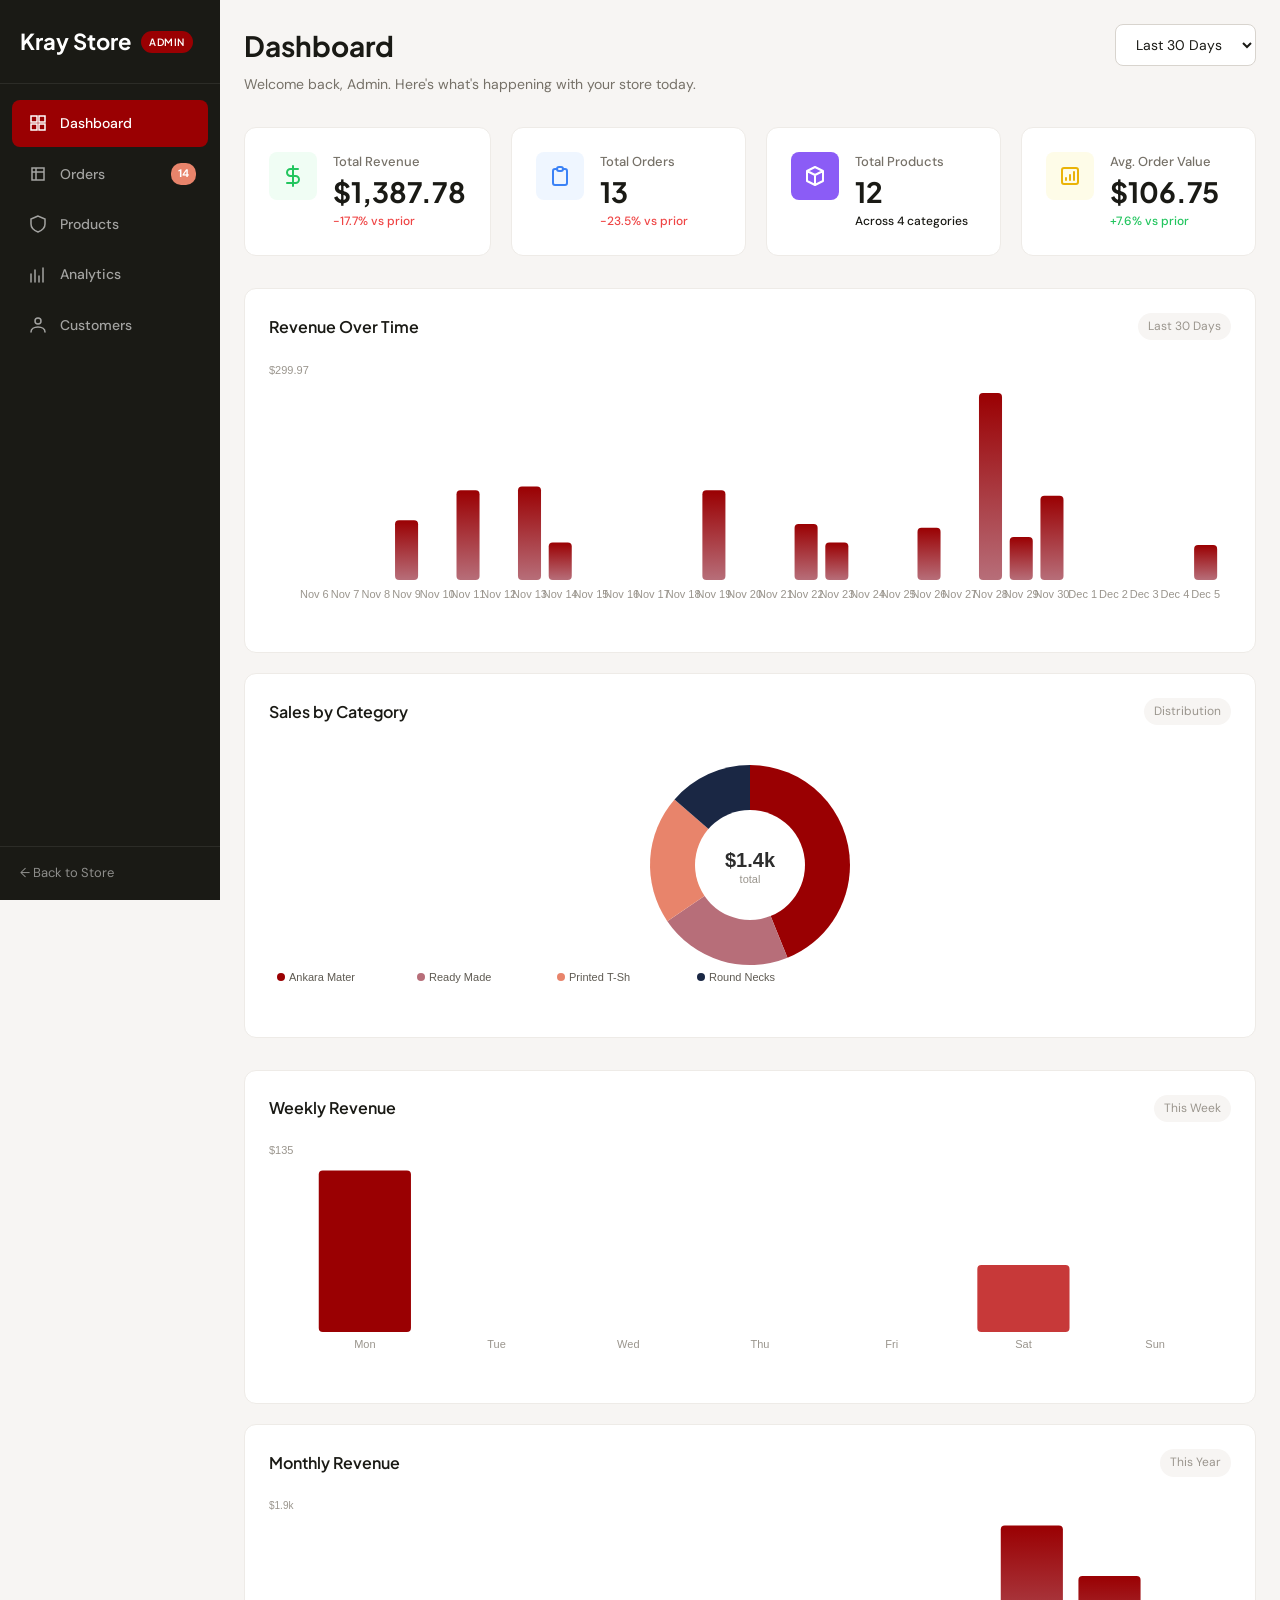
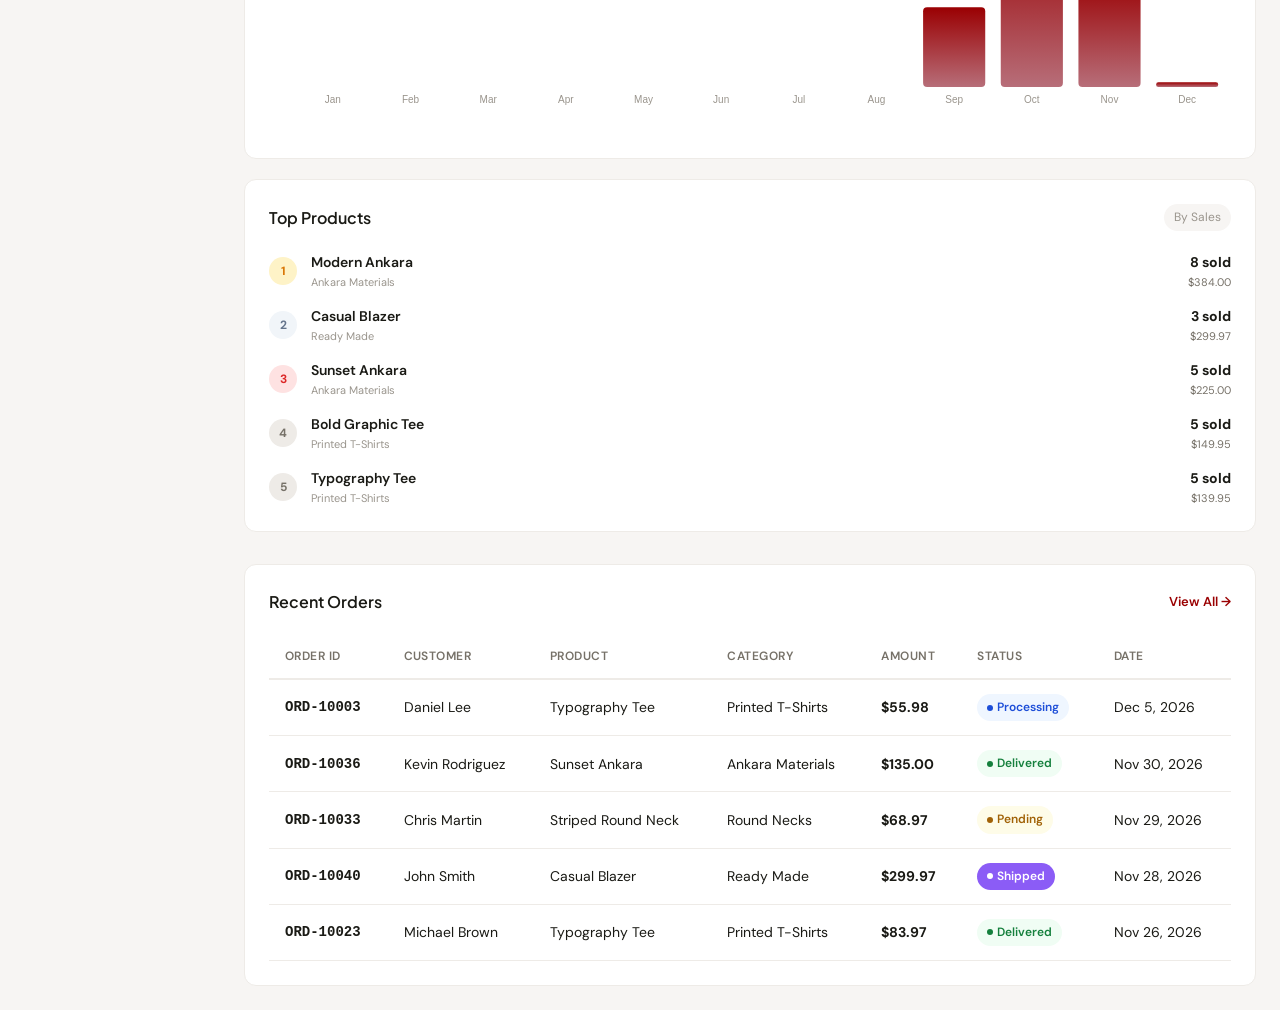
<file: admin.html>
<!DOCTYPE html>
<html lang="en">
<head>
<meta charset="UTF-8"/>
<meta name="viewport" content="width=device-width, initial-scale=1.0"/>
<title>Admin Dashboard — Kray Store</title>
<link rel="icon" type="image/png" href="lOGO%20-%20Favicon.png"/>
<link rel="preconnect" href="https://fonts.googleapis.com"/>
<link rel="preconnect" href="https://fonts.gstatic.com" crossorigin/>
<link href="https://fonts.googleapis.com/css2?family=Plus+Jakarta+Sans:wght@400;500;600;700;800&family=DM+Sans:wght@300;400;500;600&display=swap" rel="stylesheet"/>
<link rel="stylesheet" href="css/admin.css"/>
</head>
<body>

<!-- Sidebar -->
<aside class="sidebar" id="sidebar">
  <div class="sidebar-logo">
    <span>Kray Store</span>
    <span class="badge">Admin</span>
  </div>
  <nav class="sidebar-nav">
    <a href="#" class="nav-item active" data-section="dashboard">
      <svg width="20" height="20" viewBox="0 0 20 20" fill="none"><path d="M3 3h6v6H3V3zm8 0h6v6h-6V3zM3 11h6v6H3v-6zm8 0h6v6h-6v-6z" stroke="currentColor" stroke-width="1.5"/></svg>
      Dashboard
    </a>
    <a href="#" class="nav-item" data-section="orders">
      <svg width="20" height="20" viewBox="0 0 20 20" fill="none"><path d="M4 4h12v12H4V4zm0 4h12M8 4v12" stroke="currentColor" stroke-width="1.5" stroke-linecap="round"/></svg>
      Orders
      <span class="nav-badge" id="newOrdersBadge">0</span>
    </a>
    <a href="#" class="nav-item" data-section="products">
      <svg width="20" height="20" viewBox="0 0 20 20" fill="none"><path d="M10 2L3 5v5c0 3.5 3 6.5 7 8 4-1.5 7-4.5 7-8V5l-7-3z" stroke="currentColor" stroke-width="1.5"/></svg>
      Products
    </a>
    <a href="#" class="nav-item" data-section="analytics">
      <svg width="20" height="20" viewBox="0 0 20 20" fill="none"><path d="M3 17V9M7 17V5M11 17V11M15 17V3" stroke="currentColor" stroke-width="1.5" stroke-linecap="round"/></svg>
      Analytics
    </a>
    <a href="#" class="nav-item" data-section="customers">
      <svg width="20" height="20" viewBox="0 0 20 20" fill="none"><circle cx="10" cy="6" r="3" stroke="currentColor" stroke-width="1.5"/><path d="M3 17c0-3 3-5 7-5s7 2 7 5" stroke="currentColor" stroke-width="1.5" stroke-linecap="round"/></svg>
      Customers
    </a>
  </nav>
  <div class="sidebar-footer">
    <a href="index.html" class="back-link">← Back to Store</a>
  </div>
</aside>

<!-- Mobile sidebar toggle -->
<button class="sidebar-toggle" id="sidebarToggle" aria-label="Toggle sidebar">
  <span></span><span></span><span></span>
</button>

<!-- Main content -->
<main class="main-content" id="mainContent">

  <!-- Dashboard Section -->
  <section class="page-section" id="section-dashboard">
    <div class="section-header">
      <div>
        <h1>Dashboard</h1>
        <p>Welcome back, Admin. Here's what's happening with your store today.</p>
      </div>
      <div class="date-filter">
        <select id="dashPeriod" onchange="updateDashboard()">
          <option value="7">Last 7 Days</option>
          <option value="30" selected>Last 30 Days</option>
          <option value="90">Last 90 Days</option>
          <option value="365">This Year</option>
        </select>
      </div>
    </div>

    <!-- KPI Cards -->
    <div class="kpi-grid">
      <div class="kpi-card">
        <div class="kpi-icon revenue">
          <svg width="24" height="24" viewBox="0 0 24 24" fill="none"><path d="M12 2v20M17 5H9.5a3.5 3.5 0 000 7h5a3.5 3.5 0 010 7H6" stroke="currentColor" stroke-width="2" stroke-linecap="round" stroke-linejoin="round"/></svg>
        </div>
        <div class="kpi-info">
          <p class="kpi-label">Total Revenue</p>
          <p class="kpi-value" id="kpiRevenue">$0.00</p>
          <p class="kpi-change" id="kpiRevenueChange">—</p>
        </div>
      </div>
      <div class="kpi-card">
        <div class="kpi-icon orders">
          <svg width="24" height="24" viewBox="0 0 24 24" fill="none"><path d="M9 5H7a2 2 0 00-2 2v12a2 2 0 002 2h10a2 2 0 002-2V7a2 2 0 00-2-2h-2M9 5a2 2 0 002 2h2a2 2 0 002-2M9 5a2 2 0 012-2h2a2 2 0 012 2" stroke="currentColor" stroke-width="2" stroke-linecap="round"/></svg>
        </div>
        <div class="kpi-info">
          <p class="kpi-label">Total Orders</p>
          <p class="kpi-value" id="kpiOrders">0</p>
          <p class="kpi-change" id="kpiOrdersChange">—</p>
        </div>
      </div>
      <div class="kpi-card">
        <div class="kpi-icon products">
          <svg width="24" height="24" viewBox="0 0 24 24" fill="none"><path d="M20 7l-8-4-8 4m16 0l-8 4m8-4v10l-8 4m0-10L4 7m8 4v10M4 7v10l8 4" stroke="currentColor" stroke-width="2" stroke-linecap="round" stroke-linejoin="round"/></svg>
        </div>
        <div class="kpi-info">
          <p class="kpi-label">Total Products</p>
          <p class="kpi-value" id="kpiProducts">0</p>
          <p class="kpi-change">Across 4 categories</p>
        </div>
      </div>
      <div class="kpi-card">
        <div class="kpi-icon avg">
          <svg width="24" height="24" viewBox="0 0 24 24" fill="none"><path d="M16 8v8m-4-5v5m-4-2v2m-2 4h12a2 2 0 002-2V6a2 2 0 00-2-2H6a2 2 0 00-2 2v12a2 2 0 002 2z" stroke="currentColor" stroke-width="2" stroke-linecap="round"/></svg>
        </div>
        <div class="kpi-info">
          <p class="kpi-label">Avg. Order Value</p>
          <p class="kpi-value" id="kpiAvg">$0.00</p>
          <p class="kpi-change" id="kpiAvgChange">—</p>
        </div>
      </div>
    </div>

    <!-- Charts Row -->
    <div class="charts-row">
      <div class="chart-card wide">
        <div class="chart-header">
          <h3>Revenue Over Time</h3>
          <span class="chart-sub" id="revenuePeriodLabel">Last 30 Days</span>
        </div>
        <canvas id="revenueChart" height="280"></canvas>
      </div>
      <div class="chart-card">
        <div class="chart-header">
          <h3>Sales by Category</h3>
          <span class="chart-sub">Distribution</span>
        </div>
        <canvas id="categoryChart" height="280"></canvas>
      </div>
    </div>

    <!-- Bottom Row -->
    <div class="charts-row">
      <div class="chart-card">
        <div class="chart-header">
          <h3>Weekly Revenue</h3>
          <span class="chart-sub">This Week</span>
        </div>
        <canvas id="weeklyChart" height="250"></canvas>
      </div>
      <div class="chart-card">
        <div class="chart-header">
          <h3>Monthly Revenue</h3>
          <span class="chart-sub">This Year</span>
        </div>
        <canvas id="monthlyChart" height="250"></canvas>
      </div>
      <div class="chart-card">
        <div class="chart-header">
          <h3>Top Products</h3>
          <span class="chart-sub">By Sales</span>
        </div>
        <div class="top-products-list" id="topProductsList"></div>
      </div>
    </div>

    <!-- Recent Orders -->
    <div class="chart-card full">
      <div class="chart-header">
        <h3>Recent Orders</h3>
        <a href="#" class="view-all" data-section="orders">View All →</a>
      </div>
      <div class="table-wrap">
        <table class="data-table">
          <thead>
            <tr>
              <th>Order ID</th>
              <th>Customer</th>
              <th>Product</th>
              <th>Category</th>
              <th>Amount</th>
              <th>Status</th>
              <th>Date</th>
            </tr>
          </thead>
          <tbody id="recentOrdersTable"></tbody>
        </table>
      </div>
    </div>
  </section>

  <!-- Orders Section -->
  <section class="page-section hidden" id="section-orders">
    <div class="section-header">
      <div>
        <h1>Orders</h1>
        <p>Manage and track all customer orders.</p>
      </div>
      <div class="order-actions">
        <input type="text" class="search-input" placeholder="Search orders..." id="orderSearch" oninput="filterOrders()"/>
        <select id="orderStatusFilter" onchange="filterOrders()">
          <option value="all">All Status</option>
          <option value="pending">Pending</option>
          <option value="processing">Processing</option>
          <option value="shipped">Shipped</option>
          <option value="delivered">Delivered</option>
          <option value="cancelled">Cancelled</option>
        </select>
      </div>
    </div>

    <div class="kpi-grid order-kpis">
      <div class="kpi-card small">
        <p class="kpi-label">Pending</p>
        <p class="kpi-value" id="statPending">0</p>
      </div>
      <div class="kpi-card small">
        <p class="kpi-label">Processing</p>
        <p class="kpi-value" id="statProcessing">0</p>
      </div>
      <div class="kpi-card small">
        <p class="kpi-label">Shipped</p>
        <p class="kpi-value" id="statShipped">0</p>
      </div>
      <div class="kpi-card small">
        <p class="kpi-label">Delivered</p>
        <p class="kpi-value" id="statDelivered">0</p>
      </div>
    </div>

    <div class="chart-card full">
      <div class="table-wrap">
        <table class="data-table">
          <thead>
            <tr>
              <th>Order ID</th>
              <th>Customer</th>
              <th>Email</th>
              <th>Product</th>
              <th>Category</th>
              <th>Qty</th>
              <th>Amount</th>
              <th>Status</th>
              <th>Date</th>
              <th>Actions</th>
            </tr>
          </thead>
          <tbody id="allOrdersTable"></tbody>
        </table>
      </div>
    </div>
  </section>

  <!-- Products Section -->
  <section class="page-section hidden" id="section-products">
    <div class="section-header">
      <div>
        <h1>Products</h1>
        <p>Manage your product catalog.</p>
      </div>
      <button class="btn-primary" onclick="openAddProductModal()">+ Add Product</button>
    </div>

    <div class="product-filters">
      <button class="filter-tab active" onclick="filterProducts('all', this)">All Products</button>
      <button class="filter-tab" onclick="filterProducts('printed-tshirts', this)">Printed T-Shirts</button>
      <button class="filter-tab" onclick="filterProducts('ankara-materials', this)">Ankara Materials</button>
      <button class="filter-tab" onclick="filterProducts('ready-made', this)">Ready Made</button>
      <button class="filter-tab" onclick="filterProducts('round-necks', this)">Round Necks</button>
    </div>

    <div class="product-grid" id="productGrid"></div>
  </section>

  <!-- Analytics Section -->
  <section class="page-section hidden" id="section-analytics">
    <div class="section-header">
      <div>
        <h1>Analytics</h1>
        <p>Detailed insights to guide your marketing decisions.</p>
      </div>
    </div>

    <div class="charts-row">
      <div class="chart-card wide">
        <div class="chart-header">
          <h3>Revenue vs Orders Trend</h3>
        </div>
        <canvas id="trendChart" height="300"></canvas>
      </div>
      <div class="chart-card">
        <div class="chart-header">
          <h3>Category Revenue</h3>
        </div>
        <div class="category-bars" id="categoryBars"></div>
      </div>
    </div>

    <div class="charts-row">
      <div class="chart-card">
        <div class="chart-header">
          <h3>Category Performance</h3>
          <span class="chart-sub">Revenue & Orders</span>
        </div>
        <canvas id="catPerfChart" height="280"></canvas>
      </div>
      <div class="chart-card">
        <div class="chart-header">
          <h3>Best Selling Products</h3>
          <span class="chart-sub">All Time</span>
        </div>
        <div class="top-products-list" id="analyticsTopProducts"></div>
      </div>
      <div class="chart-card">
        <div class="chart-header">
          <h3>Order Status Breakdown</h3>
          <span class="chart-sub">Current</span>
        </div>
        <canvas id="statusChart" height="280"></canvas>
      </div>
    </div>

    <div class="insights-grid">
      <div class="insight-card">
        <div class="insight-icon">📈</div>
        <h3>Growth Rate</h3>
        <p class="insight-value" id="growthRate">—</p>
        <p class="insight-desc">vs previous period</p>
      </div>
      <div class="insight-card">
        <div class="insight-icon">🏆</div>
        <h3>Top Category</h3>
        <p class="insight-value" id="topCategory">—</p>
        <p class="insight-desc">highest revenue</p>
      </div>
      <div class="insight-card">
        <div class="insight-icon">🛍️</div>
        <h3>Conversion Rate</h3>
        <p class="insight-value" id="convRate">—</p>
        <p class="insight-desc">orders / visitors</p>
      </div>
      <div class="insight-card">
        <div class="insight-icon">📊</div>
        <h3>Avg. Items/Order</h3>
        <p class="insight-value" id="avgItems">—</p>
        <p class="insight-desc">per transaction</p>
      </div>
    </div>
  </section>

  <!-- Customers Section -->
  <section class="page-section hidden" id="section-customers">
    <div class="section-header">
      <div>
        <h1>Customers</h1>
        <p>View customer information and purchase history.</p>
      </div>
    </div>
    <div class="chart-card full">
      <div class="table-wrap">
        <table class="data-table">
          <thead>
            <tr>
              <th>Customer</th>
              <th>Email</th>
              <th>Orders</th>
              <th>Total Spent</th>
              <th>Last Order</th>
              <th>Favorite Category</th>
            </tr>
          </thead>
          <tbody id="customersTable"></tbody>
        </table>
      </div>
    </div>
  </section>

</main>

<!-- Add/Edit Product Modal -->
<div class="modal-overlay" id="productModal">
  <div class="modal">
    <div class="modal-header">
      <h2 id="modalTitle">Add New Product</h2>
      <button class="modal-close" onclick="closeProductModal()">✕</button>
    </div>
    <form id="productForm" onsubmit="saveProduct(event)">
      <input type="hidden" id="editProductId"/>
      <div class="form-row">
        <div class="field-group">
          <label>Product Name *</label>
          <input type="text" id="prodName" placeholder="e.g. Classic Logo Tee" required/>
        </div>
        <div class="field-group">
          <label>Category *</label>
          <select id="prodCategory" required>
            <option value="">Select category</option>
            <option value="printed-tshirts">Printed T-Shirts</option>
            <option value="ankara-materials">Ankara Materials</option>
            <option value="ready-made">Ready Made</option>
            <option value="round-necks">Round Necks</option>
          </select>
        </div>
      </div>
      <div class="form-row">
        <div class="field-group">
          <label>Price ($) *</label>
          <input type="number" id="prodPrice" step="0.01" min="0" placeholder="29.99" required/>
        </div>
        <div class="field-group">
          <label>Stock Quantity *</label>
          <input type="number" id="prodStock" min="0" placeholder="100" required/>
        </div>
      </div>
      <div class="form-group">
        <label>Product Image</label>
        <div class="image-upload" id="imageUpload" onclick="document.getElementById('prodImageFile').click()">
          <div class="image-preview" id="imagePreview">
            <svg width="32" height="32" viewBox="0 0 24 24" fill="none"><path d="M12 5v14M5 12h14" stroke="currentColor" stroke-width="2" stroke-linecap="round"/></svg>
            <span>Click to upload image</span>
          </div>
        </div>
        <input type="file" id="prodImageFile" accept="image/*" style="display:none" onchange="handleImageUpload(event)"/>
        <button type="button" class="btn-remove-img" id="removeImgBtn" onclick="removeImage()" style="display:none">Remove image</button>
      </div>
      <div class="form-group">
        <label>Description</label>
        <textarea id="prodDesc" rows="3" placeholder="Product description..."></textarea>
      </div>
      <div class="modal-actions">
        <button type="button" class="btn-ghost" onclick="closeProductModal()">Cancel</button>
        <button type="submit" class="btn-primary">Save Product</button>
      </div>
    </form>
  </div>
</div>

<!-- Order Detail Modal -->
<div class="modal-overlay" id="orderModal">
  <div class="modal modal-lg">
    <div class="modal-header">
      <h2>Order Details</h2>
      <button class="modal-close" onclick="closeOrderModal()">✕</button>
    </div>
    <div id="orderDetailContent"></div>
  </div>
</div>

<script src="js/admin.js"></script>
</body>
</html>
</file>
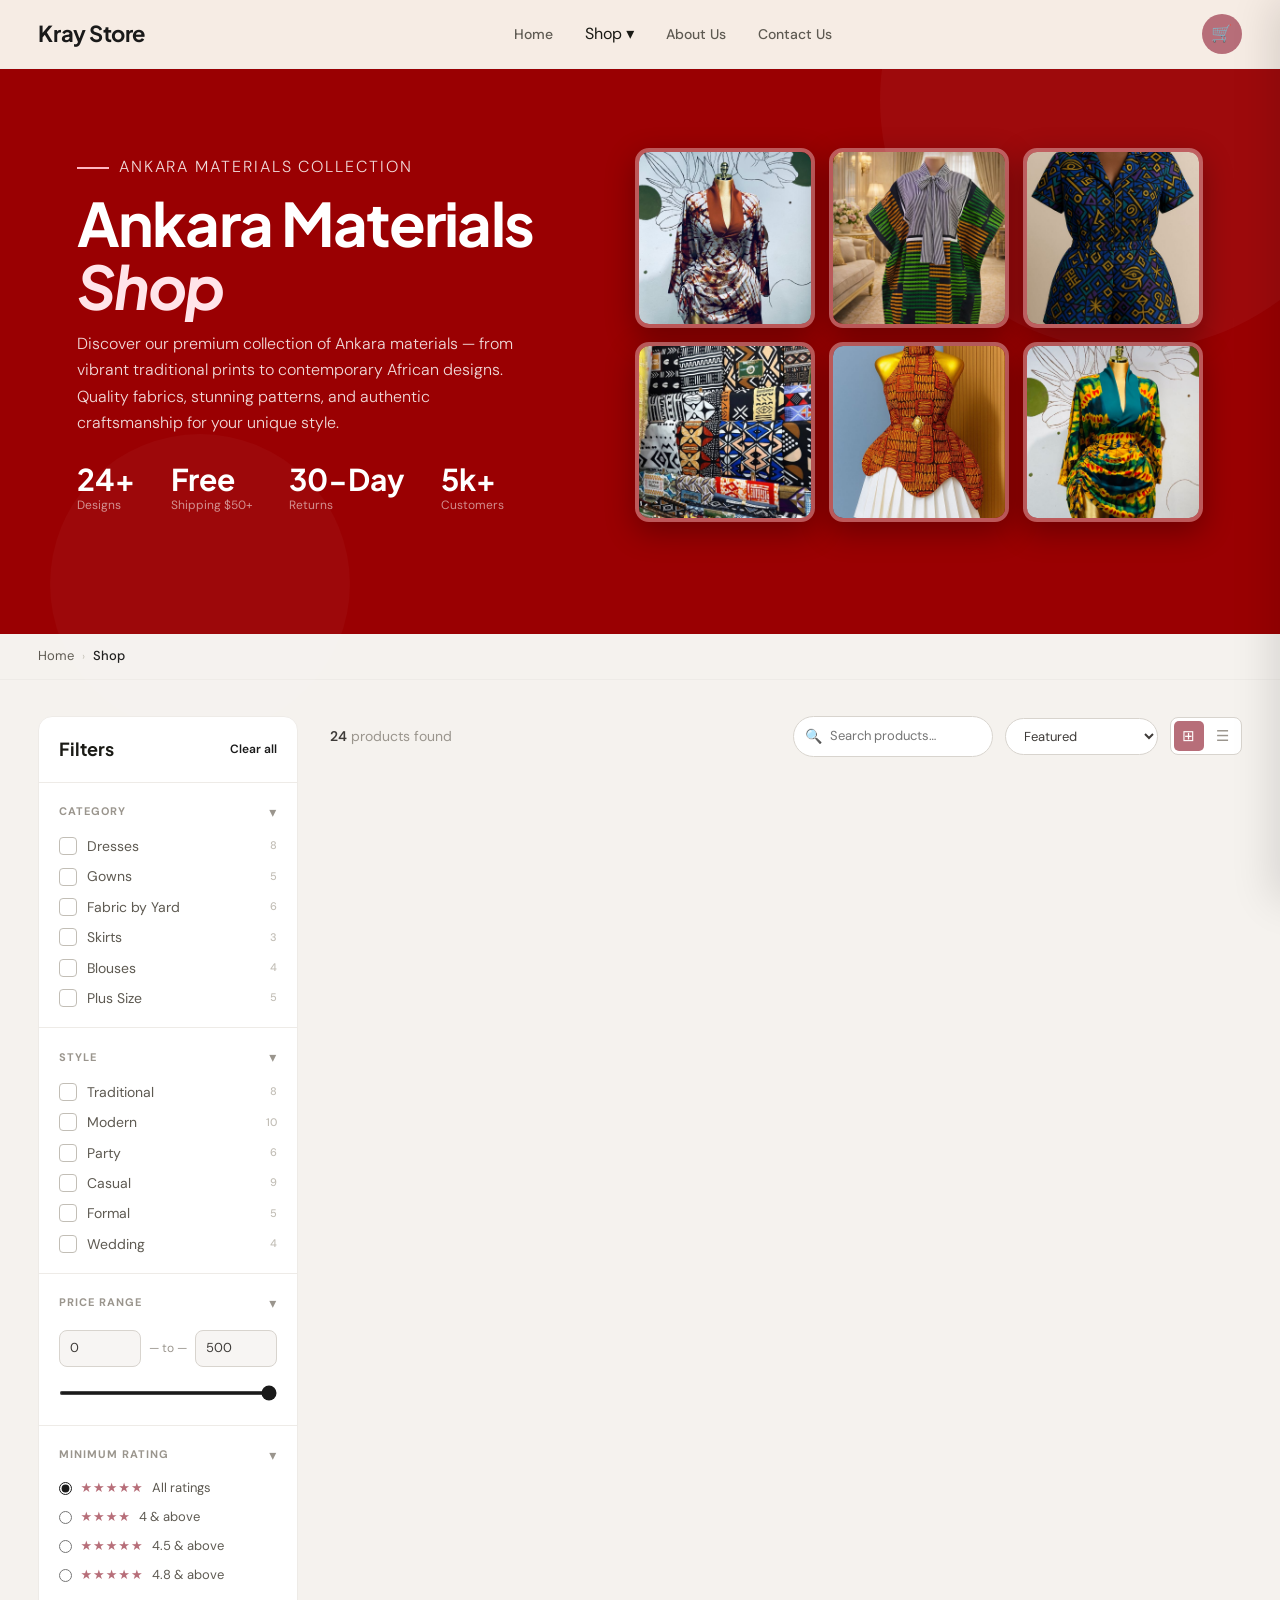
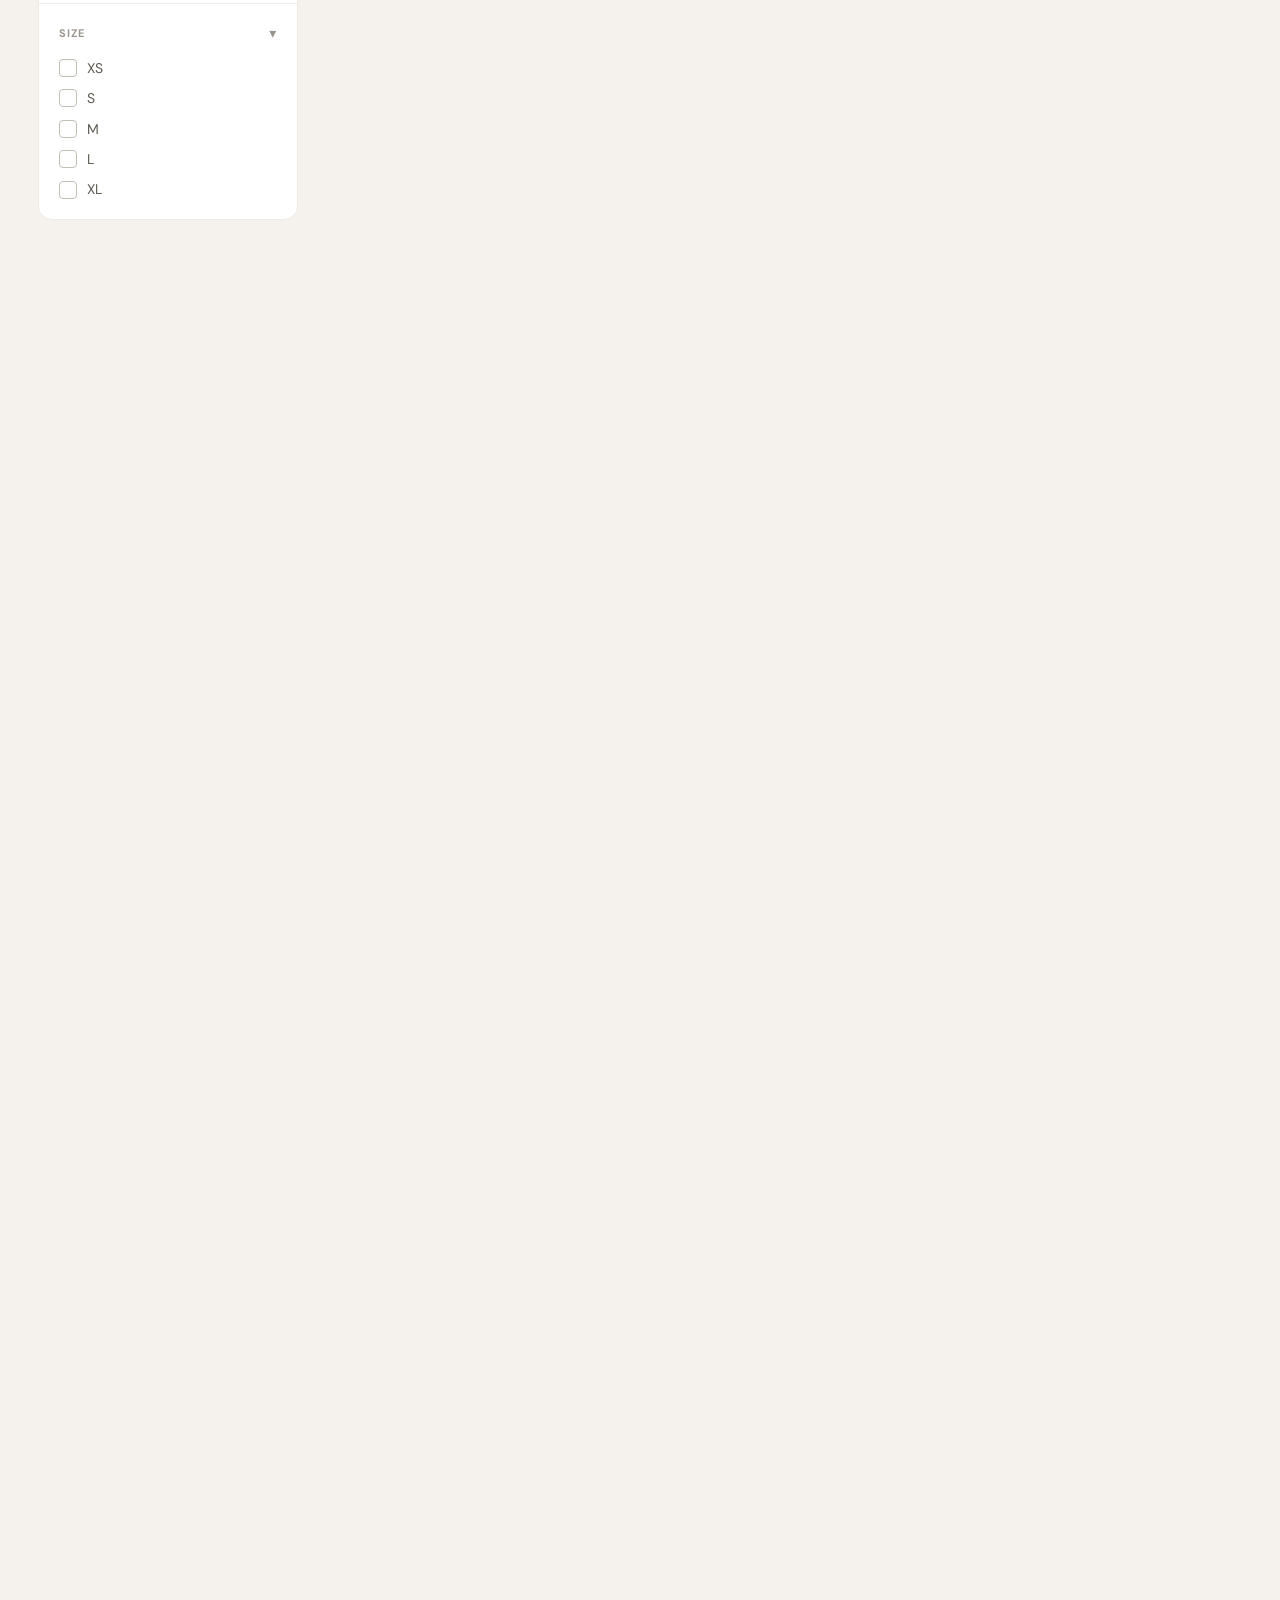
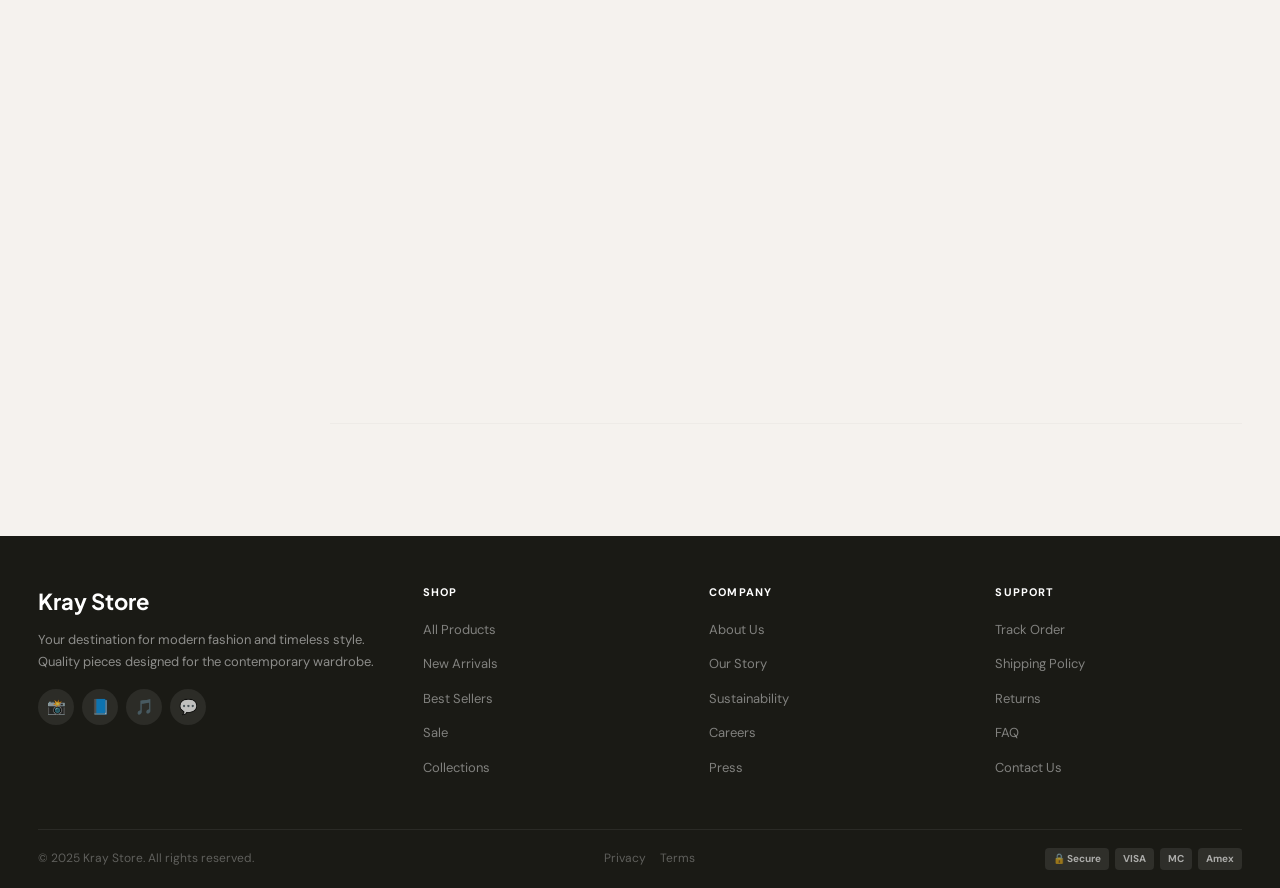
<file: ankara-shop.html>
<!DOCTYPE html>
<html lang="en">
<head>
<meta charset="UTF-8"/>
<meta name="viewport" content="width=device-width, initial-scale=1.0"/>
<title>Ankara Materials — Kray Store | Premium African Prints</title>
<link rel="icon" type="image/png" href="lOGO%20-%20Favicon.png"/>
<meta name="description" content="Shop Kray Store's exquisite Ankara materials collection — vibrant African prints, premium fabrics, unique patterns. Free shipping on orders over $50. Easy returns."/>
<link rel="preconnect" href="https://fonts.googleapis.com"/>
<link rel="preconnect" href="https://fonts.gstatic.com" crossorigin/>
<link href="https://fonts.googleapis.com/css2?family=Plus+Jakarta+Sans:wght@400;500;600;700;800&family=DM+Sans:wght@300;400;500;600&display=swap" rel="stylesheet"/>
<link rel="stylesheet" href="css/ankara-shop.css"/>
</head>
<body>

<header>
  <nav class="nav" id="mainNav">
    <div class="nav-inner">
      <a href="index.html" class="nav-logo">
        <span>Kray Store</span>
      </a>
      <div class="nav-links">
        <a href="index.html">Home</a>
        <div class="nav-dropdown">
          <span class="nav-dropdown-trigger active">Shop ▾</span>
          <div class="nav-dropdown-menu">
<a href="t-shirt-shop.html">Printed Shirts</a>
            <a href="ankara-shop.html">Ankara Materials</a>
            <a href="ready-made.html">Ready Made</a>
            <a href="round-neck.html">Round Necks</a>
          </div>
        </div>
        <a href="tmj-foods-about.html">About Us</a>
        <a href="tmj-foods-contact.html">Contact Us</a>
      </div>
      <div class="nav-actions">
        <button class="nav-cart-btn" onclick="openCart()" aria-label="Open cart">
          🛒
          <span class="cart-badge" id="cartBadge">0</span>
        </button>
        <button class="hamburger" onclick="toggleMobileNav()" aria-label="Open menu">
          <span></span><span></span><span></span>
        </button>
      </div>
    </div>
  </nav>
  <nav class="mobile-nav" id="mobileNav">
    <a href="index.html">Home</a>
    <div class="mobile-dropdown">
      <a href="#" class="mobile-dropdown-trigger">Shop ▾</a>
      <div class="mobile-dropdown-menu">
<a href="t-shirt-shop.html">Printed Shirts</a>
            <a href="ankara-shop.html">Ankara Materials</a>
            <a href="ready-made.html">Ready Made</a>
            <a href="round-neck.html">Round Necks</a>
          </div>
        </div>
        <a href="tmj-foods-about.html">About Us</a>
        <a href="tmj-foods-contact.html">Contact Us</a>
      </div>
      <div class="nav-actions">
        <button class="nav-cart-btn" onclick="openCart()" aria-label="Open cart">
          🛒
          <span class="cart-badge" id="cartBadge">0</span>
        </button>
        <button class="hamburger" onclick="toggleMobileNav()" aria-label="Open menu">
          <span></span><span></span><span></span>
        </button>
      </div>
    </div>
  </nav>
  <nav class="mobile-nav" id="mobileNav">
    <a href="index.html">Home</a>
    <div class="mobile-dropdown">
      <a href="#" class="mobile-dropdown-trigger">Shop ▾</a>
      <div class="mobile-dropdown-menu">
        <a href="t-shirt-shop.html">Printed Shirts</a>
        <a href="ankara-shop.html">Ankara Materials</a>
        <a href="ready-made.html">Ready Made</a>
        <a href="round-neck.html">Round Necks</a>
      </div>
    </div>
    </div>
    <a href="tmj-foods-about.html">About Us</a>
    <a href="tmj-foods-contact.html">Contact Us</a>
  </nav>
</header>

<section class="shop-hero">
  <div class="shop-hero-inner">
    <div>
      <p class="shop-hero-eyebrow">Ankara Materials Collection</p>
      <h1>Ankara Materials<br><em>Shop</em></h1>
      <p>Discover our premium collection of Ankara materials — from vibrant traditional prints to contemporary African designs. Quality fabrics, stunning patterns, and authentic craftsmanship for your unique style.</p>
      <div class="shop-hero-stats">
        <div class="hero-stat"><div class="num">24+</div><div class="lbl">Designs</div></div>
        <div class="hero-stat"><div class="num">Free</div><div class="lbl">Shipping $50+</div></div>
        <div class="hero-stat"><div class="num">30-Day</div><div class="lbl">Returns</div></div>
        <div class="hero-stat"><div class="num">5k+</div><div class="lbl">Customers</div></div>
      </div>
    </div>
    <div class="shop-hero-packs" aria-hidden="true">
      <img src="img/Adunni dress in another gorgeous print_.jpg" alt="Ankara 1" class="mini-pack" style="animation-delay:.1s">
      <img src="img/Ankara and stripe butterfly gown.jpg" alt="Ankara 2" class="mini-pack" style="animation-delay:.2s">
      <img src="img/Blue Empress.jpg" alt="Ankara 3" class="mini-pack" style="animation-delay:.3s">
      <img src="img/download (14).jpg" alt="Ankara 4" class="mini-pack" style="animation-delay:.4s">
      <img src="img/Elegant Ankara Halter Dress – Chic African Print with Pleated Skirt.jpg" alt="Ankara 5" class="mini-pack" style="animation-delay:.5s">
      <img src="img/Soft girl outfit.jpg" alt="Ankara 6" class="mini-pack" style="animation-delay:.6s">
    </div>
  </div>
</section>

<nav class="breadcrumb" aria-label="Breadcrumb">
  <div class="breadcrumb-inner">
    <a href="index.html">Home</a>
    <span class="breadcrumb-sep">›</span>
    <span class="breadcrumb-current">Shop</span>
  </div>
</nav>

<div class="container">
  <div class="shop-layout" id="shopLayout">

    <aside class="sidebar" id="sidebar">
      <div class="sidebar-head">
        <h3>Filters</h3>
        <span class="clear-filters" onclick="clearAllFilters()">Clear all</span>
      </div>

      <div class="filter-group">
        <div class="filter-group-label" onclick="toggleGroup(this)">
          Category <span>▾</span>
        </div>
        <div class="filter-check-list" id="catFilters">
          <label class="filter-check"><input type="checkbox" value="dress" onchange="applyFilters()"><div class="check-box"></div>Dresses <span class="count">8</span></label>
          <label class="filter-check"><input type="checkbox" value="gown" onchange="applyFilters()"><div class="check-box"></div>Gowns <span class="count">5</span></label>
          <label class="filter-check"><input type="checkbox" value="fabric" onchange="applyFilters()"><div class="check-box"></div>Fabric by Yard <span class="count">6</span></label>
          <label class="filter-check"><input type="checkbox" value="skirt" onchange="applyFilters()"><div class="check-box"></div>Skirts <span class="count">3</span></label>
          <label class="filter-check"><input type="checkbox" value="blouse" onchange="applyFilters()"><div class="check-box"></div>Blouses <span class="count">4</span></label>
          <label class="filter-check"><input type="checkbox" value="plus" onchange="applyFilters()"><div class="check-box"></div>Plus Size <span class="count">5</span></label>
        </div>
      </div>

      <div class="filter-group">
        <div class="filter-group-label" onclick="toggleGroup(this)">
          Style <span>▾</span>
        </div>
        <div class="filter-check-list" id="goalFilters">
          <label class="filter-check"><input type="checkbox" value="traditional" onchange="applyFilters()"><div class="check-box"></div>Traditional <span class="count">8</span></label>
          <label class="filter-check"><input type="checkbox" value="modern" onchange="applyFilters()"><div class="check-box"></div>Modern <span class="count">10</span></label>
          <label class="filter-check"><input type="checkbox" value="party" onchange="applyFilters()"><div class="check-box"></div>Party <span class="count">6</span></label>
          <label class="filter-check"><input type="checkbox" value="casual" onchange="applyFilters()"><div class="check-box"></div>Casual <span class="count">9</span></label>
          <label class="filter-check"><input type="checkbox" value="formal" onchange="applyFilters()"><div class="check-box"></div>Formal <span class="count">5</span></label>
          <label class="filter-check"><input type="checkbox" value="wedding" onchange="applyFilters()"><div class="check-box"></div>Wedding <span class="count">4</span></label>
        </div>
      </div>

      <div class="filter-group">
        <div class="filter-group-label" onclick="toggleGroup(this)">
          Price Range <span>▾</span>
        </div>
        <div class="price-range-wrap">
          <div class="price-inputs">
            <input class="price-inp" type="number" id="minPrice" placeholder="$0" value="0" min="0" onchange="applyFilters()"/>
            <span class="price-sep">— to —</span>
            <input class="price-inp" type="number" id="maxPrice" placeholder="$500" value="500" max="500" onchange="applyFilters()"/>
          </div>
          <input type="range" class="price-slider" id="priceSlider" min="0" max="500" value="500" oninput="document.getElementById('maxPrice').value=this.value;applyFilters()"/>
        </div>
      </div>

      <div class="filter-group">
        <div class="filter-group-label" onclick="toggleGroup(this)">
          Minimum Rating <span>▾</span>
        </div>
        <div class="rating-filter">
          <label class="rating-row"><input type="radio" name="rating" value="0" checked onchange="applyFilters()"> <span class="rating-stars">★★★★★</span> All ratings</label>
          <label class="rating-row"><input type="radio" name="rating" value="4" onchange="applyFilters()"> <span class="rating-stars">★★★★</span> 4 &amp; above</label>
          <label class="rating-row"><input type="radio" name="rating" value="4.5" onchange="applyFilters()"> <span class="rating-stars">★★★★★</span> 4.5 &amp; above</label>
          <label class="rating-row"><input type="radio" name="rating" value="4.8" onchange="applyFilters()"> <span class="rating-stars">★★★★★</span> 4.8 &amp; above</label>
        </div>
      </div>

      <div class="filter-group">
        <div class="filter-group-label" onclick="toggleGroup(this)">
          Size <span>▾</span>
        </div>
        <div class="filter-check-list">
          <label class="filter-check"><input type="checkbox" value="xs" onchange="applyFilters()"><div class="check-box"></div>XS</label>
          <label class="filter-check"><input type="checkbox" value="s" onchange="applyFilters()"><div class="check-box"></div>S</label>
          <label class="filter-check"><input type="checkbox" value="m" onchange="applyFilters()"><div class="check-box"></div>M</label>
          <label class="filter-check"><input type="checkbox" value="l" onchange="applyFilters()"><div class="check-box"></div>L</label>
          <label class="filter-check"><input type="checkbox" value="xl" onchange="applyFilters()"><div class="check-box"></div>XL</label>
        </div>
      </div>
    </aside>

    <main class="shop-main">
      <div class="shop-toolbar">
        <div style="display:flex;align-items:center;gap:12px;flex-wrap:wrap">
          <button class="filter-toggle" id="filterToggle" onclick="toggleSidebar()">
            ☰ Filters
          </button>
          <p class="results-count"><strong id="resultCount">24</strong> products found</p>
        </div>
        <div class="toolbar-right">
          <div class="search-bar">
            <span class="icon">🔍</span>
            <input type="text" placeholder="Search products…" id="searchInput" oninput="applyFilters()" aria-label="Search products"/>
          </div>
          <select class="sort-select" id="sortSelect" onchange="applyFilters()" aria-label="Sort products">
            <option value="featured">Featured</option>
            <option value="price-asc">Price: Low → High</option>
            <option value="price-desc">Price: High → Low</option>
            <option value="rating">Highest Rated</option>
            <option value="newest">Newest</option>
            <option value="popular">Most Popular</option>
          </select>
          <div class="view-toggle" role="group" aria-label="View mode">
            <button class="view-btn active" id="gridViewBtn" onclick="setView('grid')" title="Grid view">⊞</button>
            <button class="view-btn" id="listViewBtn" onclick="setView('list')" title="List view">☰</button>
          </div>
        </div>
      </div>

      <div class="active-filters" id="activeFilters"></div>
      <div class="products-grid" id="productsGrid"></div>

      <div class="no-results" id="noResults" style="display:none">
        <div class="icon">🔍</div>
        <h3>No products found</h3>
        <p>Try adjusting your filters or search term to find what you're looking for.</p>
        <button class="checkout-btn" style="max-width:200px;margin:0 auto" onclick="clearAllFilters()">Clear Filters</button>
      </div>

      <div class="pagination" id="pagination" role="navigation" aria-label="Shop pagination"></div>
    </main>

  </div>
</div>

<div class="qv-overlay" id="qvOverlay" onclick="handleQvOverlayClick(event)">
  <div class="qv-modal" id="qvModal" role="dialog" aria-modal="true" aria-labelledby="qvModalName">
    <button class="qv-close" onclick="closeQuickView()" aria-label="Close quick view">✕</button>
    <div class="qv-left" id="qvLeft">
      <div id="qvBadge"></div>
      <div class="qv-pack-wrap" id="qvPackWrap"></div>
      <div class="qv-img-nav" id="qvImgNav">
        <div class="qv-dot active" onclick="qvDot(this,0)"></div>
        <div class="qv-dot" onclick="qvDot(this,1)"></div>
        <div class="qv-dot" onclick="qvDot(this,2)"></div>
      </div>
    </div>
    <div class="qv-right" id="qvRight">
      <p class="qv-eyebrow" id="qvCategory"></p>
      <h2 class="qv-name" id="qvModalName"></h2>
      <div class="qv-rating-row">
        <span class="qv-stars" id="qvStars"></span>
        <span class="qv-rating-num" id="qvRatingNum"></span>
        <span class="qv-reviews" id="qvReviews"></span>
        <span class="qv-verified">✓ Verified</span>
      </div>
      <div class="qv-price-row">
        <span class="qv-price" id="qvPrice"></span>
        <span class="qv-old-price" id="qvOldPrice" style="display:none"></span>
        <span class="qv-save" id="qvSave" style="display:none"></span>
        <span class="qv-weight" id="qvWeight"></span>
      </div>
      <p class="qv-short-desc" id="qvDesc"></p>
      <div class="qv-tabs" role="tablist">
        <button class="qv-tab active" role="tab" onclick="qvSwitchTab(this,'benefits')">Benefits</button>
        <button class="qv-tab" role="tab" onclick="qvSwitchTab(this,'nutrition')">Nutrition</button>
        <button class="qv-tab" role="tab" onclick="qvSwitchTab(this,'howto')">How to Use</button>
        <button class="qv-tab" role="tab" onclick="qvSwitchTab(this,'reviews')">Reviews</button>
      </div>
      <div class="qv-tab-content active" id="tab-benefits">
        <div class="qv-benefits" id="qvBenefits"></div>
      </div>
      <div class="qv-tab-content" id="tab-nutrition">
        <div class="qv-nutrition" id="qvNutrition"></div>
        <p style="font-size:11px;color:var(--gray-300);margin-top:6px">Per 100g serving. Values are approximate.</p>
      </div>
      <div class="qv-tab-content" id="tab-howto">
        <p class="qv-usage" id="qvUsage"></p>
        <ul class="qv-usage-steps" id="qvUsageSteps"></ul>
      </div>
      <div class="qv-tab-content" id="tab-reviews">
        <div class="qv-review-summary" id="qvReviewSummary"></div>
        <div id="qvReviewCards"></div>
      </div>
      <div class="qv-action-row">
        <div class="qv-qty">
          <button class="qv-qty-btn" onclick="changeQvQty(-1)" aria-label="Decrease">−</button>
          <span class="qv-qty-num" id="qvQtyNum">1</span>
          <button class="qv-qty-btn" onclick="changeQvQty(1)" aria-label="Increase">+</button>
        </div>
        <button class="qv-atc" id="qvAtcBtn" onclick="qvAddToCart()">🛒 Add to Cart</button>
        <button class="qv-wishlist" id="qvWishlistBtn" onclick="qvToggleWishlist()" aria-label="Add to wishlist">🤍</button>
      </div>
      <div class="qv-trust">
        <div class="qv-trust-item"><span>🔒</span><span>Secure checkout</span></div>
        <div class="qv-trust-item"><span>🚚</span><span>Free shipping $50+</span></div>
        <div class="qv-trust-item"><span>↩️</span><span>30-day returns</span></div>
        <div class="qv-trust-item"><span>✅</span><span>Authenticity guaranteed</span></div>
      </div>
    </div>
  </div>
</div>

<div class="cart-overlay" id="cartOverlay" onclick="closeCart()"></div>
<aside class="cart-drawer" id="cartDrawer" aria-label="Shopping cart">
  <div class="cart-head">
    <h2>Your Cart 🛒</h2>
    <button class="cart-close" onclick="closeCart()" aria-label="Close cart">✕</button>
  </div>
  <div class="free-ship-bar">
    <p id="shipMsg">Add <strong id="shipLeft">$50</strong> more for free shipping!</p>
    <div class="ship-progress"><div class="ship-fill" id="shipFill" style="width:0%"></div></div>
  </div>
  <div class="cart-items" id="cartItems">
    <div class="cart-empty">
      <div class="icon">🛒</div>
      <h3>Your cart is empty</h3>
      <p>Add some items to get started on your style journey.</p>
    </div>
  </div>
  <div class="cart-footer">
    <div class="cart-promo">
      <input class="promo-input" type="text" placeholder="Promo code" id="promoInput"/>
      <button class="promo-btn" onclick="applyPromo()">Apply</button>
    </div>
    <div class="cart-totals" id="cartTotals"></div>
    <button class="checkout-btn" onclick="checkout()">
      Secure Checkout
      <svg width="16" height="16" viewBox="0 0 16 16" fill="none"><path d="M3 8h10M9 4l4 4-4 4" stroke="currentColor" stroke-width="1.8" stroke-linecap="round" stroke-linejoin="round"/></svg>
    </button>
    <p class="secure-note">🔒 Secured by Paystack · Free returns</p>
  </div>
</aside>

<footer class="footer">
  <div class="container">
    <div class="footer-grid">
      <div class="footer-brand">
        <div class="logo">
          <span>Kray Store</span>
        </div>
        <p>Your destination for modern fashion and timeless style. Quality pieces designed for the contemporary wardrobe.</p>
        <div class="footer-social">
          <a href="#" class="soc-btn" aria-label="Instagram">📸</a>
          <a href="#" class="soc-btn" aria-label="Facebook">📘</a>
          <a href="#" class="soc-btn" aria-label="TikTok">🎵</a>
          <a href="#" class="soc-btn" aria-label="WhatsApp">💬</a>
        </div>
      </div>
      <div class="footer-col">
        <h4>Shop</h4>
        <ul>
          <li><a href="t-shirt-shop.html">All Products</a></li>
          <li><a href="#">New Arrivals</a></li>
          <li><a href="#">Best Sellers</a></li>
          <li><a href="#">Sale</a></li>
          <li><a href="#">Collections</a></li>
        </ul>
      </div>
      <div class="footer-col">
        <h4>Company</h4>
        <ul>
          <li><a href="tmj-foods-about.html">About Us</a></li>
          <li><a href="#">Our Story</a></li>
          <li><a href="#">Sustainability</a></li>
          <li><a href="#">Careers</a></li>
          <li><a href="#">Press</a></li>
        </ul>
      </div>
      <div class="footer-col">
        <h4>Support</h4>
        <ul>
          <li><a href="#">Track Order</a></li>
          <li><a href="#">Shipping Policy</a></li>
          <li><a href="#">Returns</a></li>
          <li><a href="#">FAQ</a></li>
          <li><a href="tmj-foods-contact.html">Contact Us</a></li>
        </ul>
      </div>
    </div>
    <div class="footer-bottom">
      <span>© 2025 Kray Store. All rights reserved.</span>
      <div style="display:flex;gap:14px"><a href="#">Privacy</a><a href="#">Terms</a></div>
      <div class="pay-logos">
        <span class="pay-logo">🔒 Secure</span>
        <span class="pay-logo">VISA</span>
        <span class="pay-logo">MC</span>
        <span class="pay-logo">Amex</span>
      </div>
    </div>
  </div>
</footer>



<div class="toast-stack" id="toastStack"></div>

<script src="js/ankara-shop.js"></script>
</body>
</html>
</file>
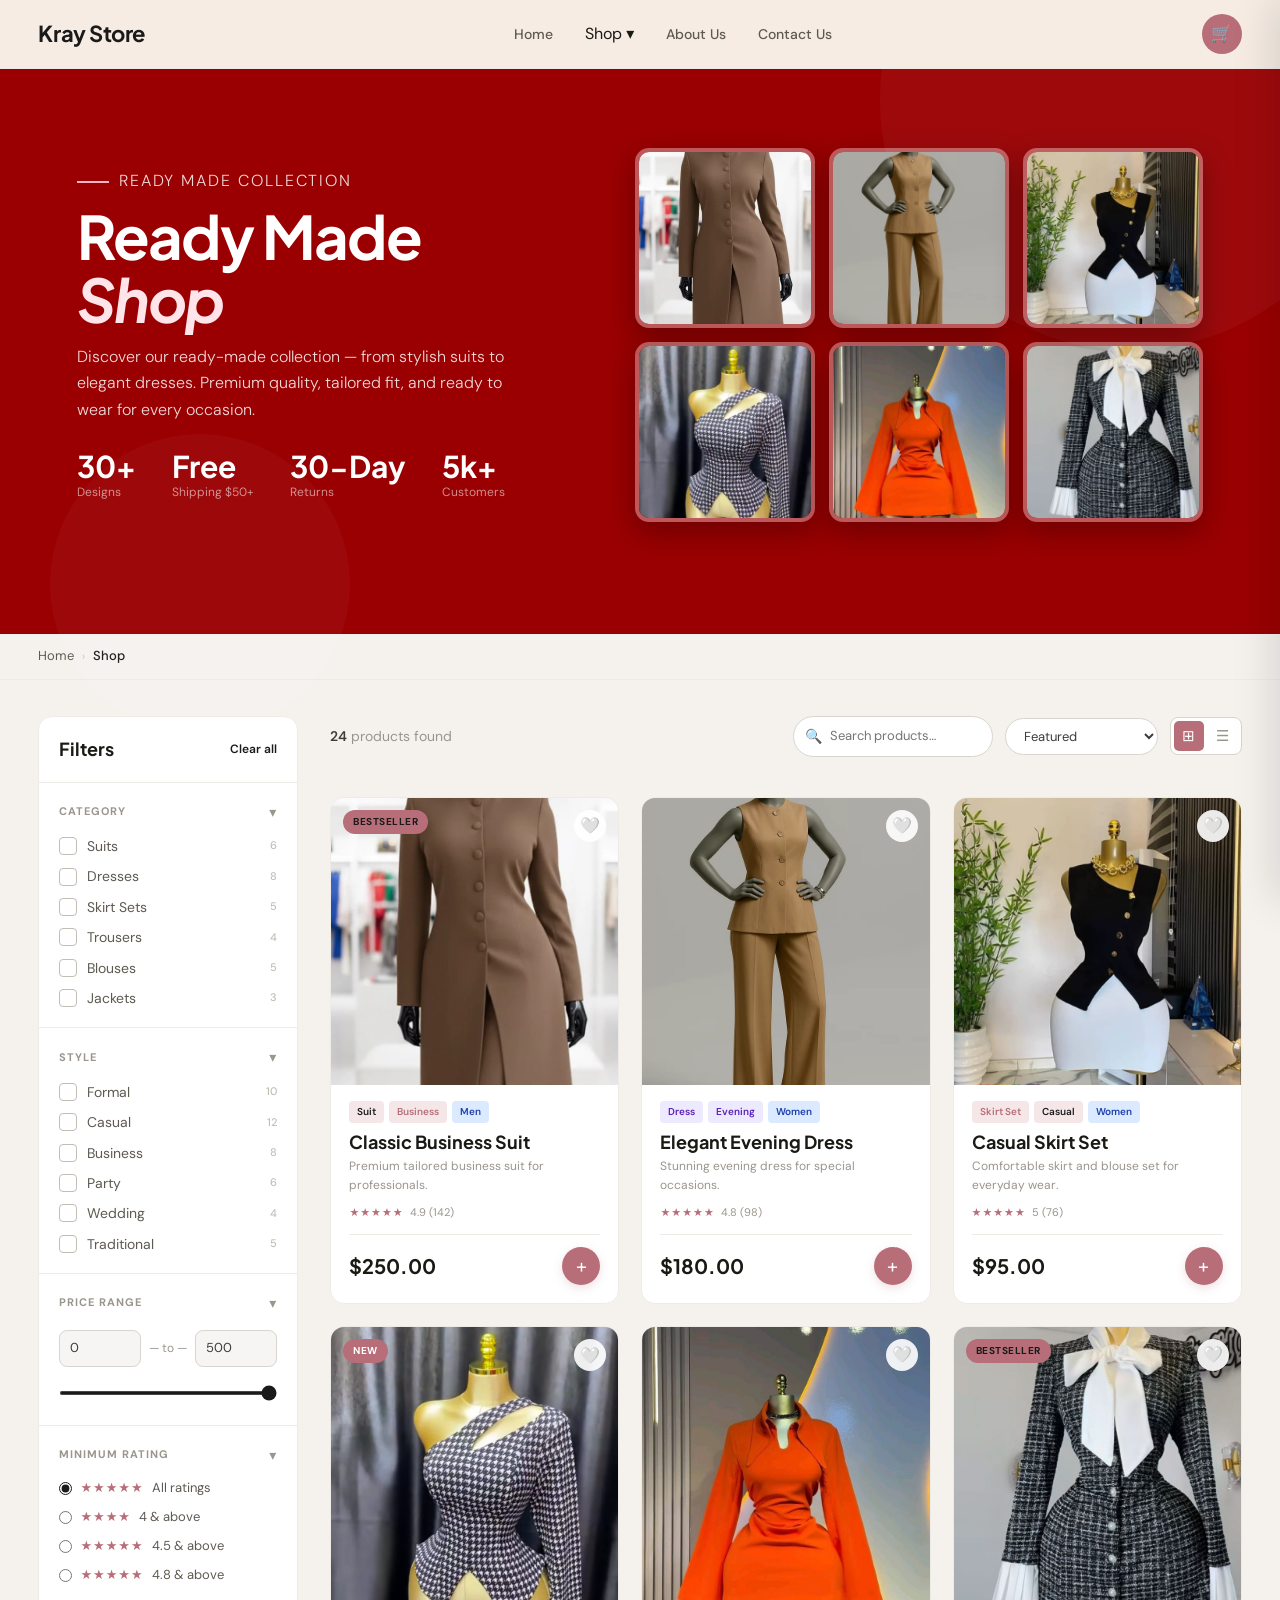
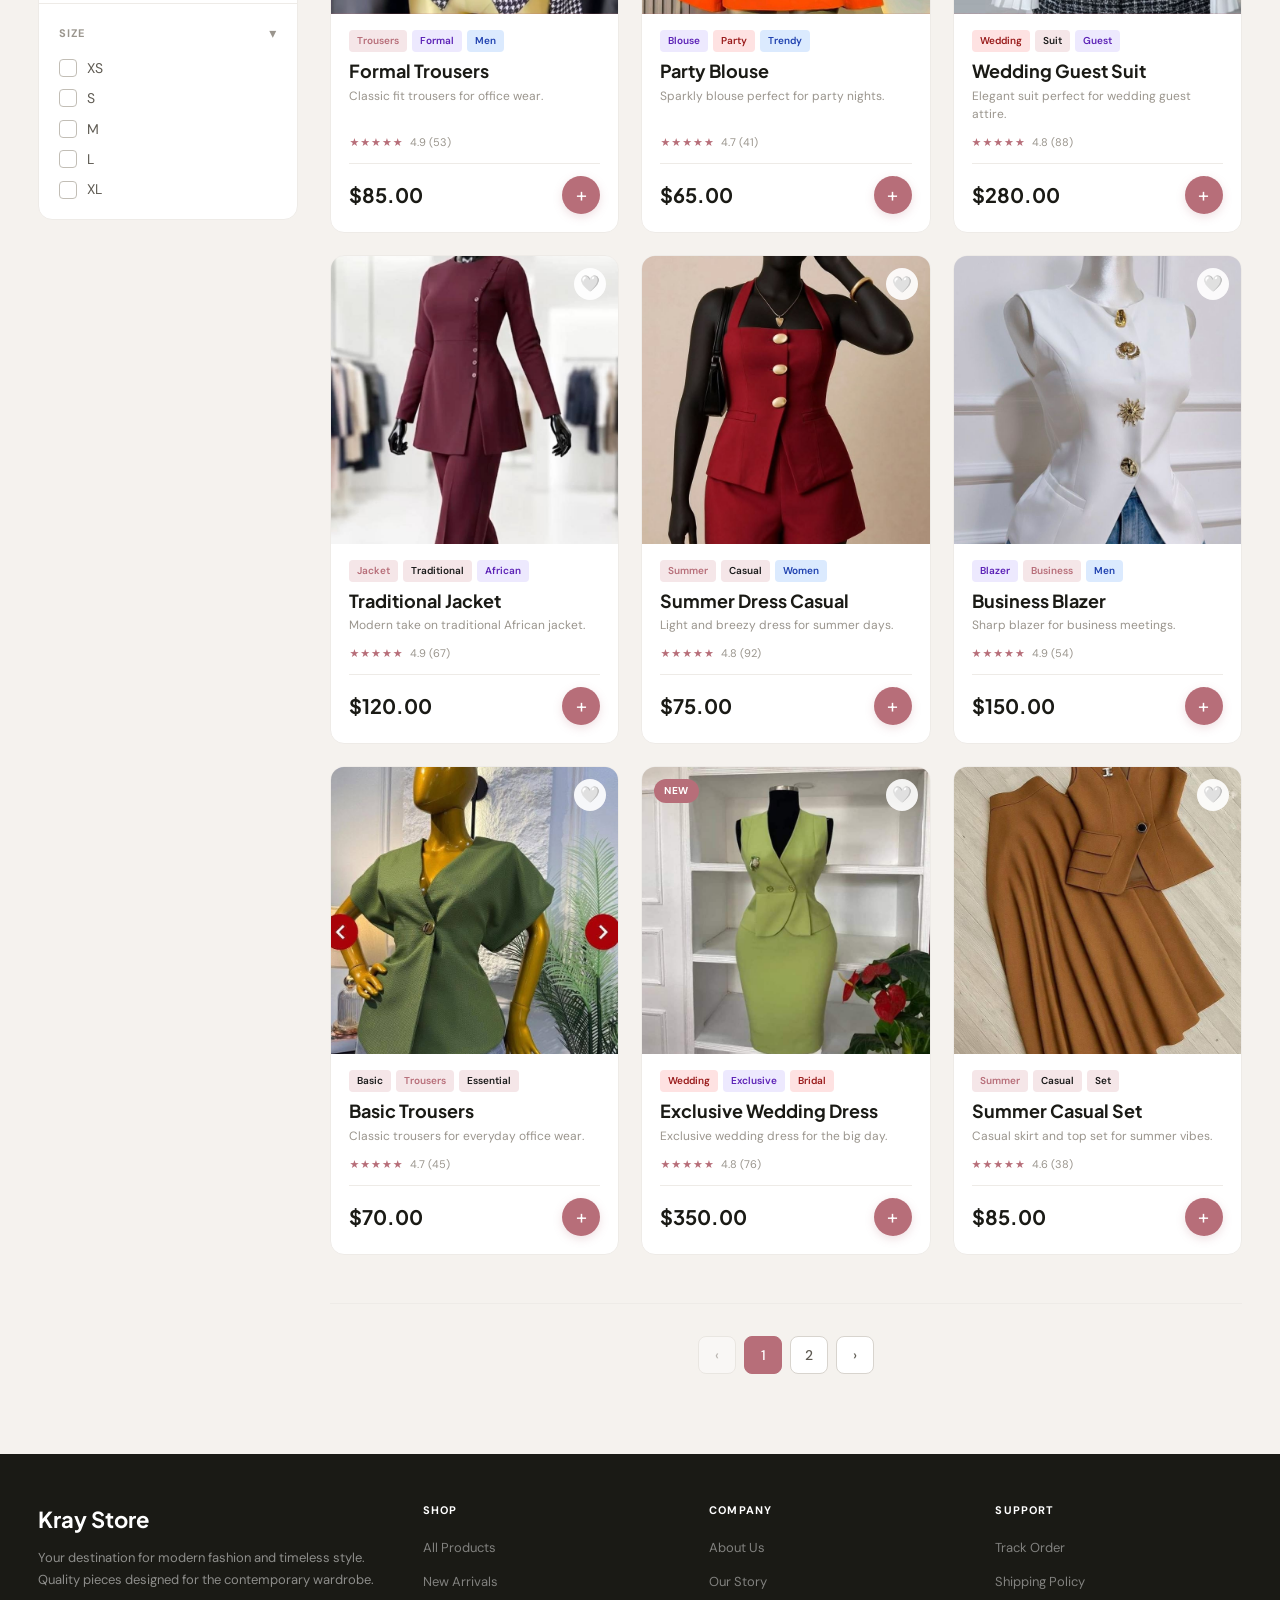
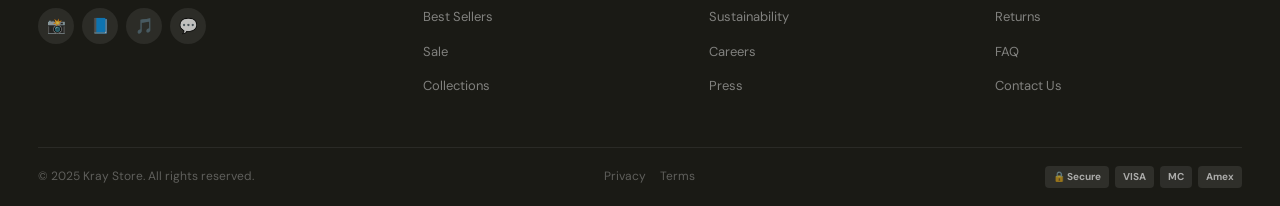
<file: ready-made.html>
<!DOCTYPE html>
<html lang="en">
<head>
<meta charset="UTF-8"/>
<meta name="viewport" content="width=device-width, initial-scale=1.0"/>
<title>Ready Made — Kray Store | Premium Ready-to-Wear</title>
<link rel="icon" type="image/png" href="lOGO%20-%20Favicon.png"/>
<meta name="description" content="Shop Kray Store's ready-made collection — stylish suits, elegant dresses, and tailored outfits. Premium quality, ready to wear for every occasion. Free shipping on orders over $50."/>
<link rel="preconnect" href="https://fonts.googleapis.com"/>
<link rel="preconnect" href="https://fonts.gstatic.com" crossorigin/>
<link href="https://fonts.googleapis.com/css2?family=Plus+Jakarta+Sans:wght@400;500;600;700;800&family=DM+Sans:wght@300;400;500;600&display=swap" rel="stylesheet"/>
<link rel="stylesheet" href="css/ready-made.css"/>
</head>
<body>

<header>
  <nav class="nav" id="mainNav">
    <div class="nav-inner">
      <a href="index.html" class="nav-logo">
        <span>Kray Store</span>
      </a>
      <div class="nav-links">
        <a href="index.html">Home</a>
        <div class="nav-dropdown">
          <span class="nav-dropdown-trigger active">Shop ▾</span>
          <div class="nav-dropdown-menu">
<a href="t-shirt-shop.html">Printed Shirts</a>
            <a href="ankara-shop.html">Ankara Materials</a>
            <a href="#">Ready Made</a>
            <a href="round-neck.html">Round Necks</a>
          </div>
        </div>
        <a href="tmj-foods-about.html">About Us</a>
        <a href="tmj-foods-contact.html">Contact Us</a>
      </div>
      <div class="nav-actions">
        <button class="nav-cart-btn" onclick="openCart()" aria-label="Open cart">
          🛒
          <span class="cart-badge" id="cartBadge">0</span>
        </button>
        <button class="hamburger" onclick="toggleMobileNav()" aria-label="Open menu">
          <span></span><span></span><span></span>
        </button>
      </div>
    </div>
  </nav>
  <nav class="mobile-nav" id="mobileNav">
    <a href="index.html">Home</a>
    <div class="mobile-dropdown">
      <a href="#" class="mobile-dropdown-trigger">Shop ▾</a>
      <div class="mobile-dropdown-menu">
<a href="t-shirt-shop.html">Printed Shirts</a>
            <a href="ankara-shop.html">Ankara Materials</a>
            <a href="#">Ready Made</a>
            <a href="round-neck.html">Round Necks</a>
          </div>
        </div>
        <a href="tmj-foods-about.html">About Us</a>
        <a href="tmj-foods-contact.html">Contact Us</a>
      </div>
      <div class="nav-actions">
        <button class="nav-cart-btn" onclick="openCart()" aria-label="Open cart">
          🛒
          <span class="cart-badge" id="cartBadge">0</span>
        </button>
        <button class="hamburger" onclick="toggleMobileNav()" aria-label="Open menu">
          <span></span><span></span><span></span>
        </button>
      </div>
    </div>
  </nav>
  <nav class="mobile-nav" id="mobileNav">
    <a href="index.html">Home</a>
    <div class="mobile-dropdown">
      <a href="#" class="mobile-dropdown-trigger">Shop ▾</a>
      <div class="mobile-dropdown-menu">
        <a href="t-shirt-shop.html">Printed Shirts</a>
        <a href="ankara-shop.html">Ankara Materials</a>
        <a href="#">Ready Made</a>
        <a href="round-neck.html">Round Necks</a>
      </div>
    </div>
    </div>
    <a href="tmj-foods-about.html">About Us</a>
    <a href="tmj-foods-contact.html">Contact Us</a>
  </nav>
</header>

<section class="shop-hero">
  <div class="shop-hero-inner">
    <div>
      <p class="shop-hero-eyebrow">Ready Made Collection</p>
      <h1>Ready Made<br><em>Shop</em></h1>
      <p>Discover our ready-made collection — from stylish suits to elegant dresses. Premium quality, tailored fit, and ready to wear for every occasion.</p>
      <div class="shop-hero-stats">
        <div class="hero-stat"><div class="num">30+</div><div class="lbl">Designs</div></div>
        <div class="hero-stat"><div class="num">Free</div><div class="lbl">Shipping $50+</div></div>
        <div class="hero-stat"><div class="num">30-Day</div><div class="lbl">Returns</div></div>
        <div class="hero-stat"><div class="num">5k+</div><div class="lbl">Customers</div></div>
      </div>
    </div>
    <div class="shop-hero-packs" aria-hidden="true">
      <img src="ready-made-img/download (5).webp" alt="Ready Made 1" class="mini-pack" style="animation-delay:.1s">
      <img src="ready-made-img/download (6).webp" alt="Ready Made 2" class="mini-pack" style="animation-delay:.2s">
      <img src="ready-made-img/download (7).webp" alt="Ready Made 3" class="mini-pack" style="animation-delay:.3s">
      <img src="ready-made-img/download (8).webp" alt="Ready Made 4" class="mini-pack" style="animation-delay:.4s">
      <img src="ready-made-img/Chic Orange Mini Dress for Stylish Outings.jpg" alt="Ready Made 5" class="mini-pack" style="animation-delay:.5s">
      <img src="ready-made-img/Tweed dress inspo 🤍.jpg" alt="Ready Made 6" class="mini-pack" style="animation-delay:.6s">
    </div>
  </div>
</section>

<nav class="breadcrumb" aria-label="Breadcrumb">
  <div class="breadcrumb-inner">
    <a href="index.html">Home</a>
    <span class="breadcrumb-sep">›</span>
    <span class="breadcrumb-current">Shop</span>
  </div>
</nav>

<div class="container">
  <div class="shop-layout" id="shopLayout">

    <aside class="sidebar" id="sidebar">
      <div class="sidebar-head">
        <h3>Filters</h3>
        <span class="clear-filters" onclick="clearAllFilters()">Clear all</span>
      </div>

      <div class="filter-group">
        <div class="filter-group-label" onclick="toggleGroup(this)">
          Category <span>▾</span>
        </div>
        <div class="filter-check-list" id="catFilters">
          <label class="filter-check"><input type="checkbox" value="suit" onchange="applyFilters()"><div class="check-box"></div>Suits <span class="count">6</span></label>
          <label class="filter-check"><input type="checkbox" value="dress" onchange="applyFilters()"><div class="check-box"></div>Dresses <span class="count">8</span></label>
          <label class="filter-check"><input type="checkbox" value="skirt-set" onchange="applyFilters()"><div class="check-box"></div>Skirt Sets <span class="count">5</span></label>
          <label class="filter-check"><input type="checkbox" value="trouser" onchange="applyFilters()"><div class="check-box"></div>Trousers <span class="count">4</span></label>
          <label class="filter-check"><input type="checkbox" value="blouse" onchange="applyFilters()"><div class="check-box"></div>Blouses <span class="count">5</span></label>
          <label class="filter-check"><input type="checkbox" value="jacket" onchange="applyFilters()"><div class="check-box"></div>Jackets <span class="count">3</span></label>
        </div>
      </div>

      <div class="filter-group">
        <div class="filter-group-label" onclick="toggleGroup(this)">
          Style <span>▾</span>
        </div>
        <div class="filter-check-list" id="goalFilters">
          <label class="filter-check"><input type="checkbox" value="formal" onchange="applyFilters()"><div class="check-box"></div>Formal <span class="count">10</span></label>
          <label class="filter-check"><input type="checkbox" value="casual" onchange="applyFilters()"><div class="check-box"></div>Casual <span class="count">12</span></label>
          <label class="filter-check"><input type="checkbox" value="business" onchange="applyFilters()"><div class="check-box"></div>Business <span class="count">8</span></label>
          <label class="filter-check"><input type="checkbox" value="party" onchange="applyFilters()"><div class="check-box"></div>Party <span class="count">6</span></label>
          <label class="filter-check"><input type="checkbox" value="wedding" onchange="applyFilters()"><div class="check-box"></div>Wedding <span class="count">4</span></label>
          <label class="filter-check"><input type="checkbox" value="traditional" onchange="applyFilters()"><div class="check-box"></div>Traditional <span class="count">5</span></label>
        </div>
      </div>

      <div class="filter-group">
        <div class="filter-group-label" onclick="toggleGroup(this)">
          Price Range <span>▾</span>
        </div>
        <div class="price-range-wrap">
          <div class="price-inputs">
            <input class="price-inp" type="number" id="minPrice" placeholder="$0" value="0" min="0" onchange="applyFilters()"/>
            <span class="price-sep">— to —</span>
            <input class="price-inp" type="number" id="maxPrice" placeholder="$500" value="500" max="500" onchange="applyFilters()"/>
          </div>
          <input type="range" class="price-slider" id="priceSlider" min="0" max="500" value="500" oninput="document.getElementById('maxPrice').value=this.value;applyFilters()"/>
        </div>
      </div>

      <div class="filter-group">
        <div class="filter-group-label" onclick="toggleGroup(this)">
          Minimum Rating <span>▾</span>
        </div>
        <div class="rating-filter">
          <label class="rating-row"><input type="radio" name="rating" value="0" checked onchange="applyFilters()"> <span class="rating-stars">★★★★★</span> All ratings</label>
          <label class="rating-row"><input type="radio" name="rating" value="4" onchange="applyFilters()"> <span class="rating-stars">★★★★</span> 4 &amp; above</label>
          <label class="rating-row"><input type="radio" name="rating" value="4.5" onchange="applyFilters()"> <span class="rating-stars">★★★★★</span> 4.5 &amp; above</label>
          <label class="rating-row"><input type="radio" name="rating" value="4.8" onchange="applyFilters()"> <span class="rating-stars">★★★★★</span> 4.8 &amp; above</label>
        </div>
      </div>

      <div class="filter-group">
        <div class="filter-group-label" onclick="toggleGroup(this)">
          Size <span>▾</span>
        </div>
        <div class="filter-check-list">
          <label class="filter-check"><input type="checkbox" value="xs" onchange="applyFilters()"><div class="check-box"></div>XS</label>
          <label class="filter-check"><input type="checkbox" value="s" onchange="applyFilters()"><div class="check-box"></div>S</label>
          <label class="filter-check"><input type="checkbox" value="m" onchange="applyFilters()"><div class="check-box"></div>M</label>
          <label class="filter-check"><input type="checkbox" value="l" onchange="applyFilters()"><div class="check-box"></div>L</label>
          <label class="filter-check"><input type="checkbox" value="xl" onchange="applyFilters()"><div class="check-box"></div>XL</label>
        </div>
      </div>
    </aside>

    <main class="shop-main">
      <div class="shop-toolbar">
        <div style="display:flex;align-items:center;gap:12px;flex-wrap:wrap">
          <button class="filter-toggle" id="filterToggle" onclick="toggleSidebar()">
            ☰ Filters
          </button>
          <p class="results-count"><strong id="resultCount">24</strong> products found</p>
        </div>
        <div class="toolbar-right">
          <div class="search-bar">
            <span class="icon">🔍</span>
            <input type="text" placeholder="Search products…" id="searchInput" oninput="applyFilters()" aria-label="Search products"/>
          </div>
          <select class="sort-select" id="sortSelect" onchange="applyFilters()" aria-label="Sort products">
            <option value="featured">Featured</option>
            <option value="price-asc">Price: Low → High</option>
            <option value="price-desc">Price: High → Low</option>
            <option value="rating">Highest Rated</option>
            <option value="newest">Newest</option>
            <option value="popular">Most Popular</option>
          </select>
          <div class="view-toggle" role="group" aria-label="View mode">
            <button class="view-btn active" id="gridViewBtn" onclick="setView('grid')" title="Grid view">⊞</button>
            <button class="view-btn" id="listViewBtn" onclick="setView('list')" title="List view">☰</button>
          </div>
        </div>
      </div>

      <div class="active-filters" id="activeFilters"></div>
      <div class="products-grid" id="productsGrid"></div>

      <div class="no-results" id="noResults" style="display:none">
        <div class="icon">🔍</div>
        <h3>No products found</h3>
        <p>Try adjusting your filters or search term to find what you're looking for.</p>
        <button class="checkout-btn" style="max-width:200px;margin:0 auto" onclick="clearAllFilters()">Clear Filters</button>
      </div>

      <div class="pagination" id="pagination" role="navigation" aria-label="Shop pagination"></div>
    </main>

  </div>
</div>

<div class="qv-overlay" id="qvOverlay" onclick="handleQvOverlayClick(event)">
  <div class="qv-modal" id="qvModal" role="dialog" aria-modal="true" aria-labelledby="qvModalName">
    <button class="qv-close" onclick="closeQuickView()" aria-label="Close quick view">✕</button>
    <div class="qv-left" id="qvLeft">
      <div id="qvBadge"></div>
      <div class="qv-pack-wrap" id="qvPackWrap"></div>
      <div class="qv-img-nav" id="qvImgNav">
        <div class="qv-dot active" onclick="qvDot(this,0)"></div>
        <div class="qv-dot" onclick="qvDot(this,1)"></div>
        <div class="qv-dot" onclick="qvDot(this,2)"></div>
      </div>
    </div>
    <div class="qv-right" id="qvRight">
      <p class="qv-eyebrow" id="qvCategory"></p>
      <h2 class="qv-name" id="qvModalName"></h2>
      <div class="qv-rating-row">
        <span class="qv-stars" id="qvStars"></span>
        <span class="qv-rating-num" id="qvRatingNum"></span>
        <span class="qv-reviews" id="qvReviews"></span>
        <span class="qv-verified">✓ Verified</span>
      </div>
      <div class="qv-price-row">
        <span class="qv-price" id="qvPrice"></span>
        <span class="qv-old-price" id="qvOldPrice" style="display:none"></span>
        <span class="qv-save" id="qvSave" style="display:none"></span>
        <span class="qv-weight" id="qvWeight"></span>
      </div>
      <p class="qv-short-desc" id="qvDesc"></p>
      <div class="qv-tabs" role="tablist">
        <button class="qv-tab active" role="tab" onclick="qvSwitchTab(this,'benefits')">Benefits</button>
        <button class="qv-tab" role="tab" onclick="qvSwitchTab(this,'nutrition')">Nutrition</button>
        <button class="qv-tab" role="tab" onclick="qvSwitchTab(this,'howto')">How to Use</button>
        <button class="qv-tab" role="tab" onclick="qvSwitchTab(this,'reviews')">Reviews</button>
      </div>
      <div class="qv-tab-content active" id="tab-benefits">
        <div class="qv-benefits" id="qvBenefits"></div>
      </div>
      <div class="qv-tab-content" id="tab-nutrition">
        <div class="qv-nutrition" id="qvNutrition"></div>
        <p style="font-size:11px;color:var(--gray-300);margin-top:6px">Per 100g serving. Values are approximate.</p>
      </div>
      <div class="qv-tab-content" id="tab-howto">
        <p class="qv-usage" id="qvUsage"></p>
        <ul class="qv-usage-steps" id="qvUsageSteps"></ul>
      </div>
      <div class="qv-tab-content" id="tab-reviews">
        <div class="qv-review-summary" id="qvReviewSummary"></div>
        <div id="qvReviewCards"></div>
      </div>
      <div class="qv-action-row">
        <div class="qv-qty">
          <button class="qv-qty-btn" onclick="changeQvQty(-1)" aria-label="Decrease">−</button>
          <span class="qv-qty-num" id="qvQtyNum">1</span>
          <button class="qv-qty-btn" onclick="changeQvQty(1)" aria-label="Increase">+</button>
        </div>
        <button class="qv-atc" id="qvAtcBtn" onclick="qvAddToCart()">🛒 Add to Cart</button>
        <button class="qv-wishlist" id="qvWishlistBtn" onclick="qvToggleWishlist()" aria-label="Add to wishlist">🤍</button>
      </div>
      <div class="qv-trust">
        <div class="qv-trust-item"><span>🔒</span><span>Secure checkout</span></div>
        <div class="qv-trust-item"><span>🚚</span><span>Free shipping $50+</span></div>
        <div class="qv-trust-item"><span>↩️</span><span>30-day returns</span></div>
        <div class="qv-trust-item"><span>✅</span><span>Authenticity guaranteed</span></div>
      </div>
    </div>
  </div>
</div>

<div class="cart-overlay" id="cartOverlay" onclick="closeCart()"></div>
<aside class="cart-drawer" id="cartDrawer" aria-label="Shopping cart">
  <div class="cart-head">
    <h2>Your Cart 🛒</h2>
    <button class="cart-close" onclick="closeCart()" aria-label="Close cart">✕</button>
  </div>
  <div class="free-ship-bar">
    <p id="shipMsg">Add <strong id="shipLeft">$50</strong> more for free shipping!</p>
    <div class="ship-progress"><div class="ship-fill" id="shipFill" style="width:0%"></div></div>
  </div>
  <div class="cart-items" id="cartItems">
    <div class="cart-empty">
      <div class="icon">🛒</div>
      <h3>Your cart is empty</h3>
      <p>Add some items to get started on your style journey.</p>
    </div>
  </div>
  <div class="cart-footer">
    <div class="cart-promo">
      <input class="promo-input" type="text" placeholder="Promo code" id="promoInput"/>
      <button class="promo-btn" onclick="applyPromo()">Apply</button>
    </div>
    <div class="cart-totals" id="cartTotals"></div>
    <button class="checkout-btn" onclick="checkout()">
      Secure Checkout
      <svg width="16" height="16" viewBox="0 0 16 16" fill="none"><path d="M3 8h10M9 4l4 4-4 4" stroke="currentColor" stroke-width="1.8" stroke-linecap="round" stroke-linejoin="round"/></svg>
    </button>
    <p class="secure-note">🔒 Secured by Paystack · Free returns</p>
  </div>
</aside>

<footer class="footer">
  <div class="container">
    <div class="footer-grid">
      <div class="footer-brand">
        <div class="logo">
          <span>Kray Store</span>
        </div>
        <p>Your destination for modern fashion and timeless style. Quality pieces designed for the contemporary wardrobe.</p>
        <div class="footer-social">
          <a href="#" class="soc-btn" aria-label="Instagram">📸</a>
          <a href="#" class="soc-btn" aria-label="Facebook">📘</a>
          <a href="#" class="soc-btn" aria-label="TikTok">🎵</a>
          <a href="#" class="soc-btn" aria-label="WhatsApp">💬</a>
        </div>
      </div>
      <div class="footer-col">
        <h4>Shop</h4>
        <ul>
          <li><a href="t-shirt-shop.html">All Products</a></li>
          <li><a href="#">New Arrivals</a></li>
          <li><a href="#">Best Sellers</a></li>
          <li><a href="#">Sale</a></li>
          <li><a href="#">Collections</a></li>
        </ul>
      </div>
      <div class="footer-col">
        <h4>Company</h4>
        <ul>
          <li><a href="tmj-foods-about.html">About Us</a></li>
          <li><a href="#">Our Story</a></li>
          <li><a href="#">Sustainability</a></li>
          <li><a href="#">Careers</a></li>
          <li><a href="#">Press</a></li>
        </ul>
      </div>
      <div class="footer-col">
        <h4>Support</h4>
        <ul>
          <li><a href="#">Track Order</a></li>
          <li><a href="#">Shipping Policy</a></li>
          <li><a href="#">Returns</a></li>
          <li><a href="#">FAQ</a></li>
          <li><a href="tmj-foods-contact.html">Contact Us</a></li>
        </ul>
      </div>
    </div>
    <div class="footer-bottom">
      <span>© 2025 Kray Store. All rights reserved.</span>
      <div style="display:flex;gap:14px"><a href="#">Privacy</a><a href="#">Terms</a></div>
      <div class="pay-logos">
        <span class="pay-logo">🔒 Secure</span>
        <span class="pay-logo">VISA</span>
        <span class="pay-logo">MC</span>
        <span class="pay-logo">Amex</span>
      </div>
    </div>
  </div>
</footer>



<div class="toast-stack" id="toastStack"></div>

<script src="js/ready-made.js"></script>
</body>
</html>
</file>
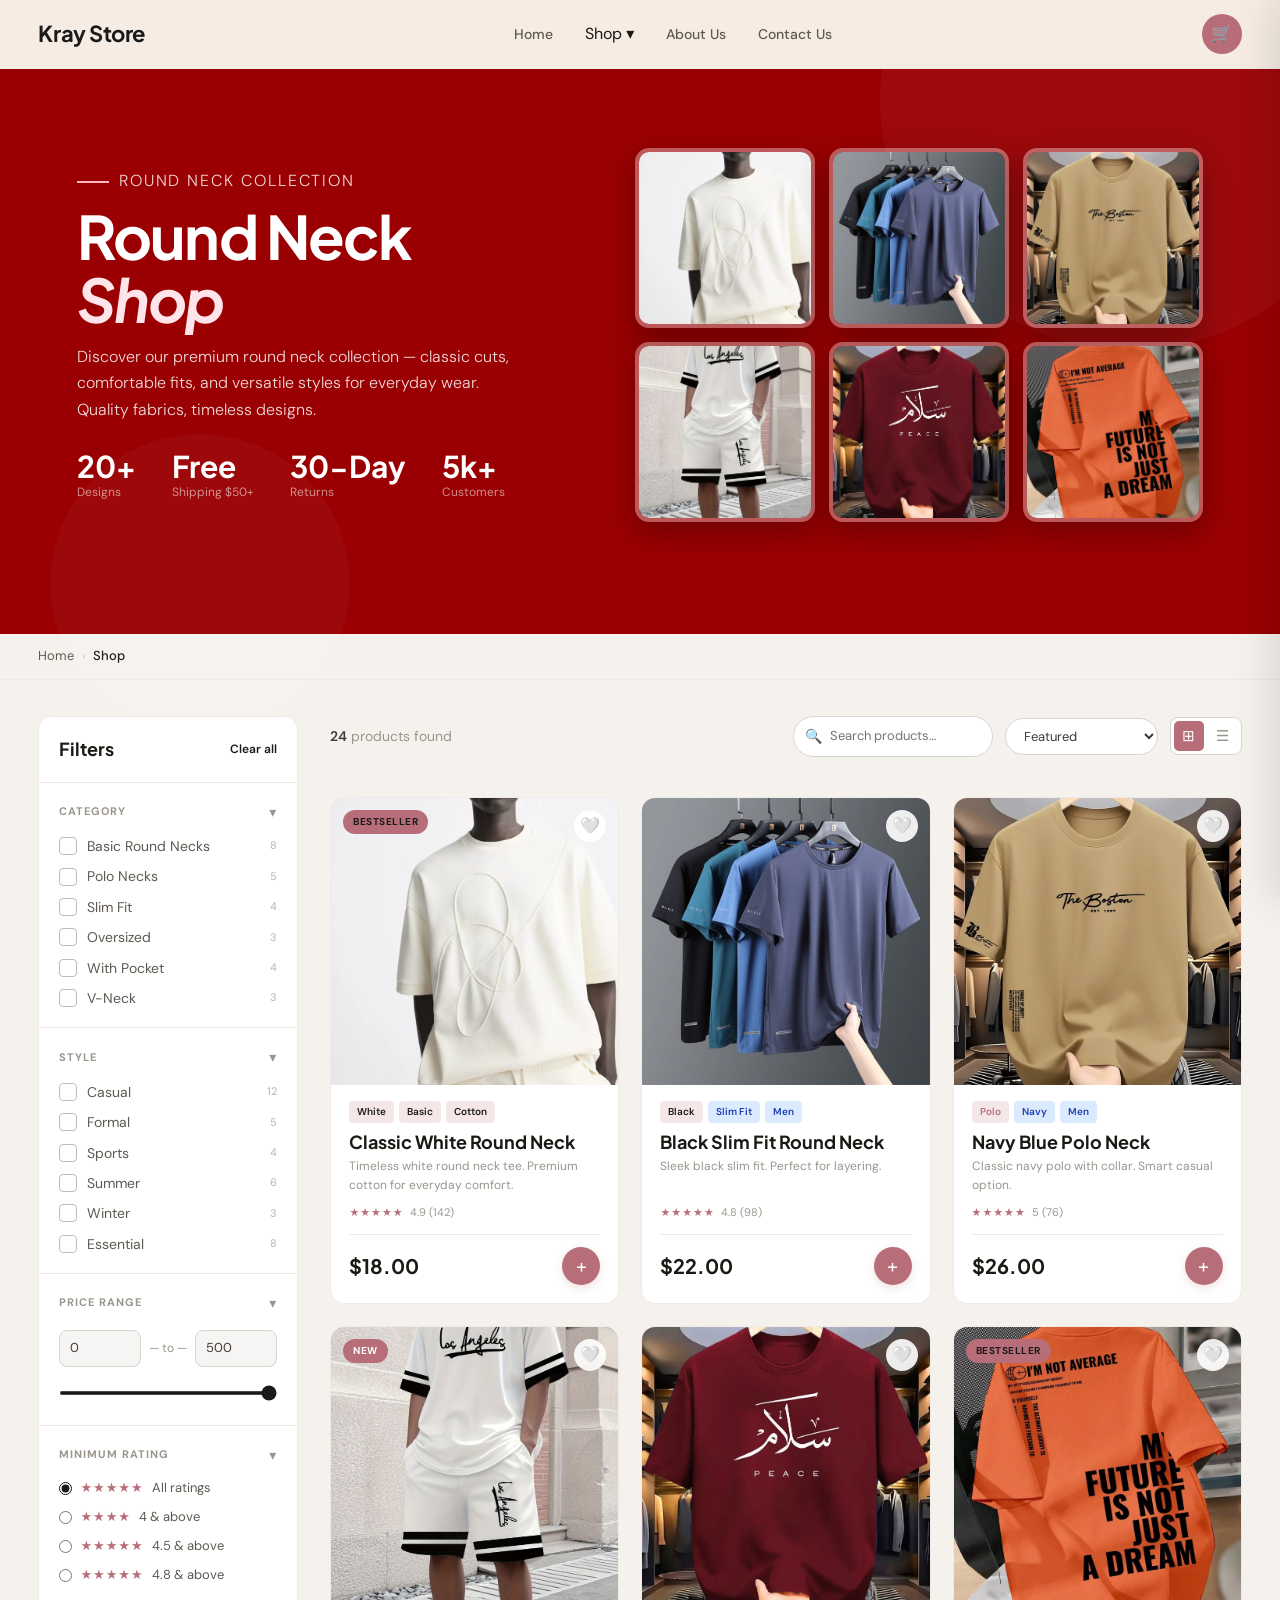
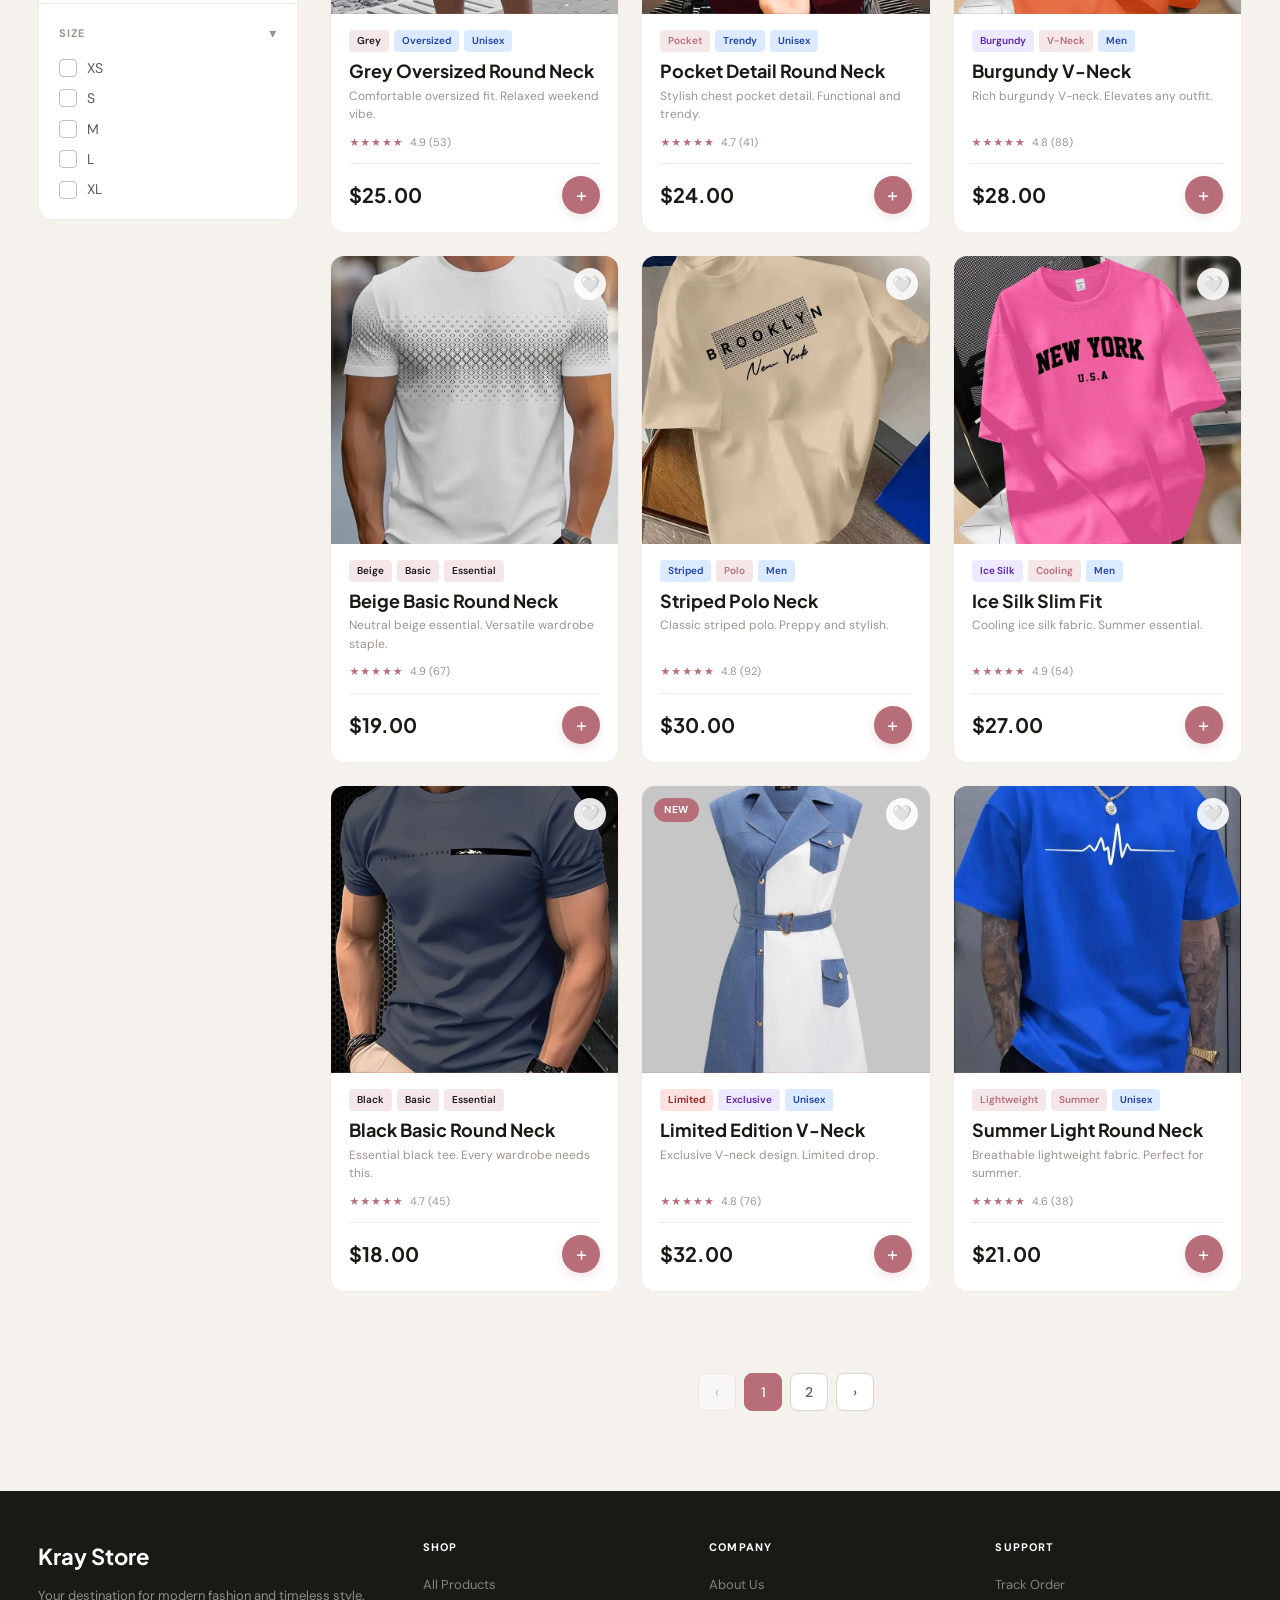
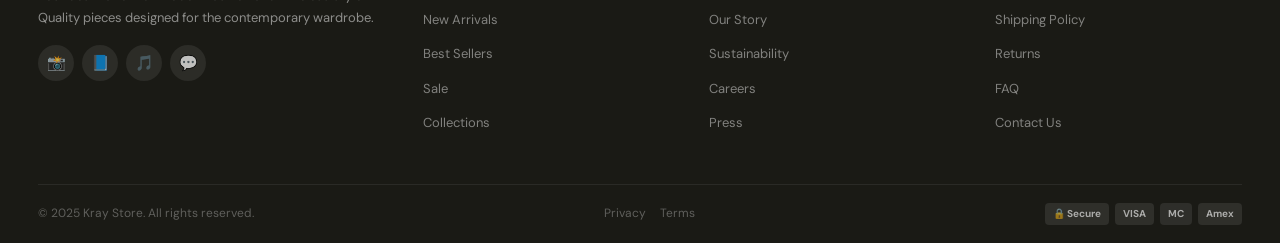
<file: round-neck.html>
<!DOCTYPE html>
<html lang="en">
<head>
<meta charset="UTF-8"/>
<meta name="viewport" content="width=device-width, initial-scale=1.0"/>
<title>Round Neck — Kray Store | Classic & Comfortable</title>
<link rel="icon" type="image/png" href="lOGO%20-%20Favicon.png"/>
<meta name="description" content="Shop Kray Store's round neck collection — classic cuts, comfortable fits, and versatile styles. Premium quality cotton for everyday wear. Free shipping on orders over $50."/>
<link rel="preconnect" href="https://fonts.googleapis.com"/>
<link rel="preconnect" href="https://fonts.gstatic.com" crossorigin/>
<link href="https://fonts.googleapis.com/css2?family=Plus+Jakarta+Sans:wght@400;500;600;700;800&family=DM+Sans:wght@300;400;500;600&display=swap" rel="stylesheet"/>
<link rel="stylesheet" href="css/round-neck.css"/>
</head>
<body>

<header>
  <nav class="nav" id="mainNav">
    <div class="nav-inner">
      <a href="index.html" class="nav-logo">
        <span>Kray Store</span>
      </a>
      <div class="nav-links">
        <a href="index.html">Home</a>
        <div class="nav-dropdown">
          <span class="nav-dropdown-trigger active">Shop ▾</span>
          <div class="nav-dropdown-menu">
<a href="t-shirt-shop.html">Printed Shirts</a>
            <a href="ankara-shop.html">Ankara Materials</a>
            <a href="ready-made.html">Ready Made</a>
            <a href="#">Round Necks</a>
          </div>
        </div>
        <a href="tmj-foods-about.html">About Us</a>
        <a href="tmj-foods-contact.html">Contact Us</a>
      </div>
      <div class="nav-actions">
        <button class="nav-cart-btn" onclick="openCart()" aria-label="Open cart">
          🛒
          <span class="cart-badge" id="cartBadge">0</span>
        </button>
        <button class="hamburger" onclick="toggleMobileNav()" aria-label="Open menu">
          <span></span><span></span><span></span>
        </button>
      </div>
    </div>
  </nav>
  <nav class="mobile-nav" id="mobileNav">
    <a href="index.html">Home</a>
    <div class="mobile-dropdown">
      <a href="#" class="mobile-dropdown-trigger">Shop ▾</a>
      <div class="mobile-dropdown-menu">
<a href="t-shirt-shop.html">Printed Shirts</a>
            <a href="ankara-shop.html">Ankara Materials</a>
            <a href="ready-made.html">Ready Made</a>
            <a href="#">Round Necks</a>
          </div>
        </div>
        <a href="tmj-foods-about.html">About Us</a>
        <a href="tmj-foods-contact.html">Contact Us</a>
      </div>
      <div class="nav-actions">
        <button class="nav-cart-btn" onclick="openCart()" aria-label="Open cart">
          🛒
          <span class="cart-badge" id="cartBadge">0</span>
        </button>
        <button class="hamburger" onclick="toggleMobileNav()" aria-label="Open menu">
          <span></span><span></span><span></span>
        </button>
      </div>
    </div>
  </nav>
  <nav class="mobile-nav" id="mobileNav">
    <a href="index.html">Home</a>
    <div class="mobile-dropdown">
      <a href="#" class="mobile-dropdown-trigger">Shop ▾</a>
      <div class="mobile-dropdown-menu">
        <a href="t-shirt-shop.html">Printed Shirts</a>
        <a href="ankara-shop.html">Ankara Materials</a>
        <a href="ready-made.html">Ready Made</a>
        <a href="#">Round Necks</a>
      </div>
    </div>
    </div>
    <a href="tmj-foods-about.html">About Us</a>
    <a href="tmj-foods-contact.html">Contact Us</a>
  </nav>
</header>

<section class="shop-hero">
  <div class="shop-hero-inner">
    <div>
      <p class="shop-hero-eyebrow">Round Neck Collection</p>
      <h1>Round Neck<br><em>Shop</em></h1>
      <p>Discover our premium round neck collection — classic cuts, comfortable fits, and versatile styles for everyday wear. Quality fabrics, timeless designs.</p>
      <div class="shop-hero-stats">
        <div class="hero-stat"><div class="num">20+</div><div class="lbl">Designs</div></div>
        <div class="hero-stat"><div class="num">Free</div><div class="lbl">Shipping $50+</div></div>
        <div class="hero-stat"><div class="num">30-Day</div><div class="lbl">Returns</div></div>
        <div class="hero-stat"><div class="num">5k+</div><div class="lbl">Customers</div></div>
      </div>
    </div>
    <div class="shop-hero-packs" aria-hidden="true">
      <img src="round-neck-img/download (5).webp" alt="Round Neck 1" class="mini-pack" style="animation-delay:.1s">
      <img src="round-neck-img/Ice Silk Round Neck T-Shirt.jpg" alt="Round Neck 2" class="mini-pack" style="animation-delay:.2s">
      <img src="round-neck-img/Simple T-Shirt.jpg" alt="Round Neck 3" class="mini-pack" style="animation-delay:.3s">
      <img src="round-neck-img/2025 Summer New 3D striped letter Print Men's Casual short-sleeved T-shirt and shorts Set Adult.jpg" alt="Round Neck 4" class="mini-pack" style="animation-delay:.4s">
      <img src="round-neck-img/Arabic _Salam_ Calligraphy T-Shirt.jpg" alt="Round Neck 5" class="mini-pack" style="animation-delay:.5s">
      <img src="round-neck-img/Camiseta de manga curta de gola redonda minimalista casual para adolescentes.jpg" alt="Round Neck 6" class="mini-pack" style="animation-delay:.6s">
    </div>
  </div>
</section>

<nav class="breadcrumb" aria-label="Breadcrumb">
  <div class="breadcrumb-inner">
    <a href="index.html">Home</a>
    <span class="breadcrumb-sep">›</span>
    <span class="breadcrumb-current">Shop</span>
  </div>
</nav>

<div class="container">
  <div class="shop-layout" id="shopLayout">

    <aside class="sidebar" id="sidebar">
      <div class="sidebar-head">
        <h3>Filters</h3>
        <span class="clear-filters" onclick="clearAllFilters()">Clear all</span>
      </div>

      <div class="filter-group">
        <div class="filter-group-label" onclick="toggleGroup(this)">
          Category <span>▾</span>
        </div>
        <div class="filter-check-list" id="catFilters">
          <label class="filter-check"><input type="checkbox" value="basic" onchange="applyFilters()"><div class="check-box"></div>Basic Round Necks <span class="count">8</span></label>
          <label class="filter-check"><input type="checkbox" value="polo" onchange="applyFilters()"><div class="check-box"></div>Polo Necks <span class="count">5</span></label>
          <label class="filter-check"><input type="checkbox" value="slim" onchange="applyFilters()"><div class="check-box"></div>Slim Fit <span class="count">4</span></label>
          <label class="filter-check"><input type="checkbox" value="oversized" onchange="applyFilters()"><div class="check-box"></div>Oversized <span class="count">3</span></label>
          <label class="filter-check"><input type="checkbox" value="pocket" onchange="applyFilters()"><div class="check-box"></div>With Pocket <span class="count">4</span></label>
          <label class="filter-check"><input type="checkbox" value="vneck" onchange="applyFilters()"><div class="check-box"></div>V-Neck <span class="count">3</span></label>
        </div>
      </div>

      <div class="filter-group">
        <div class="filter-group-label" onclick="toggleGroup(this)">
          Style <span>▾</span>
        </div>
        <div class="filter-check-list" id="goalFilters">
          <label class="filter-check"><input type="checkbox" value="casual" onchange="applyFilters()"><div class="check-box"></div>Casual <span class="count">12</span></label>
          <label class="filter-check"><input type="checkbox" value="formal" onchange="applyFilters()"><div class="check-box"></div>Formal <span class="count">5</span></label>
          <label class="filter-check"><input type="checkbox" value="sports" onchange="applyFilters()"><div class="check-box"></div>Sports <span class="count">4</span></label>
          <label class="filter-check"><input type="checkbox" value="summer" onchange="applyFilters()"><div class="check-box"></div>Summer <span class="count">6</span></label>
          <label class="filter-check"><input type="checkbox" value="winter" onchange="applyFilters()"><div class="check-box"></div>Winter <span class="count">3</span></label>
          <label class="filter-check"><input type="checkbox" value="essential" onchange="applyFilters()"><div class="check-box"></div>Essential <span class="count">8</span></label>
        </div>
      </div>

      <div class="filter-group">
        <div class="filter-group-label" onclick="toggleGroup(this)">
          Price Range <span>▾</span>
        </div>
        <div class="price-range-wrap">
          <div class="price-inputs">
            <input class="price-inp" type="number" id="minPrice" placeholder="$0" value="0" min="0" onchange="applyFilters()"/>
            <span class="price-sep">— to —</span>
            <input class="price-inp" type="number" id="maxPrice" placeholder="$500" value="500" max="500" onchange="applyFilters()"/>
          </div>
          <input type="range" class="price-slider" id="priceSlider" min="0" max="500" value="500" oninput="document.getElementById('maxPrice').value=this.value;applyFilters()"/>
        </div>
      </div>

      <div class="filter-group">
        <div class="filter-group-label" onclick="toggleGroup(this)">
          Minimum Rating <span>▾</span>
        </div>
        <div class="rating-filter">
          <label class="rating-row"><input type="radio" name="rating" value="0" checked onchange="applyFilters()"> <span class="rating-stars">★★★★★</span> All ratings</label>
          <label class="rating-row"><input type="radio" name="rating" value="4" onchange="applyFilters()"> <span class="rating-stars">★★★★</span> 4 &amp; above</label>
          <label class="rating-row"><input type="radio" name="rating" value="4.5" onchange="applyFilters()"> <span class="rating-stars">★★★★★</span> 4.5 &amp; above</label>
          <label class="rating-row"><input type="radio" name="rating" value="4.8" onchange="applyFilters()"> <span class="rating-stars">★★★★★</span> 4.8 &amp; above</label>
        </div>
      </div>

      <div class="filter-group">
        <div class="filter-group-label" onclick="toggleGroup(this)">
          Size <span>▾</span>
        </div>
        <div class="filter-check-list">
          <label class="filter-check"><input type="checkbox" value="xs" onchange="applyFilters()"><div class="check-box"></div>XS</label>
          <label class="filter-check"><input type="checkbox" value="s" onchange="applyFilters()"><div class="check-box"></div>S</label>
          <label class="filter-check"><input type="checkbox" value="m" onchange="applyFilters()"><div class="check-box"></div>M</label>
          <label class="filter-check"><input type="checkbox" value="l" onchange="applyFilters()"><div class="check-box"></div>L</label>
          <label class="filter-check"><input type="checkbox" value="xl" onchange="applyFilters()"><div class="check-box"></div>XL</label>
        </div>
      </div>
    </aside>

    <main class="shop-main">
      <div class="shop-toolbar">
        <div style="display:flex;align-items:center;gap:12px;flex-wrap:wrap">
          <button class="filter-toggle" id="filterToggle" onclick="toggleSidebar()">
            ☰ Filters
          </button>
          <p class="results-count"><strong id="resultCount">24</strong> products found</p>
        </div>
        <div class="toolbar-right">
          <div class="search-bar">
            <span class="icon">🔍</span>
            <input type="text" placeholder="Search products…" id="searchInput" oninput="applyFilters()" aria-label="Search products"/>
          </div>
          <select class="sort-select" id="sortSelect" onchange="applyFilters()" aria-label="Sort products">
            <option value="featured">Featured</option>
            <option value="price-asc">Price: Low → High</option>
            <option value="price-desc">Price: High → Low</option>
            <option value="rating">Highest Rated</option>
            <option value="newest">Newest</option>
            <option value="popular">Most Popular</option>
          </select>
          <div class="view-toggle" role="group" aria-label="View mode">
            <button class="view-btn active" id="gridViewBtn" onclick="setView('grid')" title="Grid view">⊞</button>
            <button class="view-btn" id="listViewBtn" onclick="setView('list')" title="List view">☰</button>
          </div>
        </div>
      </div>

      <div class="active-filters" id="activeFilters"></div>
      <div class="products-grid" id="productsGrid"></div>

      <div class="no-results" id="noResults" style="display:none">
        <div class="icon">🔍</div>
        <h3>No products found</h3>
        <p>Try adjusting your filters or search term to find what you're looking for.</p>
        <button class="checkout-btn" style="max-width:200px;margin:0 auto" onclick="clearAllFilters()">Clear Filters</button>
      </div>

      <div class="pagination" id="pagination" role="navigation" aria-label="Shop pagination"></div>
    </main>

  </div>
</div>

<div class="qv-overlay" id="qvOverlay" onclick="handleQvOverlayClick(event)">
  <div class="qv-modal" id="qvModal" role="dialog" aria-modal="true" aria-labelledby="qvModalName">
    <button class="qv-close" onclick="closeQuickView()" aria-label="Close quick view">✕</button>
    <div class="qv-left" id="qvLeft">
      <div id="qvBadge"></div>
      <div class="qv-pack-wrap" id="qvPackWrap"></div>
      <div class="qv-img-nav" id="qvImgNav">
        <div class="qv-dot active" onclick="qvDot(this,0)"></div>
        <div class="qv-dot" onclick="qvDot(this,1)"></div>
        <div class="qv-dot" onclick="qvDot(this,2)"></div>
      </div>
    </div>
    <div class="qv-right" id="qvRight">
      <p class="qv-eyebrow" id="qvCategory"></p>
      <h2 class="qv-name" id="qvModalName"></h2>
      <div class="qv-rating-row">
        <span class="qv-stars" id="qvStars"></span>
        <span class="qv-rating-num" id="qvRatingNum"></span>
        <span class="qv-reviews" id="qvReviews"></span>
        <span class="qv-verified">✓ Verified</span>
      </div>
      <div class="qv-price-row">
        <span class="qv-price" id="qvPrice"></span>
        <span class="qv-old-price" id="qvOldPrice" style="display:none"></span>
        <span class="qv-save" id="qvSave" style="display:none"></span>
        <span class="qv-weight" id="qvWeight"></span>
      </div>
      <p class="qv-short-desc" id="qvDesc"></p>
      <div class="qv-tabs" role="tablist">
        <button class="qv-tab active" role="tab" onclick="qvSwitchTab(this,'benefits')">Benefits</button>
        <button class="qv-tab" role="tab" onclick="qvSwitchTab(this,'nutrition')">Nutrition</button>
        <button class="qv-tab" role="tab" onclick="qvSwitchTab(this,'howto')">How to Use</button>
        <button class="qv-tab" role="tab" onclick="qvSwitchTab(this,'reviews')">Reviews</button>
      </div>
      <div class="qv-tab-content active" id="tab-benefits">
        <div class="qv-benefits" id="qvBenefits"></div>
      </div>
      <div class="qv-tab-content" id="tab-nutrition">
        <div class="qv-nutrition" id="qvNutrition"></div>
        <p style="font-size:11px;color:var(--gray-300);margin-top:6px">Per 100g serving. Values are approximate.</p>
      </div>
      <div class="qv-tab-content" id="tab-howto">
        <p class="qv-usage" id="qvUsage"></p>
        <ul class="qv-usage-steps" id="qvUsageSteps"></ul>
      </div>
      <div class="qv-tab-content" id="tab-reviews">
        <div class="qv-review-summary" id="qvReviewSummary"></div>
        <div id="qvReviewCards"></div>
      </div>
      <div class="qv-action-row">
        <div class="qv-qty">
          <button class="qv-qty-btn" onclick="changeQvQty(-1)" aria-label="Decrease">−</button>
          <span class="qv-qty-num" id="qvQtyNum">1</span>
          <button class="qv-qty-btn" onclick="changeQvQty(1)" aria-label="Increase">+</button>
        </div>
        <button class="qv-atc" id="qvAtcBtn" onclick="qvAddToCart()">🛒 Add to Cart</button>
        <button class="qv-wishlist" id="qvWishlistBtn" onclick="qvToggleWishlist()" aria-label="Add to wishlist">🤍</button>
      </div>
      <div class="qv-trust">
        <div class="qv-trust-item"><span>🔒</span><span>Secure checkout</span></div>
        <div class="qv-trust-item"><span>🚚</span><span>Free shipping $50+</span></div>
        <div class="qv-trust-item"><span>↩️</span><span>30-day returns</span></div>
        <div class="qv-trust-item"><span>✅</span><span>Authenticity guaranteed</span></div>
      </div>
    </div>
  </div>
</div>

<div class="cart-overlay" id="cartOverlay" onclick="closeCart()"></div>
<aside class="cart-drawer" id="cartDrawer" aria-label="Shopping cart">
  <div class="cart-head">
    <h2>Your Cart 🛒</h2>
    <button class="cart-close" onclick="closeCart()" aria-label="Close cart">✕</button>
  </div>
  <div class="free-ship-bar">
    <p id="shipMsg">Add <strong id="shipLeft">$50</strong> more for free shipping!</p>
    <div class="ship-progress"><div class="ship-fill" id="shipFill" style="width:0%"></div></div>
  </div>
  <div class="cart-items" id="cartItems">
    <div class="cart-empty">
      <div class="icon">🛒</div>
      <h3>Your cart is empty</h3>
      <p>Add some items to get started on your style journey.</p>
    </div>
  </div>
  <div class="cart-footer">
    <div class="cart-promo">
      <input class="promo-input" type="text" placeholder="Promo code" id="promoInput"/>
      <button class="promo-btn" onclick="applyPromo()">Apply</button>
    </div>
    <div class="cart-totals" id="cartTotals"></div>
    <button class="checkout-btn" onclick="checkout()">
      Secure Checkout
      <svg width="16" height="16" viewBox="0 0 16 16" fill="none"><path d="M3 8h10M9 4l4 4-4 4" stroke="currentColor" stroke-width="1.8" stroke-linecap="round" stroke-linejoin="round"/></svg>
    </button>
    <p class="secure-note">🔒 Secured by Paystack · Free returns</p>
  </div>
</aside>

<footer class="footer">
  <div class="container">
    <div class="footer-grid">
      <div class="footer-brand">
        <div class="logo">
          <span>Kray Store</span>
        </div>
        <p>Your destination for modern fashion and timeless style. Quality pieces designed for the contemporary wardrobe.</p>
        <div class="footer-social">
          <a href="#" class="soc-btn" aria-label="Instagram">📸</a>
          <a href="#" class="soc-btn" aria-label="Facebook">📘</a>
          <a href="#" class="soc-btn" aria-label="TikTok">🎵</a>
          <a href="#" class="soc-btn" aria-label="WhatsApp">💬</a>
        </div>
      </div>
      <div class="footer-col">
        <h4>Shop</h4>
        <ul>
          <li><a href="t-shirt-shop.html">All Products</a></li>
          <li><a href="#">New Arrivals</a></li>
          <li><a href="#">Best Sellers</a></li>
          <li><a href="#">Sale</a></li>
          <li><a href="#">Collections</a></li>
        </ul>
      </div>
      <div class="footer-col">
        <h4>Company</h4>
        <ul>
          <li><a href="tmj-foods-about.html">About Us</a></li>
          <li><a href="#">Our Story</a></li>
          <li><a href="#">Sustainability</a></li>
          <li><a href="#">Careers</a></li>
          <li><a href="#">Press</a></li>
        </ul>
      </div>
      <div class="footer-col">
        <h4>Support</h4>
        <ul>
          <li><a href="#">Track Order</a></li>
          <li><a href="#">Shipping Policy</a></li>
          <li><a href="#">Returns</a></li>
          <li><a href="#">FAQ</a></li>
          <li><a href="tmj-foods-contact.html">Contact Us</a></li>
        </ul>
      </div>
    </div>
    <div class="footer-bottom">
      <span>© 2025 Kray Store. All rights reserved.</span>
      <div style="display:flex;gap:14px"><a href="#">Privacy</a><a href="#">Terms</a></div>
      <div class="pay-logos">
        <span class="pay-logo">🔒 Secure</span>
        <span class="pay-logo">VISA</span>
        <span class="pay-logo">MC</span>
        <span class="pay-logo">Amex</span>
      </div>
    </div>
  </div>
</footer>



<div class="toast-stack" id="toastStack"></div>

<script src="js/round-neck.js"></script>
</body>
</html>
</file>
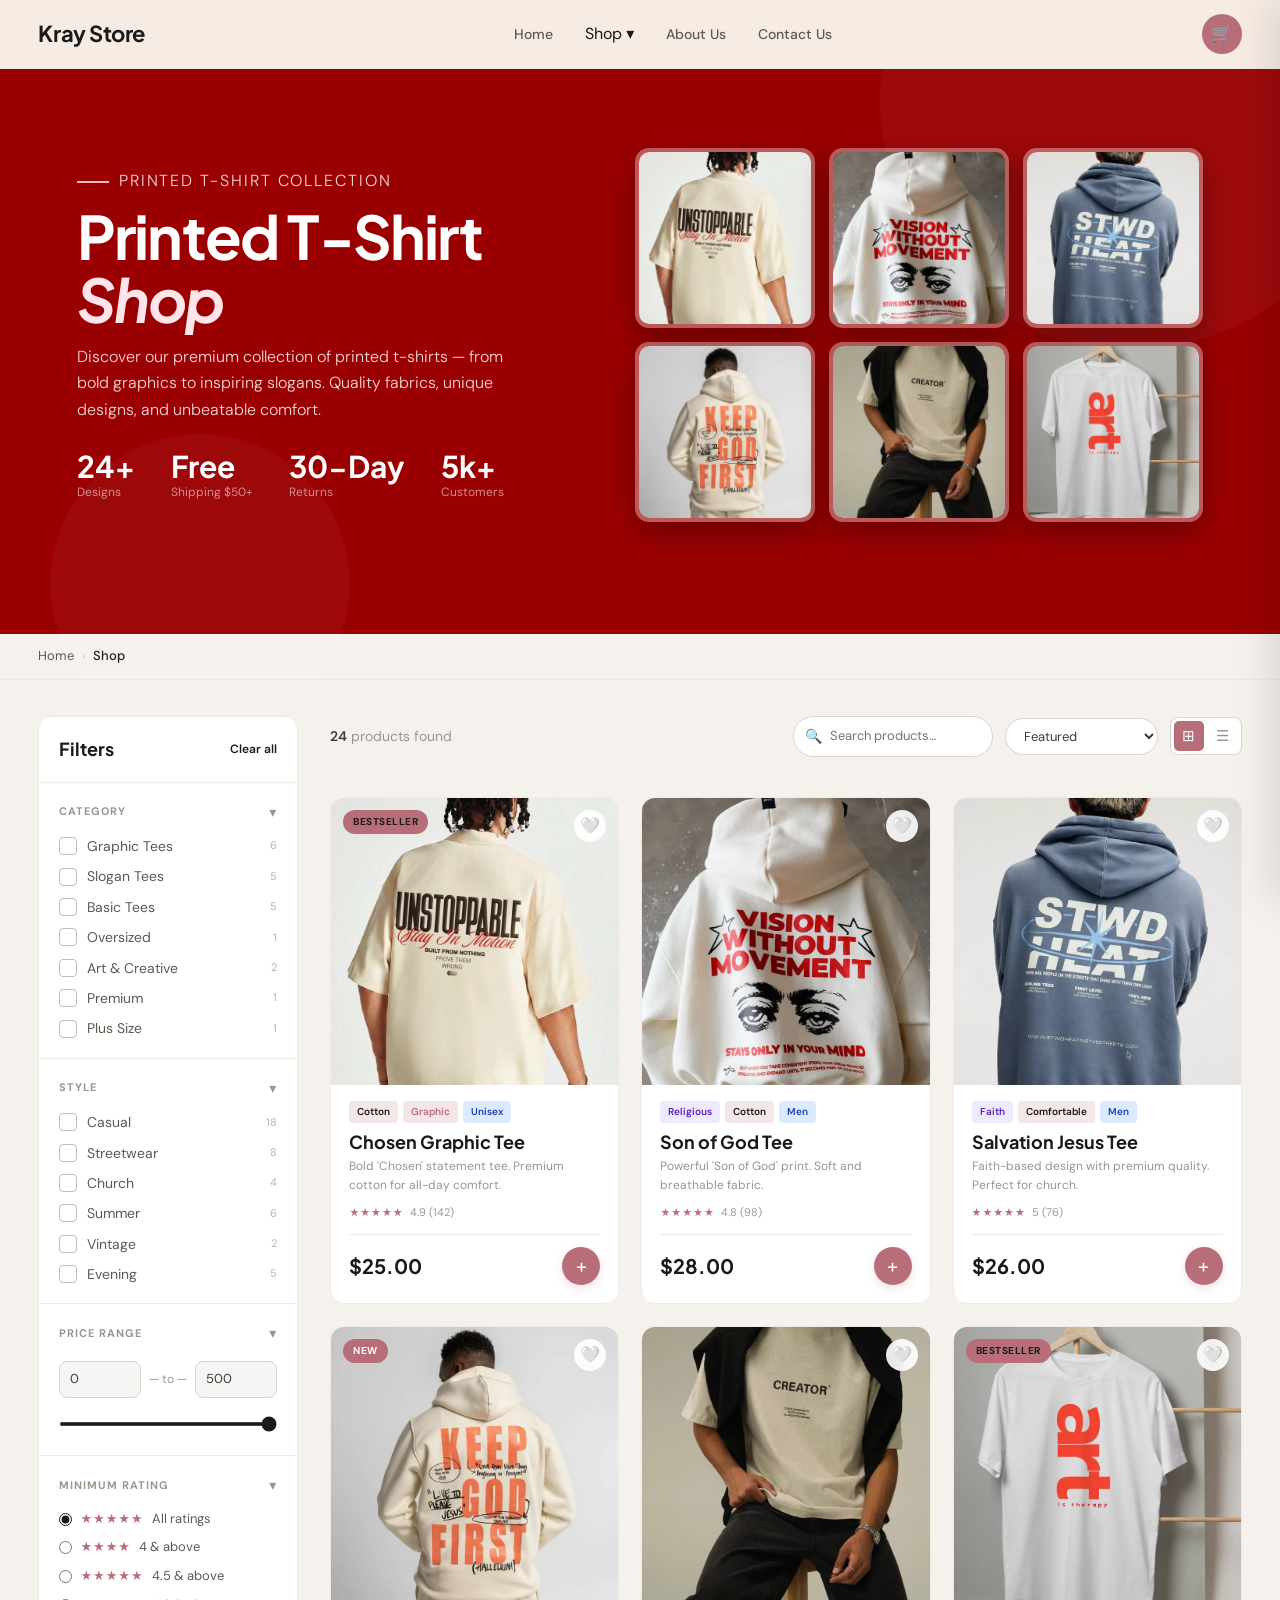
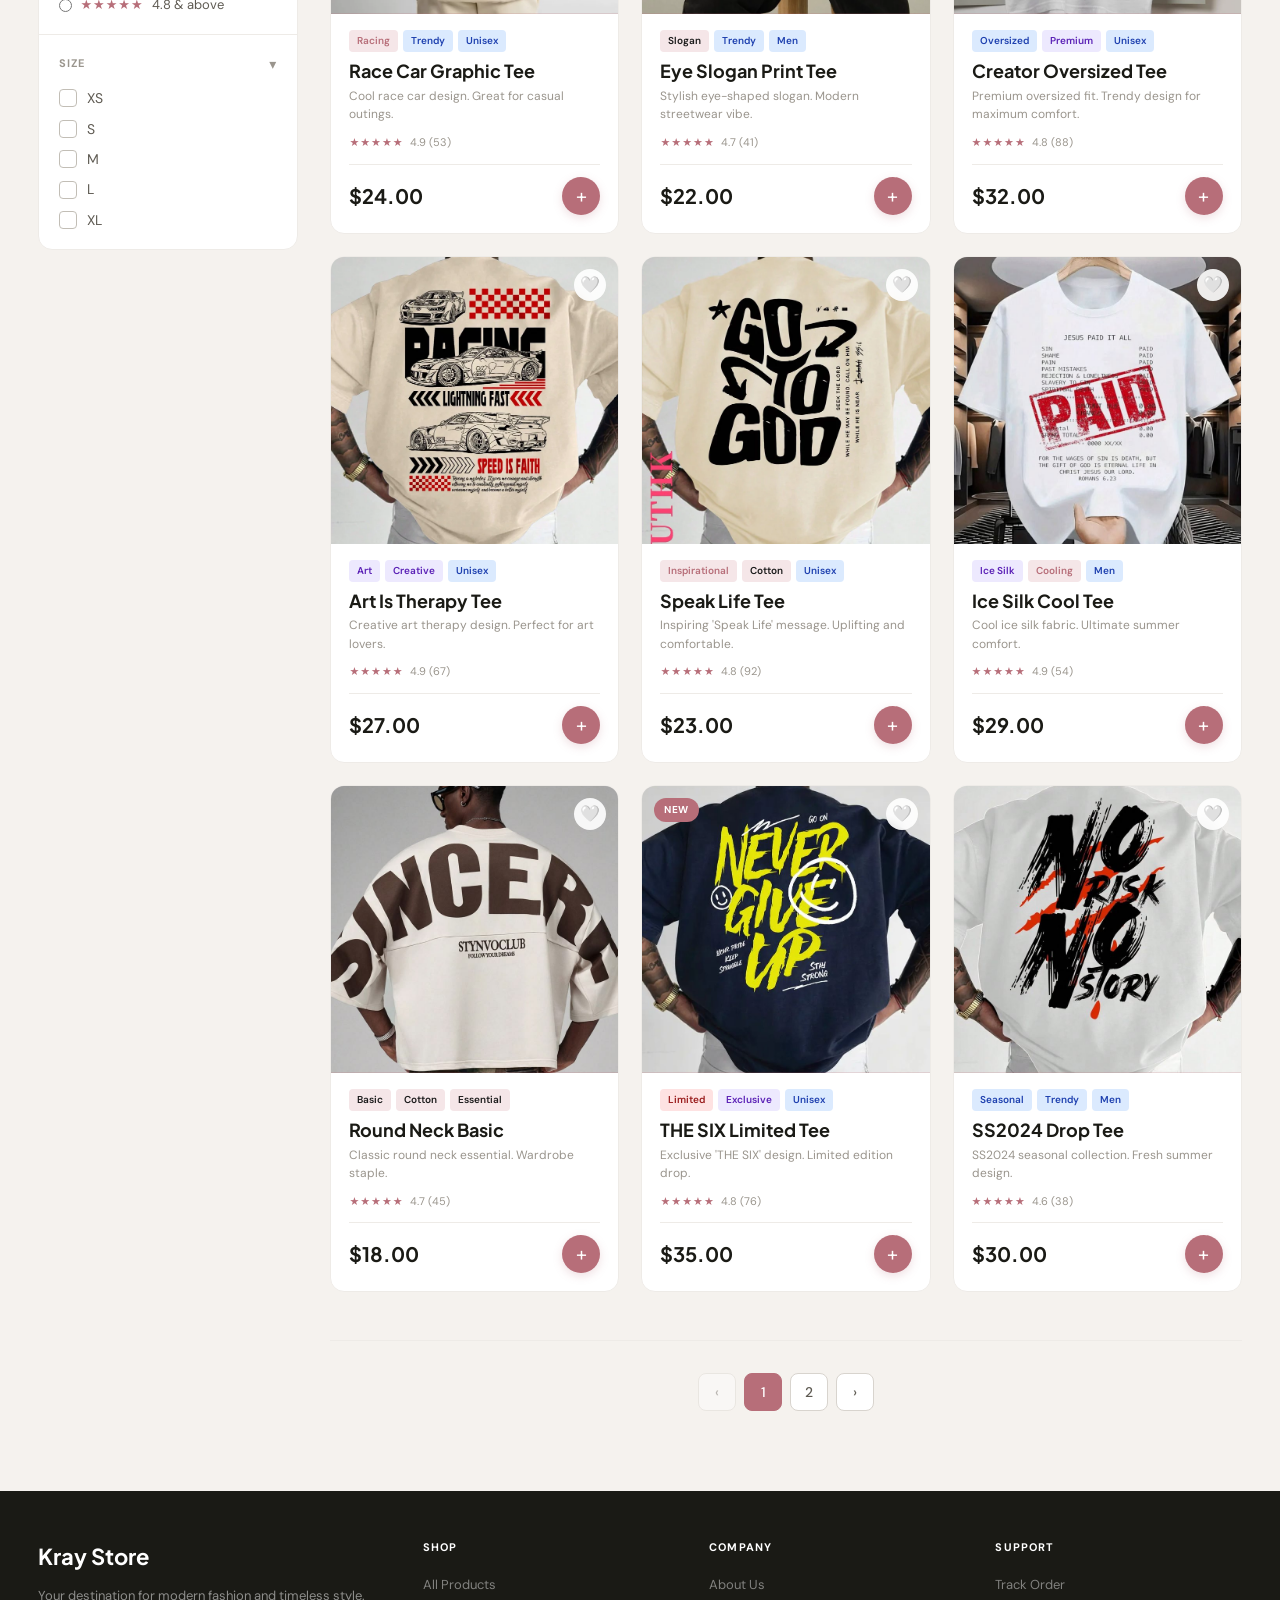
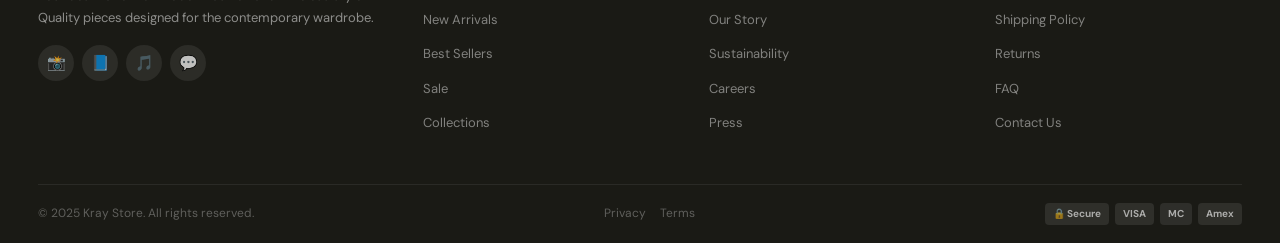
<file: t-shirt-shop.html>
<!DOCTYPE html>
<html lang="en">
<head>
<meta charset="UTF-8"/>
<meta name="viewport" content="width=device-width, initial-scale=1.0"/>
<title>Printed T-Shirts — Kray Store | Premium Graphic Tees</title>
<link rel="icon" type="image/png" href="lOGO%20-%20Favicon.png"/>
<meta name="description" content="Shop Kray Store's printed t-shirt collection — bold graphics, inspiring slogans, premium cotton. Free shipping on orders over $50. Easy returns."/>
<link rel="preconnect" href="https://fonts.googleapis.com"/>
<link rel="preconnect" href="https://fonts.gstatic.com" crossorigin/>
<link href="https://fonts.googleapis.com/css2?family=Plus+Jakarta+Sans:wght@400;500;600;700;800&family=DM+Sans:wght@300;400;500;600&display=swap" rel="stylesheet"/>
<link rel="stylesheet" href="css/t-shirt-shop.css"/>
</head>
<body>

<header>
  <nav class="nav" id="mainNav">
    <div class="nav-inner">
      <a href="index.html" class="nav-logo">
        <span>Kray Store</span>
      </a>
      <div class="nav-links">
        <a href="index.html">Home</a>
        <div class="nav-dropdown">
          <span class="nav-dropdown-trigger active">Shop ▾</span>
          <div class="nav-dropdown-menu">
<a href="t-shirt-shop.html">Printed Shirts</a>
            <a href="ankara-shop.html">Ankara Materials</a>
            <a href="ready-made.html">Ready Made</a>
            <a href="round-neck.html">Round Necks</a>
          </div>
        </div>
        <a href="tmj-foods-about.html">About Us</a>
        <a href="tmj-foods-contact.html">Contact Us</a>
      </div>
      <div class="nav-actions">
        <button class="nav-cart-btn" onclick="openCart()" aria-label="Open cart">
          🛒
          <span class="cart-badge" id="cartBadge">0</span>
        </button>
        <button class="hamburger" onclick="toggleMobileNav()" aria-label="Open menu">
          <span></span><span></span><span></span>
        </button>
      </div>
    </div>
  </nav>
  <nav class="mobile-nav" id="mobileNav">
    <a href="index.html">Home</a>
    <div class="mobile-dropdown">
      <a href="#" class="mobile-dropdown-trigger">Shop ▾</a>
      <div class="mobile-dropdown-menu">
<a href="t-shirt-shop.html">Printed Shirts</a>
            <a href="ankara-shop.html">Ankara Materials</a>
            <a href="ready-made.html">Ready Made</a>
            <a href="round-neck.html">Round Necks</a>
          </div>
        </div>
        <a href="tmj-foods-about.html">About Us</a>
        <a href="tmj-foods-contact.html">Contact Us</a>
      </div>
      <div class="nav-actions">
        <button class="nav-cart-btn" onclick="openCart()" aria-label="Open cart">
          🛒
          <span class="cart-badge" id="cartBadge">0</span>
        </button>
        <button class="hamburger" onclick="toggleMobileNav()" aria-label="Open menu">
          <span></span><span></span><span></span>
        </button>
      </div>
    </div>
  </nav>
  <nav class="mobile-nav" id="mobileNav">
    <a href="index.html">Home</a>
    <div class="mobile-dropdown">
      <a href="#" class="mobile-dropdown-trigger">Shop ▾</a>
      <div class="mobile-dropdown-menu">
        <a href="t-shirt-shop.html">Printed Shirts</a>
        <a href="ankara-shop.html">Ankara Materials</a>
        <a href="ready-made.html">Ready Made</a>
        <a href="round-neck.html">Round Necks</a>
      </div>
    </div>
    </div>
    <a href="tmj-foods-about.html">About Us</a>
    <a href="tmj-foods-contact.html">Contact Us</a>
  </nav>
</header>

<section class="shop-hero">
  <div class="shop-hero-inner">
    <div>
      <p class="shop-hero-eyebrow">Printed T-Shirt Collection</p>
      <h1>Printed T-Shirt<br><em>Shop</em></h1>
      <p>Discover our premium collection of printed t-shirts — from bold graphics to inspiring slogans. Quality fabrics, unique designs, and unbeatable comfort.</p>
      <div class="shop-hero-stats">
        <div class="hero-stat"><div class="num">24+</div><div class="lbl">Designs</div></div>
        <div class="hero-stat"><div class="num">Free</div><div class="lbl">Shipping $50+</div></div>
        <div class="hero-stat"><div class="num">30-Day</div><div class="lbl">Returns</div></div>
        <div class="hero-stat"><div class="num">5k+</div><div class="lbl">Customers</div></div>
      </div>
    </div>
    <div class="shop-hero-packs" aria-hidden="true">
      <img src="T-Shirt Img/download (1).webp" alt="T-Shirt 1" class="mini-pack" style="animation-delay:.1s">
      <img src="T-Shirt Img/download (2).webp" alt="T-Shirt 2" class="mini-pack" style="animation-delay:.2s">
      <img src="T-Shirt Img/download (3).webp" alt="T-Shirt 3" class="mini-pack" style="animation-delay:.3s">
      <img src="T-Shirt Img/download (4).webp" alt="T-Shirt 4" class="mini-pack" style="animation-delay:.4s">
      <img src="T-Shirt Img/Creator Oversized T-Shirt _ Premium Cotton, Trendy Design.webp" alt="T-Shirt 5" class="mini-pack" style="animation-delay:.5s">
      <img src="T-Shirt Img/Art Shirt Art Is Therapy T-Shirt Artsy Aesthetic Graphic Tee Gift For Art.webp" alt="T-Shirt 6" class="mini-pack" style="animation-delay:.6s">
    </div>
  </div>
</section>

<nav class="breadcrumb" aria-label="Breadcrumb">
  <div class="breadcrumb-inner">
    <a href="index.html">Home</a>
    <span class="breadcrumb-sep">›</span>
    <span class="breadcrumb-current">Shop</span>
  </div>
</nav>

<div class="container">
  <div class="shop-layout" id="shopLayout">

    <aside class="sidebar" id="sidebar">
      <div class="sidebar-head">
        <h3>Filters</h3>
        <span class="clear-filters" onclick="clearAllFilters()">Clear all</span>
      </div>

      <div class="filter-group">
        <div class="filter-group-label" onclick="toggleGroup(this)">
          Category <span>▾</span>
        </div>
        <div class="filter-check-list" id="catFilters">
          <label class="filter-check"><input type="checkbox" value="graphic" onchange="applyFilters()"><div class="check-box"></div>Graphic Tees <span class="count">6</span></label>
          <label class="filter-check"><input type="checkbox" value="slogan" onchange="applyFilters()"><div class="check-box"></div>Slogan Tees <span class="count">5</span></label>
          <label class="filter-check"><input type="checkbox" value="basic" onchange="applyFilters()"><div class="check-box"></div>Basic Tees <span class="count">5</span></label>
          <label class="filter-check"><input type="checkbox" value="oversized" onchange="applyFilters()"><div class="check-box"></div>Oversized <span class="count">1</span></label>
          <label class="filter-check"><input type="checkbox" value="art" onchange="applyFilters()"><div class="check-box"></div>Art & Creative <span class="count">2</span></label>
          <label class="filter-check"><input type="checkbox" value="premium" onchange="applyFilters()"><div class="check-box"></div>Premium <span class="count">1</span></label>
          <label class="filter-check"><input type="checkbox" value="plus" onchange="applyFilters()"><div class="check-box"></div>Plus Size <span class="count">1</span></label>
        </div>
      </div>

      <div class="filter-group">
        <div class="filter-group-label" onclick="toggleGroup(this)">
          Style <span>▾</span>
        </div>
        <div class="filter-check-list" id="goalFilters">
          <label class="filter-check"><input type="checkbox" value="casual" onchange="applyFilters()"><div class="check-box"></div>Casual <span class="count">18</span></label>
          <label class="filter-check"><input type="checkbox" value="streetwear" onchange="applyFilters()"><div class="check-box"></div>Streetwear <span class="count">8</span></label>
          <label class="filter-check"><input type="checkbox" value="church" onchange="applyFilters()"><div class="check-box"></div>Church <span class="count">4</span></label>
          <label class="filter-check"><input type="checkbox" value="summer" onchange="applyFilters()"><div class="check-box"></div>Summer <span class="count">6</span></label>
          <label class="filter-check"><input type="checkbox" value="vintage" onchange="applyFilters()"><div class="check-box"></div>Vintage <span class="count">2</span></label>
          <label class="filter-check"><input type="checkbox" value="evening" onchange="applyFilters()"><div class="check-box"></div>Evening <span class="count">5</span></label>
        </div>
      </div>

      <div class="filter-group">
        <div class="filter-group-label" onclick="toggleGroup(this)">
          Price Range <span>▾</span>
        </div>
        <div class="price-range-wrap">
          <div class="price-inputs">
            <input class="price-inp" type="number" id="minPrice" placeholder="$0" value="0" min="0" onchange="applyFilters()"/>
            <span class="price-sep">— to —</span>
            <input class="price-inp" type="number" id="maxPrice" placeholder="$500" value="500" max="500" onchange="applyFilters()"/>
          </div>
          <input type="range" class="price-slider" id="priceSlider" min="0" max="500" value="500" oninput="document.getElementById('maxPrice').value=this.value;applyFilters()"/>
        </div>
      </div>

      <div class="filter-group">
        <div class="filter-group-label" onclick="toggleGroup(this)">
          Minimum Rating <span>▾</span>
        </div>
        <div class="rating-filter">
          <label class="rating-row"><input type="radio" name="rating" value="0" checked onchange="applyFilters()"> <span class="rating-stars">★★★★★</span> All ratings</label>
          <label class="rating-row"><input type="radio" name="rating" value="4" onchange="applyFilters()"> <span class="rating-stars">★★★★</span> 4 &amp; above</label>
          <label class="rating-row"><input type="radio" name="rating" value="4.5" onchange="applyFilters()"> <span class="rating-stars">★★★★★</span> 4.5 &amp; above</label>
          <label class="rating-row"><input type="radio" name="rating" value="4.8" onchange="applyFilters()"> <span class="rating-stars">★★★★★</span> 4.8 &amp; above</label>
        </div>
      </div>

      <div class="filter-group">
        <div class="filter-group-label" onclick="toggleGroup(this)">
          Size <span>▾</span>
        </div>
        <div class="filter-check-list">
          <label class="filter-check"><input type="checkbox" value="xs" onchange="applyFilters()"><div class="check-box"></div>XS</label>
          <label class="filter-check"><input type="checkbox" value="s" onchange="applyFilters()"><div class="check-box"></div>S</label>
          <label class="filter-check"><input type="checkbox" value="m" onchange="applyFilters()"><div class="check-box"></div>M</label>
          <label class="filter-check"><input type="checkbox" value="l" onchange="applyFilters()"><div class="check-box"></div>L</label>
          <label class="filter-check"><input type="checkbox" value="xl" onchange="applyFilters()"><div class="check-box"></div>XL</label>
        </div>
      </div>
    </aside>

    <main class="shop-main">
      <div class="shop-toolbar">
        <div style="display:flex;align-items:center;gap:12px;flex-wrap:wrap">
          <button class="filter-toggle" id="filterToggle" onclick="toggleSidebar()">
            ☰ Filters
          </button>
          <p class="results-count"><strong id="resultCount">24</strong> products found</p>
        </div>
        <div class="toolbar-right">
          <div class="search-bar">
            <span class="icon">🔍</span>
            <input type="text" placeholder="Search products…" id="searchInput" oninput="applyFilters()" aria-label="Search products"/>
          </div>
          <select class="sort-select" id="sortSelect" onchange="applyFilters()" aria-label="Sort products">
            <option value="featured">Featured</option>
            <option value="price-asc">Price: Low → High</option>
            <option value="price-desc">Price: High → Low</option>
            <option value="rating">Highest Rated</option>
            <option value="newest">Newest</option>
            <option value="popular">Most Popular</option>
          </select>
          <div class="view-toggle" role="group" aria-label="View mode">
            <button class="view-btn active" id="gridViewBtn" onclick="setView('grid')" title="Grid view">⊞</button>
            <button class="view-btn" id="listViewBtn" onclick="setView('list')" title="List view">☰</button>
          </div>
        </div>
      </div>

      <div class="active-filters" id="activeFilters"></div>
      <div class="products-grid" id="productsGrid"></div>

      <div class="no-results" id="noResults" style="display:none">
        <div class="icon">🔍</div>
        <h3>No products found</h3>
        <p>Try adjusting your filters or search term to find what you're looking for.</p>
        <button class="checkout-btn" style="max-width:200px;margin:0 auto" onclick="clearAllFilters()">Clear Filters</button>
      </div>

      <div class="pagination" id="pagination" role="navigation" aria-label="Shop pagination"></div>
    </main>

  </div>
</div>

<div class="qv-overlay" id="qvOverlay" onclick="handleQvOverlayClick(event)">
  <div class="qv-modal" id="qvModal" role="dialog" aria-modal="true" aria-labelledby="qvModalName">
    <button class="qv-close" onclick="closeQuickView()" aria-label="Close quick view">✕</button>
    <div class="qv-left" id="qvLeft">
      <div id="qvBadge"></div>
      <div class="qv-pack-wrap" id="qvPackWrap"></div>
      <div class="qv-img-nav" id="qvImgNav">
        <div class="qv-dot active" onclick="qvDot(this,0)"></div>
        <div class="qv-dot" onclick="qvDot(this,1)"></div>
        <div class="qv-dot" onclick="qvDot(this,2)"></div>
      </div>
    </div>
    <div class="qv-right" id="qvRight">
      <p class="qv-eyebrow" id="qvCategory"></p>
      <h2 class="qv-name" id="qvModalName"></h2>
      <div class="qv-rating-row">
        <span class="qv-stars" id="qvStars"></span>
        <span class="qv-rating-num" id="qvRatingNum"></span>
        <span class="qv-reviews" id="qvReviews"></span>
        <span class="qv-verified">✓ Verified</span>
      </div>
      <div class="qv-price-row">
        <span class="qv-price" id="qvPrice"></span>
        <span class="qv-old-price" id="qvOldPrice" style="display:none"></span>
        <span class="qv-save" id="qvSave" style="display:none"></span>
        <span class="qv-weight" id="qvWeight"></span>
      </div>
      <p class="qv-short-desc" id="qvDesc"></p>
      <div class="qv-tabs" role="tablist">
        <button class="qv-tab active" role="tab" onclick="qvSwitchTab(this,'benefits')">Benefits</button>
        <button class="qv-tab" role="tab" onclick="qvSwitchTab(this,'nutrition')">Nutrition</button>
        <button class="qv-tab" role="tab" onclick="qvSwitchTab(this,'howto')">How to Use</button>
        <button class="qv-tab" role="tab" onclick="qvSwitchTab(this,'reviews')">Reviews</button>
      </div>
      <div class="qv-tab-content active" id="tab-benefits">
        <div class="qv-benefits" id="qvBenefits"></div>
      </div>
      <div class="qv-tab-content" id="tab-nutrition">
        <div class="qv-nutrition" id="qvNutrition"></div>
        <p style="font-size:11px;color:var(--gray-300);margin-top:6px">Per 100g serving. Values are approximate.</p>
      </div>
      <div class="qv-tab-content" id="tab-howto">
        <p class="qv-usage" id="qvUsage"></p>
        <ul class="qv-usage-steps" id="qvUsageSteps"></ul>
      </div>
      <div class="qv-tab-content" id="tab-reviews">
        <div class="qv-review-summary" id="qvReviewSummary"></div>
        <div id="qvReviewCards"></div>
      </div>
      <div class="qv-action-row">
        <div class="qv-qty">
          <button class="qv-qty-btn" onclick="changeQvQty(-1)" aria-label="Decrease">−</button>
          <span class="qv-qty-num" id="qvQtyNum">1</span>
          <button class="qv-qty-btn" onclick="changeQvQty(1)" aria-label="Increase">+</button>
        </div>
        <button class="qv-atc" id="qvAtcBtn" onclick="qvAddToCart()">🛒 Add to Cart</button>
        <button class="qv-wishlist" id="qvWishlistBtn" onclick="qvToggleWishlist()" aria-label="Add to wishlist">🤍</button>
      </div>
      <div class="qv-trust">
        <div class="qv-trust-item"><span>🔒</span><span>Secure checkout</span></div>
        <div class="qv-trust-item"><span>🚚</span><span>Free shipping $50+</span></div>
        <div class="qv-trust-item"><span>↩️</span><span>30-day returns</span></div>
        <div class="qv-trust-item"><span>✅</span><span>Authenticity guaranteed</span></div>
      </div>
    </div>
  </div>
</div>

<div class="cart-overlay" id="cartOverlay" onclick="closeCart()"></div>
<aside class="cart-drawer" id="cartDrawer" aria-label="Shopping cart">
  <div class="cart-head">
    <h2>Your Cart 🛒</h2>
    <button class="cart-close" onclick="closeCart()" aria-label="Close cart">✕</button>
  </div>
  <div class="free-ship-bar">
    <p id="shipMsg">Add <strong id="shipLeft">$50</strong> more for free shipping!</p>
    <div class="ship-progress"><div class="ship-fill" id="shipFill" style="width:0%"></div></div>
  </div>
  <div class="cart-items" id="cartItems">
    <div class="cart-empty">
      <div class="icon">🛒</div>
      <h3>Your cart is empty</h3>
      <p>Add some items to get started on your style journey.</p>
    </div>
  </div>
  <div class="cart-footer">
    <div class="cart-promo">
      <input class="promo-input" type="text" placeholder="Promo code" id="promoInput"/>
      <button class="promo-btn" onclick="applyPromo()">Apply</button>
    </div>
    <div class="cart-totals" id="cartTotals"></div>
    <button class="checkout-btn" onclick="checkout()">
      Secure Checkout
      <svg width="16" height="16" viewBox="0 0 16 16" fill="none"><path d="M3 8h10M9 4l4 4-4 4" stroke="currentColor" stroke-width="1.8" stroke-linecap="round" stroke-linejoin="round"/></svg>
    </button>
    <p class="secure-note">🔒 Secured by Paystack · Free returns</p>
  </div>
</aside>

<footer class="footer">
  <div class="container">
    <div class="footer-grid">
      <div class="footer-brand">
        <div class="logo">
          <span>Kray Store</span>
        </div>
        <p>Your destination for modern fashion and timeless style. Quality pieces designed for the contemporary wardrobe.</p>
        <div class="footer-social">
          <a href="#" class="soc-btn" aria-label="Instagram">📸</a>
          <a href="#" class="soc-btn" aria-label="Facebook">📘</a>
          <a href="#" class="soc-btn" aria-label="TikTok">🎵</a>
          <a href="#" class="soc-btn" aria-label="WhatsApp">💬</a>
        </div>
      </div>
      <div class="footer-col">
        <h4>Shop</h4>
        <ul>
          <li><a href="t-shirt-shop.html">All Products</a></li>
          <li><a href="#">New Arrivals</a></li>
          <li><a href="#">Best Sellers</a></li>
          <li><a href="#">Sale</a></li>
          <li><a href="#">Collections</a></li>
        </ul>
      </div>
      <div class="footer-col">
        <h4>Company</h4>
        <ul>
          <li><a href="tmj-foods-about.html">About Us</a></li>
          <li><a href="#">Our Story</a></li>
          <li><a href="#">Sustainability</a></li>
          <li><a href="#">Careers</a></li>
          <li><a href="#">Press</a></li>
        </ul>
      </div>
      <div class="footer-col">
        <h4>Support</h4>
        <ul>
          <li><a href="#">Track Order</a></li>
          <li><a href="#">Shipping Policy</a></li>
          <li><a href="#">Returns</a></li>
          <li><a href="#">FAQ</a></li>
          <li><a href="tmj-foods-contact.html">Contact Us</a></li>
        </ul>
      </div>
    </div>
    <div class="footer-bottom">
      <span>© 2025 Kray Store. All rights reserved.</span>
      <div style="display:flex;gap:14px"><a href="#">Privacy</a><a href="#">Terms</a></div>
      <div class="pay-logos">
        <span class="pay-logo">🔒 Secure</span>
        <span class="pay-logo">VISA</span>
        <span class="pay-logo">MC</span>
        <span class="pay-logo">Amex</span>
      </div>
    </div>
  </div>
</footer>



<div class="toast-stack" id="toastStack"></div>

<script src="js/t-shirt-shop.js"></script>
</body>
</html>
</file>
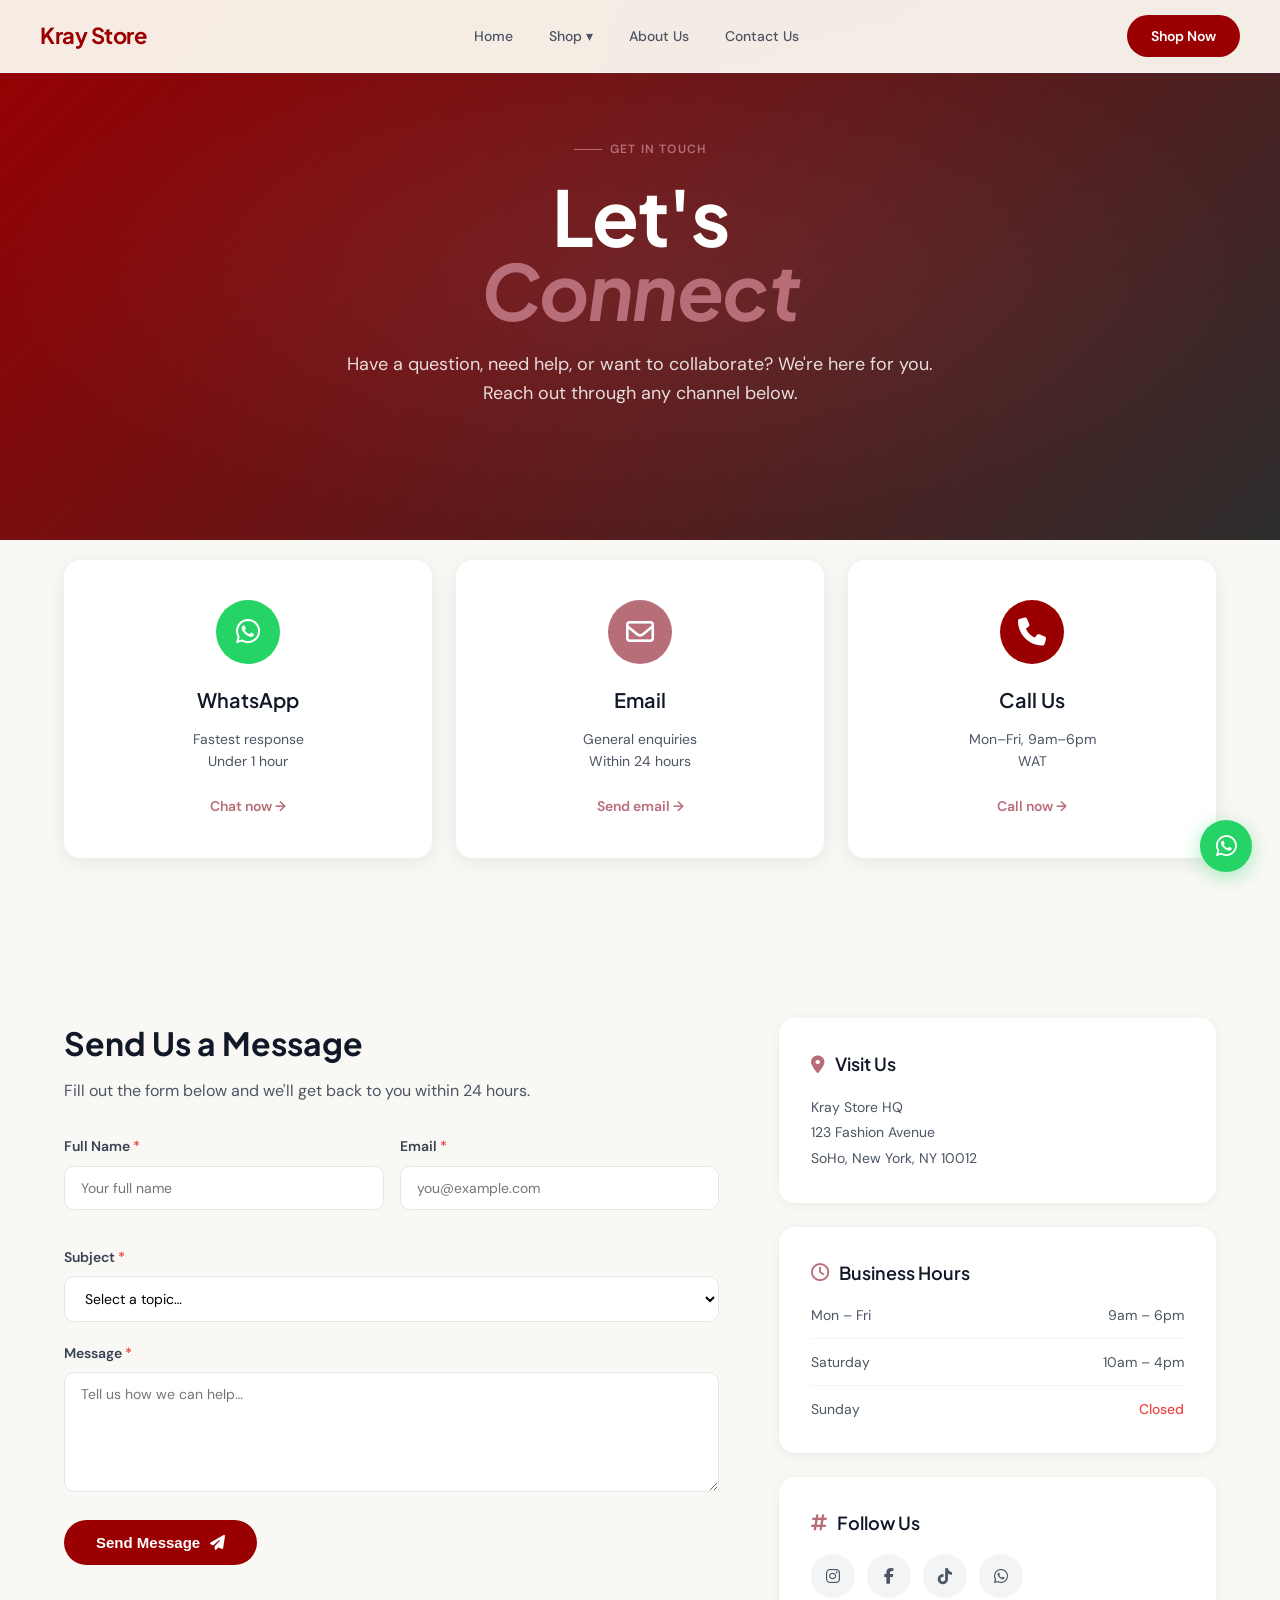
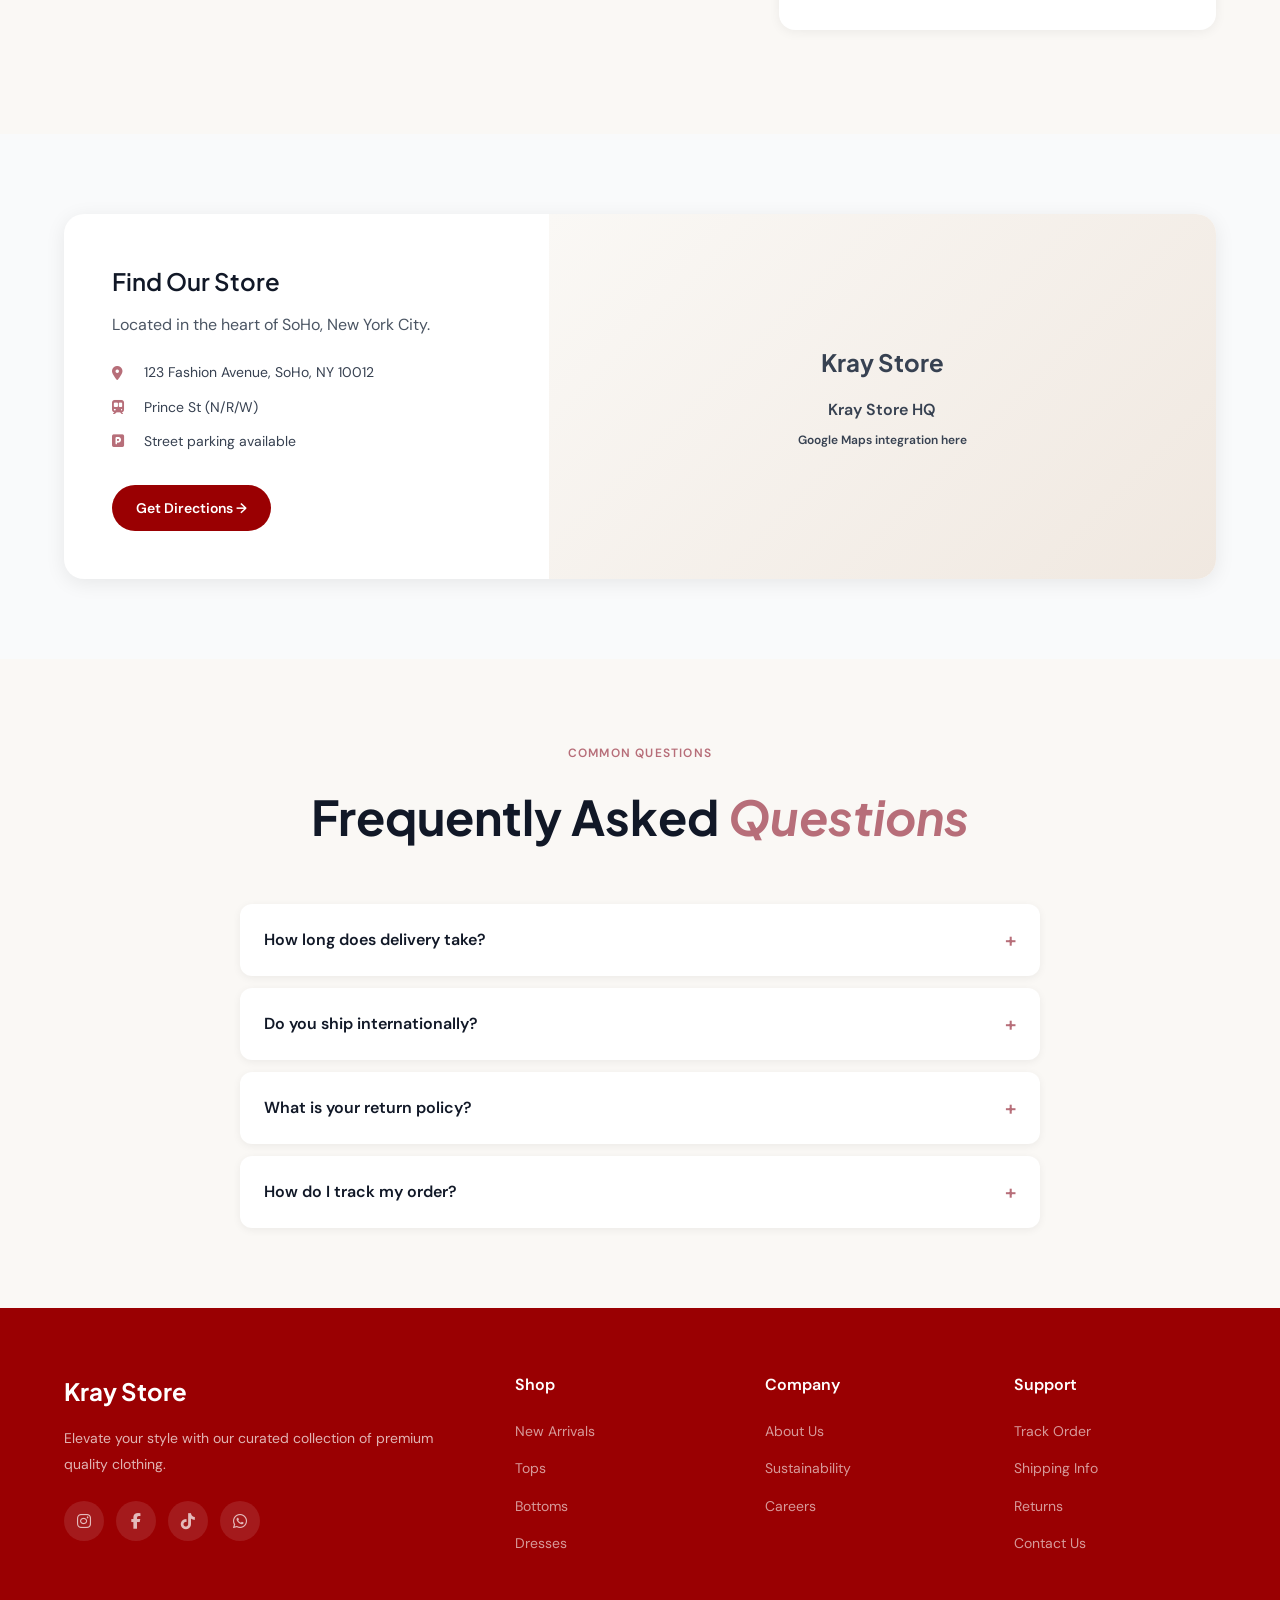
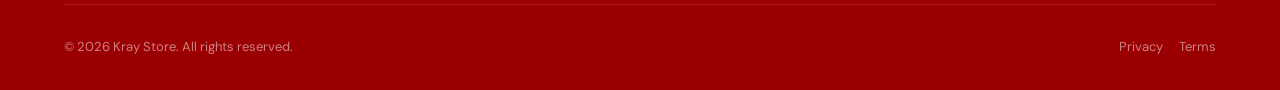
<file: tmj-foods-contact.html>
<!DOCTYPE html>
<html lang="en">
<head>
<meta charset="UTF-8"/>
<meta name="viewport" content="width=device-width, initial-scale=1.0"/>
<title>Contact Us — Kray Store | Get in Touch</title>
<link rel="icon" type="image/png" href="lOGO%20-%20Favicon.png"/>
<meta name="description" content="Reach Kray Store for orders, sizing help, customer support, or to simply say hello. We respond within 24 hours."/>
<link rel="preconnect" href="https://fonts.googleapis.com"/>
<link rel="preconnect" href="https://fonts.gstatic.com" crossorigin/>
<link href="https://fonts.googleapis.com/css2?family=Plus+Jakarta+Sans:wght@400;500;600;700;800&family=DM+Sans:wght@300;400;500;600&display=swap" rel="stylesheet"/>
<link rel="stylesheet" href="css/contact.css"/>
<link rel="stylesheet" href="css/shop.css"/>
<link rel="stylesheet" href="https://cdnjs.cloudflare.com/ajax/libs/font-awesome/6.5.1/css/all.min.css" integrity="sha512-DTOQO9RWCH3ppGqcWaEA1BIZOC6xxalwEsw9c2QQeAIftl+Vegovlnee1c9QX4TctnWMn13TZye+giMm8e2LwA==" crossorigin="anonymous" referrerpolicy="no-referrer" />
</head>
<body>

<header>
  <nav class="nav" id="mainNav" aria-label="Main navigation">
    <div class="nav-inner">
      <a href="index.html" class="nav-logo" aria-label="Kray Store home">
        <span>Kray Store</span>
      </a>
      <div class="nav-links" role="list">
        <a href="index.html" role="listitem">Home</a>
        <div class="nav-dropdown">
          <span class="nav-dropdown-trigger" role="listitem" tabindex="0">Shop ▾</span>
          <div class="nav-dropdown-menu">
            <a href="t-shirt-shop.html">Printed T-Shirts</a>
            <a href="ankara-shop.html">Ankara Materials</a>
            <a href="ready-made.html">Ready Made</a>
            <a href="round-neck.html">Round Necks</a>
          </div>
         </div>
         <a href="tmj-foods-about.html" role="listitem">About Us</a>
         <a href="tmj-foods-contact.html" role="listitem" class="active">Contact Us</a>
      </div>
      <div class="nav-actions">
        <a href="t-shirt-shop.html" class="nav-shop-btn">Shop Now</a>
        <button class="hamburger" aria-label="Open menu" onclick="toggleMenu()">
          <span></span><span></span><span></span>
        </button>
      </div>
    </div>
  </nav>

  <!-- Mobile Nav -->
  <nav class="mobile-nav" id="mobileNav" aria-label="Mobile navigation">
    <a href="index.html" onclick="toggleMenu()">Home</a>
    <div style="border-bottom:1px solid #eee;padding:10px 0;cursor:pointer" onclick="this.nextElementSibling.style.display=this.nextElementSibling.style.display==='none'?'block':'none'">
      <span style="font-family:var(--font-heading);font-size:30px;font-weight:600;color:var(--gray-900)">Shop ▾</span>
    </div>
    <div style="display:none;padding-left:20px">
      <a href="t-shirt-shop.html" onclick="toggleMenu()" style="display:block;padding:8px 0;font-size:22px;color:var(--gray-700)">Printed T-Shirts</a>
      <a href="ankara-shop.html" onclick="toggleMenu()" style="display:block;padding:8px 0;font-size:22px;color:var(--gray-700)">Ankara Materials</a>
      <a href="ready-made.html" style="display:block;padding:8px 0;font-size:22px;color:var(--gray-700)">Ready Made</a>
      <a href="round-neck.html" style="display:block;padding:8px 0;font-size:22px;color:var(--gray-700)">Round Necks</a>
    </div>
    <a href="tmj-foods-about.html" onclick="toggleMenu()">About Us</a>
    <a href="tmj-foods-contact.html" onclick="toggleMenu()">Contact Us</a>
  </nav>
</header>

<section class="contact-hero" aria-labelledby="contact-hero-heading">
  <div class="contact-hero-overlay"></div>
  <div class="contact-hero-content">
    <p class="contact-eyebrow">Get in Touch</p>
    <h1 id="contact-hero-heading">Let's<br><em>Connect</em></h1>
    <p class="contact-sub">Have a question, need help, or want to collaborate? We're here for you. Reach out through any channel below.</p>
  </div>
</section>

<section class="quick-contact" aria-label="Quick contact methods">
  <div class="container">
    <div class="contact-cards">
      <a href="https://wa.me/2348000000000" class="contact-card whatsapp" target="_blank" rel="noopener">
        <div class="card-icon"><i class="fa-brands fa-whatsapp"></i></div>
        <h3>WhatsApp</h3>
        <p>Fastest response<br>Under 1 hour</p>
        <span class="card-link">Chat now →</span>
      </a>
      <a href="mailto:hello@kraystore.com" class="contact-card email">
        <div class="card-icon"><i class="fa-regular fa-envelope"></i></div>
        <h3>Email</h3>
        <p>General enquiries<br>Within 24 hours</p>
        <span class="card-link">Send email →</span>
      </a>
      <a href="tel:+2348000000000" class="contact-card phone">
        <div class="card-icon"><i class="fa-solid fa-phone"></i></div>
        <h3>Call Us</h3>
        <p>Mon–Fri, 9am–6pm<br>WAT</p>
        <span class="card-link">Call now →</span>
      </a>
    </div>
  </div>
</section>

<section class="contact-main" aria-label="Contact form and information">
  <div class="container">
    <div class="contact-grid">
      <div class="form-section">
        <h2>Send Us a Message</h2>
        <p class="form-intro">Fill out the form below and we'll get back to you within 24 hours.</p>
        
        <form id="contactForm" novalidate onsubmit="handleSubmit(event)">
          <div class="form-row">
            <div class="field-group">
              <label for="name">Full Name <span class="req">*</span></label>
              <input type="text" id="name" placeholder="Your full name" required>
            </div>
            <div class="field-group">
              <label for="email">Email <span class="req">*</span></label>
              <input type="email" id="email" placeholder="you@example.com" required>
            </div>
          </div>
          
          <div class="field-group">
            <label for="subject">Subject <span class="req">*</span></label>
            <select id="subject" required>
              <option value="">Select a topic…</option>
              <option>Product Information</option>
              <option>Sizing & Fit</option>
              <option>Order Support</option>
              <option>Returns & Exchanges</option>
              <option>Wholesale Inquiry</option>
              <option>Press & Media</option>
              <option>Other</option>
            </select>
          </div>
          
          <div class="field-group">
            <label for="message">Message <span class="req">*</span></label>
            <textarea id="message" placeholder="Tell us how we can help…" rows="5" required></textarea>
          </div>
          
          <button type="submit" class="submit-btn">
            Send Message
            <i class="fa-solid fa-paper-plane"></i>
          </button>
        </form>
      </div>
      
      <div class="info-section">
        <div class="info-card">
          <h3><i class="fa-solid fa-location-dot"></i> Visit Us</h3>
          <p>Kray Store HQ<br>123 Fashion Avenue<br>SoHo, New York, NY 10012</p>
        </div>
        
        <div class="info-card">
          <h3><i class="fa-regular fa-clock"></i> Business Hours</h3>
          <div class="hours">
            <div class="hour-row"><span>Mon – Fri</span><span>9am – 6pm</span></div>
            <div class="hour-row"><span>Saturday</span><span>10am – 4pm</span></div>
            <div class="hour-row"><span>Sunday</span><span class="closed">Closed</span></div>
          </div>
        </div>
        
        <div class="info-card">
          <h3><i class="fa-solid fa-hashtag"></i> Follow Us</h3>
          <div class="social-links">
            <a href="#" aria-label="Instagram"><i class="fa-brands fa-instagram"></i></a>
            <a href="#" aria-label="Facebook"><i class="fa-brands fa-facebook-f"></i></a>
            <a href="#" aria-label="TikTok"><i class="fa-brands fa-tiktok"></i></a>
            <a href="https://wa.me/2348000000000" target="_blank" rel="noopener" aria-label="WhatsApp"><i class="fa-brands fa-whatsapp"></i></a>
          </div>
        </div>
      </div>
    </div>
  </div>
</section>

<section class="map-section">
  <div class="container">
    <div class="map-wrapper">
      <div class="map-info">
        <h3>Find Our Store</h3>
        <p>Located in the heart of SoHo, New York City.</p>
        <div class="map-details">
          <div><i class="fa-solid fa-location-dot"></i> 123 Fashion Avenue, SoHo, NY 10012</div>
          <div><i class="fa-solid fa-subway"></i> Prince St (N/R/W)</div>
          <div><i class="fa-solid fa-parking"></i> Street parking available</div>
        </div>
        <a href="https://maps.google.com" target="_blank" rel="noopener" class="map-btn">Get Directions →</a>
      </div>
      <div class="map-placeholder">
        <div class="map-logo">Kray Store</div>
        <p>Kray Store HQ</p>
        <p class="map-note">Google Maps integration here</p>
      </div>
    </div>
  </div>
</section>

<section class="faq-section" aria-labelledby="faq-heading">
  <div class="container">
    <div class="faq-header">
      <p class="label">Common Questions</p>
      <h2 id="faq-heading">Frequently Asked <em>Questions</em></h2>
    </div>
    <div class="faq-grid">
      <div class="faq-item">
        <div class="faq-question" onclick="toggleFaq(this)">
          How long does delivery take?
          <span class="faq-icon">+</span>
        </div>
        <div class="faq-answer">
          US orders are typically delivered within 3–5 business days. For international orders, expect 7–14 business days depending on the destination country.
        </div>
      </div>
      <div class="faq-item">
        <div class="faq-question" onclick="toggleFaq(this)">
          Do you ship internationally?
          <span class="faq-icon">+</span>
        </div>
        <div class="faq-answer">
          Yes, we ship to 50+ countries worldwide. International shipping costs are calculated at checkout based on your location and order weight.
        </div>
      </div>
      <div class="faq-item">
        <div class="faq-question" onclick="toggleFaq(this)">
          What is your return policy?
          <span class="faq-icon">+</span>
        </div>
        <div class="faq-answer">
          We offer a 30-day return policy for unworn, unwashed items with tags attached. If you receive a damaged or incorrect item, we'll arrange a replacement or full refund.
        </div>
      </div>
      <div class="faq-item">
        <div class="faq-question" onclick="toggleFaq(this)">
          How do I track my order?
          <span class="faq-icon">+</span>
        </div>
        <div class="faq-answer">
          Once your order ships, you'll receive a tracking number by email. You can use this number to track your package directly on the carrier's website.
        </div>
      </div>
    </div>
  </div>
</section>

<footer class="footer">
  <div class="container">
    <div class="footer-grid">
      <div class="footer-brand">
        <div class="logo">Kray Store</div>
        <p>Elevate your style with our curated collection of premium quality clothing.</p>
        <div class="footer-social-row">
          <a href="#" class="fs-btn" aria-label="Instagram"><i class="fa-brands fa-instagram"></i></a>
          <a href="#" class="fs-btn" aria-label="Facebook"><i class="fa-brands fa-facebook-f"></i></a>
          <a href="#" class="fs-btn" aria-label="TikTok"><i class="fa-brands fa-tiktok"></i></a>
          <a href="#" class="fs-btn" aria-label="WhatsApp"><i class="fa-brands fa-whatsapp"></i></a>
        </div>
      </div>
      <div class="footer-col">
        <h4>Shop</h4>
        <ul>
          <li><a href="t-shirt-shop.html">New Arrivals</a></li>
          <li><a href="#">Tops</a></li>
          <li><a href="#">Bottoms</a></li>
          <li><a href="#">Dresses</a></li>
        </ul>
      </div>
      <div class="footer-col">
        <h4>Company</h4>
        <ul>
          <li><a href="tmj-foods-about.html">About Us</a></li>
          <li><a href="#">Sustainability</a></li>
          <li><a href="#">Careers</a></li>
        </ul>
      </div>
      <div class="footer-col">
        <h4>Support</h4>
        <ul>
          <li><a href="#">Track Order</a></li>
          <li><a href="#">Shipping Info</a></li>
          <li><a href="#">Returns</a></li>
          <li><a href="tmj-foods-contact.html">Contact Us</a></li>
        </ul>
      </div>
    </div>
    <div class="footer-bottom">
      <span>© 2026 Kray Store. All rights reserved.</span>
      <div><a href="#">Privacy</a><a href="#">Terms</a></div>
    </div>
  </div>
</footer>

<a href="https://wa.me/15551234567" class="wa-float" target="_blank" rel="noopener noreferrer" aria-label="Chat on WhatsApp">
  <i class="fa-brands fa-whatsapp"></i>
</a>

<script src="js/contact.js"></script>
</body>
</html>
</file>
<file: css/admin.css>
*,*::before,*::after{box-sizing:border-box;margin:0;padding:0}
html{scroll-behavior:smooth;font-size:16px}
img{display:block;max-width:100%}
a{text-decoration:none;color:inherit}
button{cursor:pointer;border:none;background:none;font:inherit}
ul{list-style:none}
input,select,textarea{font:inherit}

:root{
  --brand:#9a0002;
  --brand-lt:#b31a0d;
  --brand-dark:#780001;
  --ink:#2D2D2D;
  --slate:#4A4A4A;
  --pearl:#E8E4E0;
  --ivory:#FAF8F5;
  --cream:#efe6de;
  --warm-off:#e3dcd2;
  --rose-gold:#B76E79;
  --coral:#E8846B;
  --coral-lt:#FCE8E4;
  --blush:#F5E6E8;
  --navy:#1A2744;
  --navy-lt:#E8ECF5;
  --white:#FFFFFF;
  --gray-50:#F7F5F3;
  --gray-100:#EEEBE7;
  --gray-200:#D8D4CE;
  --gray-300:#C4BFB6;
  --gray-400:#9A958D;
  --gray-500:#767168;
  --gray-600:#5E5A52;
  --gray-900:#1A1A15;
  --green:#22C55E;
  --green-bg:#F0FDF4;
  --yellow:#EAB308;
  --yellow-bg:#FEFCE8;
  --red:#EF4444;
  --red-bg:#FEF2F2;
  --blue:#3B82F6;
  --blue-bg:#EFF6FF;
  --purple:#8B5CF6;
  --font-heading:'Plus Jakarta Sans',system-ui,sans-serif;
  --font-body:'DM Sans',system-ui,sans-serif;
  --sidebar-w:220px;
  --radius:12px;
  --radius-sm:8px;
  --shadow-sm:0 1px 4px rgba(26,26,26,.06);
  --shadow-md:0 4px 16px rgba(26,26,26,.08);
  --shadow-lg:0 8px 32px rgba(26,26,26,.12);
}

body{
  font-family:var(--font-body);
  background:var(--gray-50);
  color:var(--gray-900);
  line-height:1.6;
  display:flex;
  min-height:100vh;
  overflow-x:hidden;
}

/* Sidebar */
.sidebar{
  position:fixed;
  top:0;left:0;bottom:0;
  width:var(--sidebar-w);
  background:var(--gray-900);
  color:var(--white);
  display:flex;
  flex-direction:column;
  z-index:100;
  transition:transform .3s ease;
}
.sidebar-logo{
  display:flex;align-items:center;gap:10px;
  padding:24px 20px;
  font-family:var(--font-heading);
  font-size:22px;font-weight:700;
  border-bottom:1px solid rgba(255,255,255,.08);
}
.sidebar-logo .badge{
  background:var(--brand);
  color:#fff;
  font-size:10px;font-weight:600;
  padding:3px 8px;
  border-radius:20px;
  text-transform:uppercase;
  letter-spacing:.05em;
}
.sidebar-nav{
  flex:1;
  padding:16px 12px;
  display:flex;flex-direction:column;gap:4px;
}
.nav-item{
  display:flex;align-items:center;gap:12px;
  padding:12px 16px;
  border-radius:var(--radius-sm);
  font-size:14px;font-weight:500;
  color:rgba(255,255,255,.6);
  transition:all .2s;
  position:relative;
}
.nav-item:hover{background:rgba(255,255,255,.06);color:#fff}
.nav-item.active{background:var(--brand);color:#fff}
.nav-item svg{flex-shrink:0}
.nav-badge{
  position:absolute;right:12px;
  background:var(--coral);color:#fff;
  font-size:11px;font-weight:700;
  padding:2px 7px;border-radius:10px;
}
.sidebar-footer{
  padding:16px 20px;
  border-top:1px solid rgba(255,255,255,.08);
}
.back-link{
  font-size:13px;color:rgba(255,255,255,.5);
  display:flex;align-items:center;gap:6px;
  transition:color .2s;
}
.back-link:hover{color:#fff}

/* Sidebar toggle (mobile) */
.sidebar-toggle{
  display:none;
  position:fixed;top:16px;left:16px;z-index:101;
  width:40px;height:40px;
  border-radius:var(--radius-sm);
  background:var(--gray-900);
  flex-direction:column;
  align-items:center;justify-content:center;
  gap:5px;
}
.sidebar-toggle span{
  display:block;width:20px;height:2px;
  background:#fff;border-radius:2px;
}

/* Main content */
.main-content{
  margin-left:var(--sidebar-w);
  flex:1;
  padding:24px;
  min-height:100vh;
}
.page-section{
  max-width:1400px;
  margin:0 auto;
}
.page-section.hidden{display:none}

/* Section header */
.section-header{
  display:flex;
  align-items:flex-start;
  justify-content:space-between;
  margin-bottom:32px;
  gap:16px;
  flex-wrap:wrap;
}
.section-header h1{
  font-family:var(--font-heading);
  font-size:28px;font-weight:700;
  color:var(--gray-900);
  margin-bottom:4px;
}
.section-header p{
  font-size:14px;color:var(--gray-500);
}
.date-filter select,
.order-actions select,
.search-input{
  padding:10px 16px;
  border:1.5px solid var(--gray-200);
  border-radius:var(--radius-sm);
  font-size:14px;
  background:#fff;
  color:var(--gray-700);
}
.order-actions{
  display:flex;gap:12px;align-items:center;
  flex-wrap:wrap;
}
.search-input{
  min-width:240px;
}
.search-input:focus,
.date-filter select:focus,
.order-actions select:focus{
  outline:none;
  border-color:var(--brand);
}

/* KPI cards */
.kpi-grid{
  display:grid;
  grid-template-columns:repeat(4,1fr);
  gap:20px;
  margin-bottom:32px;
}
.kpi-card{
  background:#fff;
  border-radius:var(--radius);
  padding:24px;
  border:1px solid var(--gray-100);
  display:flex;
  align-items:flex-start;
  gap:16px;
  transition:transform .2s,box-shadow .2s;
}
.kpi-card:hover{
  transform:translateY(-2px);
  box-shadow:var(--shadow-md);
}
.kpi-card.small{
  padding:20px;
}
.kpi-icon{
  width:48px;height:48px;
  border-radius:var(--radius-sm);
  display:flex;align-items:center;justify-content:center;
  flex-shrink:0;
}
.kpi-icon.revenue{background:var(--green-bg);color:var(--green)}
.kpi-icon.orders{background:var(--blue-bg);color:var(--blue)}
.kpi-icon.products{background:var(--purple);color:#fff}
.kpi-icon.avg{background:var(--yellow-bg);color:var(--yellow)}
.kpi-label{
  font-size:13px;font-weight:500;
  color:var(--gray-500);
  margin-bottom:4px;
}
.kpi-value{
  font-family:var(--font-heading);
  font-size:28px;font-weight:700;
  color:var(--gray-900);
  line-height:1.1;
}
.kpi-change{
  font-size:12px;font-weight:500;
  margin-top:4px;
}
.kpi-change.up{color:var(--green)}
.kpi-change.down{color:var(--red)}

/* Charts */
.charts-row{
  display:grid;
  gap:20px;
  margin-bottom:32px;
}
.charts-row:first-of-type{
  grid-template-columns:1.8fr 1fr;
}
.charts-row:nth-of-type(2){
  grid-template-columns:1fr 1fr 1fr;
}
.charts-row:nth-of-type(3){
  grid-template-columns:1fr;
}
.chart-card{
  background:#fff;
  border-radius:var(--radius);
  border:1px solid var(--gray-100);
  padding:24px;
}
.chart-card.wide{
  min-height:320px;
}
.chart-card.full{
  grid-column:1/-1;
}
.chart-header{
  display:flex;
  align-items:center;
  justify-content:space-between;
  margin-bottom:20px;
}
.chart-header h3{
  font-family:var(--font-heading);
  font-size:16px;font-weight:600;
  color:var(--gray-900);
}
.chart-sub{
  font-size:12px;color:var(--gray-400);
  background:var(--gray-50);
  padding:4px 10px;
  border-radius:20px;
}
.view-all{
  font-size:13px;font-weight:600;
  color:var(--brand);
  transition:opacity .2s;
}
.view-all:hover{opacity:.7}
canvas{
  width:100%!important;
  max-height:280px;
}

/* Top products list */
.top-products-list{
  display:flex;flex-direction:column;gap:14px;
}
.tp-item{
  display:flex;align-items:center;gap:14px;
}
.tp-rank{
  width:28px;height:28px;
  border-radius:50%;
  background:var(--gray-100);
  display:flex;align-items:center;justify-content:center;
  font-size:12px;font-weight:700;
  color:var(--gray-500);
  flex-shrink:0;
}
.tp-rank.gold{background:#FEF3C7;color:#D97706}
.tp-rank.silver{background:#F1F5F9;color:#64748B}
.tp-rank.bronze{background:#FEE2E2;color:#DC2626}
.tp-info{flex:1;min-width:0}
.tp-name{
  font-size:14px;font-weight:600;
  color:var(--gray-900);
  white-space:nowrap;overflow:hidden;text-overflow:ellipsis;
}
.tp-cat{font-size:11px;color:var(--gray-400)}
.tp-stats{text-align:right}
.tp-sales{font-size:14px;font-weight:700;color:var(--gray-900)}
.tp-rev{font-size:11px;color:var(--gray-500)}

/* Category bars */
.category-bars{
  display:flex;flex-direction:column;gap:16px;
}
.cat-bar{
  display:flex;flex-direction:column;gap:6px;
}
.cat-bar-header{
  display:flex;justify-content:space-between;
  font-size:13px;
}
.cat-bar-name{font-weight:600;color:var(--gray-700)}
.cat-bar-val{color:var(--gray-500)}
.cat-bar-track{
  height:8px;
  background:var(--gray-100);
  border-radius:4px;
  overflow:hidden;
}
.cat-bar-fill{
  height:100%;
  border-radius:4px;
  transition:width .6s ease;
}

/* Data table */
.table-wrap{
  overflow-x:auto;
}
.data-table{
  width:100%;
  border-collapse:collapse;
  font-size:14px;
}
.data-table th{
  text-align:left;
  padding:12px 16px;
  font-weight:600;
  color:var(--gray-500);
  font-size:12px;
  text-transform:uppercase;
  letter-spacing:.04em;
  border-bottom:2px solid var(--gray-100);
  white-space:nowrap;
}
.data-table td{
  padding:14px 16px;
  border-bottom:1px solid var(--gray-100);
  color:var(--gray-700);
  white-space:nowrap;
}
.data-table tr:hover td{
  background:var(--gray-50);
}
.status-badge{
  display:inline-flex;align-items:center;gap:4px;
  padding:4px 10px;
  border-radius:20px;
  font-size:12px;font-weight:600;
}
.status-badge.pending{background:var(--yellow-bg);color:#A16207}
.status-badge.processing{background:var(--blue-bg);color:#1D4ED8}
.status-badge.shipped{background:var(--purple);color:#fff}
.status-badge.delivered{background:var(--green-bg);color:#15803D}
.status-badge.cancelled{background:var(--red-bg);color:#DC2626}
.status-dot{
  width:6px;height:6px;border-radius:50%;
  background:currentColor;
}
.order-id{
  font-family:monospace;
  font-weight:600;
  color:var(--brand);
  cursor:pointer;
}
.order-id:hover{text-decoration:underline}

/* Product grid */
.product-filters{
  display:flex;gap:8px;
  margin-bottom:24px;
  flex-wrap:wrap;
}
.filter-tab{
  padding:8px 18px;
  border-radius:50px;
  font-size:13px;font-weight:500;
  background:#fff;
  border:1.5px solid var(--gray-200);
  color:var(--gray-600);
  transition:all .2s;
}
.filter-tab:hover{border-color:var(--brand);color:var(--brand)}
.filter-tab.active{background:var(--brand);color:#fff;border-color:var(--brand)}
.product-grid{
  display:grid;
  grid-template-columns:repeat(auto-fill,minmax(220px,1fr));
  gap:20px;
}
.product-card{
  background:#fff;
  border-radius:var(--radius);
  border:1px solid var(--gray-100);
  overflow:hidden;
  transition:transform .2s,box-shadow .2s;
}
.product-card:hover{
  transform:translateY(-2px);
  box-shadow:var(--shadow-md);
}
.product-card-img{
  height:160px;
  background:var(--gray-100);
  display:flex;align-items:center;justify-content:center;
  overflow:hidden;
}
.product-card-img img{
  width:100%;height:100%;object-fit:cover;
}
.product-card-img .placeholder{
  font-size:40px;opacity:.3;
}
.product-card-body{
  padding:16px;
}
.product-card-body h4{
  font-size:14px;font-weight:600;
  color:var(--gray-900);
  margin-bottom:4px;
  white-space:nowrap;overflow:hidden;text-overflow:ellipsis;
}
.product-card-body .cat{
  font-size:11px;color:var(--gray-400);
  margin-bottom:8px;
}
.product-card-body .price{
  font-family:var(--font-heading);
  font-size:18px;font-weight:700;
  color:var(--brand);
}
.product-card-body .stock{
  font-size:12px;color:var(--gray-500);
  margin-top:2px;
}
.product-card-body .stock.low{color:var(--red)}
.product-card-actions{
  display:flex;gap:6px;
  padding:12px 16px;
  border-top:1px solid var(--gray-100);
}
.product-card-actions button{
  flex:1;
  padding:8px;
  border-radius:var(--radius-sm);
  font-size:12px;font-weight:600;
  transition:all .2s;
}
.btn-edit{background:var(--navy-lt);color:var(--navy)}
.btn-edit:hover{background:var(--navy);color:#fff}
.btn-delete{background:var(--red-bg);color:var(--red)}
.btn-delete:hover{background:var(--red);color:#fff}

/* Image upload */
.image-upload{
  border:2px dashed var(--gray-200);
  border-radius:var(--radius-sm);
  padding:24px;
  text-align:center;
  cursor:pointer;
  transition:border-color .2s,background .2s;
  margin-bottom:12px;
}
.image-upload:hover{
  border-color:var(--brand);
  background:var(--gray-50);
}
.image-upload.has-image{
  border-style:solid;
  border-color:var(--green);
  padding:0;
  overflow:hidden;
}
.image-upload.has-image .image-preview{
  height:160px;
}
.image-upload.has-image .image-preview svg{
  display:none;
}
.image-upload.has-image .image-preview span{
  position:absolute;
  bottom:0;left:0;right:0;
  background:rgba(26,26,26,.6);
  color:#fff;
  padding:6px;
  font-size:12px;
}
.image-preview{
  display:flex;flex-direction:column;
  align-items:center;justify-content:center;
  gap:8px;
  color:var(--gray-400);
  font-size:13px;
  position:relative;
  min-height:100px;
}
.image-preview img{
  width:100%;height:160px;
  object-fit:cover;
  border-radius:var(--radius-sm);
}
.btn-remove-img{
  display:block;
  padding:6px 14px;
  background:var(--red-bg);
  color:var(--red);
  border-radius:var(--radius-sm);
  font-size:12px;font-weight:600;
  transition:all .2s;
}
.btn-remove-img:hover{
  background:var(--red);color:#fff;
}

/* Insights */
.insights-grid{
  display:grid;
  grid-template-columns:repeat(4,1fr);
  gap:20px;
  margin-bottom:32px;
}
.insight-card{
  background:#fff;
  border-radius:var(--radius);
  padding:24px;
  border:1px solid var(--gray-100);
  text-align:center;
}
.insight-icon{font-size:32px;margin-bottom:12px}
.insight-value{
  font-family:var(--font-heading);
  font-size:24px;font-weight:700;
  color:var(--gray-900);
  margin-bottom:4px;
}
.insight-desc{
  font-size:12px;color:var(--gray-400);
}

/* Modal */
.modal-overlay{
  position:fixed;inset:0;
  background:rgba(26,26,26,.5);
  backdrop-filter:blur(4px);
  z-index:200;
  display:none;
  align-items:center;
  justify-content:center;
  padding:20px;
}
.modal-overlay.open{display:flex}
.modal{
  background:#fff;
  border-radius:var(--radius);
  width:100%;
  max-width:560px;
  max-height:90vh;
  overflow-y:auto;
  box-shadow:var(--shadow-lg);
}
.modal.modal-lg{max-width:700px}
.modal-header{
  display:flex;align-items:center;justify-content:space-between;
  padding:20px 24px;
  border-bottom:1px solid var(--gray-100);
}
.modal-header h2{
  font-family:var(--font-heading);
  font-size:18px;font-weight:600;
}
.modal-close{
  width:32px;height:32px;
  border-radius:var(--radius-sm);
  display:flex;align-items:center;justify-content:center;
  font-size:18px;
  color:var(--gray-500);
  transition:background .2s;
}
.modal-close:hover{background:var(--gray-100)}
.modal form{padding:24px}
.form-row{
  display:grid;
  grid-template-columns:1fr 1fr;
  gap:16px;
  margin-bottom:16px;
}
.field-group{
  display:flex;flex-direction:column;gap:6px;
  margin-bottom:16px;
}
.field-group label{
  font-size:13px;font-weight:600;
  color:var(--gray-700);
}
.field-group input,
.field-group select,
.field-group textarea{
  padding:10px 14px;
  border:1.5px solid var(--gray-200);
  border-radius:var(--radius-sm);
  font-size:14px;
  background:#fff;
  transition:border-color .2s;
}
.field-group input:focus,
.field-group select:focus,
.field-group textarea:focus{
  outline:none;
  border-color:var(--brand);
}
.form-group{margin-bottom:16px}
.form-group label{
  display:block;font-size:13px;font-weight:600;
  color:var(--gray-700);margin-bottom:6px;
}
.form-group input,
.form-group select,
.form-group textarea{
  width:100%;padding:10px 14px;
  border:1.5px solid var(--gray-200);
  border-radius:var(--radius-sm);
  font-size:14px;
  background:#fff;
  transition:border-color .2s;
}
.form-group input:focus,
.form-group select:focus,
.form-group textarea:focus{
  outline:none;border-color:var(--brand);
}
.modal-actions{
  display:flex;gap:12px;
  justify-content:flex-end;
  margin-top:24px;
  padding-top:16px;
  border-top:1px solid var(--gray-100);
}

/* Buttons */
.btn-primary{
  display:inline-flex;align-items:center;gap:8px;
  padding:10px 20px;
  background:var(--brand);
  color:#fff;
  border-radius:var(--radius-sm);
  font-size:14px;font-weight:600;
  transition:all .2s;
}
.btn-primary:hover{background:var(--brand-dark)}
.btn-ghost{
  display:inline-flex;align-items:center;gap:8px;
  padding:10px 20px;
  background:transparent;
  border:1.5px solid var(--gray-200);
  color:var(--gray-600);
  border-radius:var(--radius-sm);
  font-size:14px;font-weight:500;
  transition:all .2s;
}
.btn-ghost:hover{border-color:var(--gray-400)}

/* Status select */
.status-select{
  padding:6px 10px;
  border:1.5px solid var(--gray-200);
  border-radius:var(--radius-sm);
  font-size:12px;font-weight:600;
  background:#fff;
  cursor:pointer;
}
.status-select:focus{outline:none;border-color:var(--brand)}

/* Order detail */
.order-detail{padding:24px}
.od-header{
  display:flex;align-items:center;justify-content:space-between;
  margin-bottom:24px;
  flex-wrap:wrap;gap:12px;
}
.od-id{
  font-family:var(--font-heading);
  font-size:20px;font-weight:700;
  color:var(--brand);
}
.od-info{
  display:grid;
  grid-template-columns:1fr 1fr;
  gap:20px;
  margin-bottom:24px;
}
.od-info-block{
  padding:16px;
  background:var(--gray-50);
  border-radius:var(--radius-sm);
}
.od-info-block h4{
  font-size:12px;font-weight:600;
  color:var(--gray-400);
  text-transform:uppercase;
  letter-spacing:.04em;
  margin-bottom:8px;
}
.od-info-block p{
  font-size:14px;color:var(--gray-700);
}
.od-items{
  border:1px solid var(--gray-100);
  border-radius:var(--radius-sm);
  overflow:hidden;
}
.od-items-header{
  display:grid;
  grid-template-columns:2fr 1fr 1fr 1fr;
  padding:12px 16px;
  background:var(--gray-50);
  font-size:12px;font-weight:600;
  color:var(--gray-500);
  text-transform:uppercase;
}
.od-item{
  display:grid;
  grid-template-columns:2fr 1fr 1fr 1fr;
  padding:14px 16px;
  border-top:1px solid var(--gray-100);
  font-size:14px;
}
.od-totals{
  display:flex;justify-content:flex-end;
  margin-top:16px;
}
.od-total-block{
  width:260px;
}
.od-total-row{
  display:flex;justify-content:space-between;
  font-size:14px;padding:6px 0;
}
.od-total-row.grand{
  font-family:var(--font-heading);
  font-size:18px;font-weight:700;
  border-top:2px solid var(--gray-200);
  padding-top:10px;
  margin-top:6px;
}

/* Responsive */
@media(max-width:1200px){
  .kpi-grid{grid-template-columns:repeat(2,1fr)}
  .charts-row:first-of-type{grid-template-columns:1fr}
  .charts-row:nth-of-type(2){grid-template-columns:1fr 1fr}
  .insights-grid{grid-template-columns:repeat(2,1fr)}
}
@media(max-width:768px){
  .sidebar{
    transform:translateX(-100%);
  }
  .sidebar.open{transform:translateX(0)}
  .sidebar-toggle{display:flex}
  .main-content{
    margin-left:0;
    padding:20px;
    padding-top:72px;
  }
  .kpi-grid{grid-template-columns:1fr}
  .charts-row:nth-of-type(2){grid-template-columns:1fr}
  .insights-grid{grid-template-columns:1fr}
  .section-header{flex-direction:column}
  .order-actions{width:100%}
  .search-input{min-width:0;flex:1}
  .form-row{grid-template-columns:1fr}
  .od-info{grid-template-columns:1fr}
}
</file>
<file: css/ankara-shop.css>
*,*::before,*::after{box-sizing:border-box;margin:0;padding:0}
html{scroll-behavior:smooth;font-size:16px}
img{display:block;max-width:100%}
a{text-decoration:none;color:inherit}
button{cursor:pointer;border:none;background:none;font:inherit}
ul{list-style:none}
input,select{font:inherit}

:root{
  --charcoal:  #1A1A1A;
  --rose-gold: #B76E79;
  --brand:     #9a0002;
  --brand-red: #9a0002;
  --ink:      #2D2D2D;
  --slate:    #4A4A4A;
  --pearl:    #E8E4E0;
  --ivory:    #FAF8F5;
  --cream:     #F5F2EE;
  --warm:      #EDE9E4;
  --coral:    #E8846B;
  --coral-lt: #FCE8E4;
  --blush:    #F5E6E8;
  --navy:     #1A2744;
  --navy-lt:  #E8ECF5;
  --white:   #FFFFFF;
  --gray-50: #F7F5F3;
  --gray-100:#EEEBE7;
  --gray-200:#D8D4CE;
  --gray-300:#C2BEB6;
  --gray-400:#9A958D;
  --gray-600:#5E5A52;
  --gray-700:#3E3B38;
  --gray-900:#1A1A15;
  --font-heading:'Plus Jakarta Sans',system-ui,sans-serif;
  --font-body:'DM Sans',system-ui,sans-serif;
  --max-w:1280px;
  --gutter:clamp(16px,3vw,40px);
  --radius:14px;
  --radius-sm:8px;
  --shadow-sm:0 2px 8px rgba(26,26,26,.06);
  --shadow-md:0 8px 28px rgba(26,26,26,.1);
  --shadow-lg:0 20px 56px rgba(26,26,26,.14);
  --transition:.22s cubic-bezier(.4,0,.2,1);
}

body{font-family:var(--font-body);background:var(--cream);color:var(--gray-900);line-height:1.6;overflow-x:hidden}

@keyframes fadeUp{from{opacity:0;transform:translateY(20px)}to{opacity:1;transform:translateY(0)}}
@keyframes fadeIn{from{opacity:0}to{opacity:1}}
@keyframes slideIn{from{transform:translateX(100%)}to{transform:translateX(0)}}
@keyframes pulse{0%,100%{opacity:.7;transform:scale(1)}50%{opacity:1;transform:scale(1.06)}}
@keyframes spin{to{transform:rotate(360deg)}}
@keyframes pop{0%{transform:scale(1)}50%{transform:scale(1.18)}100%{transform:scale(1)}}

.container{width:100%;max-width:var(--max-w);margin-inline:auto;padding-inline:var(--gutter)}

.nav{position:fixed;top:0;left:0;right:0;z-index:200;background:rgba(250,246,238,.96);backdrop-filter:blur(14px);box-shadow:0 1px 0 var(--gray-100)}
.nav.scrolled{box-shadow:0 1px 0 var(--gray-100)}
.nav-inner{display:flex;align-items:center;justify-content:space-between;max-width:var(--max-w);margin-inline:auto;height:68px;padding-inline:var(--gutter)}
.nav-logo{display:flex;align-items:center;gap:10px;font-family:var(--font-heading);font-size:22px;font-weight:700;color:var(--charcoal);letter-spacing:-.02em}
.leaf-mark{width:34px;height:34px;background:var(--charcoal);border-radius:50% 50% 50% 0;transform:rotate(-45deg);display:flex;align-items:center;justify-content:center;flex-shrink:0}
.leaf-mark span{transform:rotate(45deg);font-size:15px;color:#fff}
.nav-links{display:flex;align-items:center;gap:32px}
.nav-links a{font-size:14px;font-weight:500;color:var(--gray-600);transition:color var(--transition);position:relative}
.nav-links a::after{content:'';position:absolute;bottom:-4px;left:0;right:100%;height:1.5px;background:var(--charcoal);transition:right .25s ease}
.nav-links a:hover,.nav-links a.active{color:var(--charcoal)}
.nav-links a:hover::after,.nav-links a.active::after{right:0}
.nav-dropdown{position:relative}
.nav-dropdown-trigger{cursor:pointer;display:flex;align-items:center;gap:4px}
.nav-dropdown-menu{position:absolute;top:100%;left:0;min-width:180px;background:var(--white);border-radius:var(--radius-sm);box-shadow:var(--shadow-md);padding:8px 0;opacity:0;visibility:hidden;transform:translateY(10px);transition:all .25s ease;z-index:100}
.nav-dropdown:hover .nav-dropdown-menu{opacity:1;visibility:visible;transform:translateY(0)}
.nav-dropdown-menu a{display:block;padding:10px 18px;font-size:13px;color:var(--gray-600);transition:background var(--transition),color var(--transition)}
.nav-dropdown-menu a:hover{background:var(--cream);color:var(--charcoal)}
.nav-actions{display:flex;align-items:center;gap:10px}
.nav-cart-btn{position:relative;width:40px;height:40px;border-radius:50%;background:var(--rose-gold);display:flex;align-items:center;justify-content:center;color:#fff;font-size:17px;transition:transform var(--transition),box-shadow var(--transition);cursor:pointer}
.nav-cart-btn:hover{transform:scale(1.08);box-shadow:var(--shadow-sm)}
.cart-badge{position:absolute;top:-3px;right:-3px;width:18px;height:18px;background:var(--rose-gold);border-radius:50%;font-size:10px;font-weight:700;color:var(--charcoal);display:none;align-items:center;justify-content:center;transition:transform var(--transition)}
.cart-badge.pop{animation:pop .3s ease}
.hamburger{display:none;flex-direction:column;gap:5px;padding:8px;cursor:pointer}
.hamburger span{display:block;width:22px;height:2px;background:var(--gray-900);border-radius:2px;transition:.3s}
.mobile-nav{display:none;position:fixed;inset:0;z-index:190;background:var(--cream);padding:90px 32px 40px;flex-direction:column;gap:6px;transform:translateX(-100%);transition:transform .35s cubic-bezier(.4,0,.2,1)}
.mobile-nav.open{transform:translateX(0)}
.mobile-nav a{font-family:var(--font-heading);font-size:30px;font-weight:600;color:var(--gray-900);padding:10px 0;border-bottom:1px solid var(--gray-100);display:block}
.mobile-dropdown{position:relative;border-bottom:1px solid var(--gray-100)}
.mobile-dropdown-trigger{font-family:var(--font-heading);font-size:30px;font-weight:600;color:var(--gray-900);padding:10px 0;display:block;cursor:pointer}
.mobile-dropdown-menu{display:none;padding-left:20px}
.mobile-dropdown.open .mobile-dropdown-menu{display:block}

.shop-hero{
  position:relative;
  min-height:480px;
  background:var(--brand-red);
  display:flex;
  align-items:center;
  padding:100px var(--gutter) 60px;
}
.shop-hero::before{content:'';position:absolute;width:500px;height:500px;border-radius:50%;background:rgba(255,255,255,.04);top:-150px;right:-100px}
.shop-hero::after{content:'';position:absolute;width:300px;height:300px;border-radius:50%;background:rgba(255,255,255,.03);bottom:-100px;left:50px}
.shop-hero-inner{
  display:grid;grid-template-columns:1fr 1fr;
  align-items:center;gap:40px;
  max-width:var(--max-w);margin-inline:auto;
  padding:48px var(--gutter) 52px;
}
.shop-hero-eyebrow{font-size:11px;font-weight:700;letter-spacing:.12em;text-transform:uppercase;color:#FFB6C1;margin-bottom:10px}
.shop-hero-eyebrow::before{content:'';width:32px;height:2px;background:#FFB6C1;display:inline-block;margin-right:10px;vertical-align:middle}
.shop-hero h1{font-family:var(--font-heading);font-size:clamp(36px,5vw,60px);font-weight:700;line-height:1.05;letter-spacing:-.03em;color:#FFFFFF;margin-bottom:14px}
.shop-hero h1 em{font-style:italic;color:#FFE4E9}
.shop-hero p{font-size:16px;font-weight:300;color:rgba(255,255,255,.85);line-height:1.65;max-width:440px}
.shop-hero-stats{display:flex;gap:36px;margin-top:28px;flex-wrap:wrap}
.hero-stat{text-align:left}
.hero-stat .num{font-family:var(--font-heading);font-size:30px;font-weight:700;color:#fff;line-height:1}
.hero-stat .lbl{font-size:12px;color:rgba(255,255,255,.55);margin-top:2px}
.shop-hero-packs{display:grid;grid-template-columns:repeat(3,1fr);gap:14px;align-items:center;justify-content:center}
.shop-hero-packs .mini-pack{width:280px;height:180px;object-fit:cover;border-radius:14px;border:4px solid rgba(255,255,255,.35);box-shadow:0 10px 30px rgba(0,0,0,.3)}
.mini-pack{animation:fadeUp .6s ease both;max-width:180px;height:auto}

.breadcrumb{background:var(--warm-off);border-bottom:1px solid var(--gray-100);padding:12px 0}
.breadcrumb-inner{display:flex;align-items:center;gap:8px;font-size:13px;color:var(--gray-400);max-width:var(--max-w);margin-inline:auto;padding-inline:var(--gutter)}
.breadcrumb a{color:var(--gray-600);transition:color var(--transition)}
.breadcrumb a:hover{color:var(--charcoal)}
.breadcrumb-sep{color:var(--gray-300);font-size:11px}
.breadcrumb-current{color:var(--charcoal);font-weight:500}

.shop-layout{display:grid;grid-template-columns:260px 1fr;gap:32px;padding:36px 0 80px;align-items:start}

.sidebar{position:sticky;top:84px;background:var(--white);border-radius:var(--radius);border:1px solid var(--gray-100);overflow:hidden}
.sidebar-head{display:flex;align-items:center;justify-content:space-between;padding:18px 20px;border-bottom:1px solid var(--gray-100)}
.sidebar-head h3{font-family:var(--font-heading);font-size:18px;font-weight:700;color:var(--gray-900)}
.clear-filters{font-size:12px;color:var(--charcoal);font-weight:600;cursor:pointer;transition:opacity var(--transition)}
.clear-filters:hover{opacity:.7}

.filter-group{padding:18px 20px;border-bottom:1px solid var(--gray-100)}
.filter-group:last-child{border-bottom:none}
.filter-group-label{font-size:11px;font-weight:700;letter-spacing:.09em;text-transform:uppercase;color:var(--gray-400);margin-bottom:12px;display:flex;align-items:center;justify-content:space-between;cursor:pointer;user-select:none}
.filter-group-label span{font-size:14px;color:var(--gray-400);transition:transform var(--transition)}
.filter-group-label.collapsed span{transform:rotate(-90deg)}

.filter-check-list{display:flex;flex-direction:column;gap:8px}
.filter-check{display:flex;align-items:center;gap:10px;cursor:pointer;font-size:14px;color:var(--gray-600);transition:color var(--transition);user-select:none}
.filter-check:hover{color:var(--charcoal)}
.filter-check input[type=checkbox]{display:none}
.check-box{width:18px;height:18px;border-radius:4px;border:1.5px solid var(--gray-300);background:var(--white);flex-shrink:0;display:flex;align-items:center;justify-content:center;transition:all var(--transition)}
.filter-check input:checked + .check-box{background:var(--charcoal);border-color:var(--charcoal)}
.filter-check input:checked + .check-box::after{content:'✓';font-size:11px;color:#fff;font-weight:700}
.filter-check .count{margin-left:auto;font-size:11px;color:var(--gray-300);font-weight:500}

.price-range-wrap{padding:4px 0}
.price-inputs{display:flex;gap:8px;align-items:center;margin-bottom:10px}
.price-inp{width:100%;padding:7px 10px;border:1.5px solid var(--gray-200);border-radius:var(--radius-sm);font-size:13px;color:var(--gray-700);background:var(--gray-50);outline:none;transition:border-color var(--transition)}
.price-inp:focus{border-color:var(--charcoal)}
.price-sep{font-size:12px;color:var(--gray-400);white-space:nowrap}
.price-slider{width:100%;accent-color:var(--charcoal);height:4px}

.rating-filter{display:flex;flex-direction:column;gap:8px}
.rating-row{display:flex;align-items:center;gap:8px;cursor:pointer;font-size:13px;color:var(--gray-600);transition:color var(--transition)}
.rating-row:hover{color:var(--charcoal)}
.rating-stars{color:var(--rose-gold);letter-spacing:1px;font-size:13px}
.rating-row input[type=radio]{accent-color:var(--charcoal)}

.shop-toolbar{display:flex;align-items:center;justify-content:space-between;margin-bottom:24px;gap:16px;flex-wrap:wrap}
.results-count{font-size:14px;color:var(--gray-400)}
.results-count strong{color:var(--gray-700);font-weight:600}
.toolbar-right{display:flex;align-items:center;gap:12px}

.search-bar{position:relative;display:flex;align-items:center}
.search-bar input{padding:9px 16px 9px 36px;border:1.5px solid var(--gray-200);border-radius:50px;font-size:13px;color:var(--gray-700);background:var(--white);outline:none;width:200px;transition:border-color var(--transition),width var(--transition)}
.search-bar input:focus{border-color:var(--charcoal);width:240px}
.search-bar .icon{position:absolute;left:12px;font-size:14px;color:var(--gray-400);pointer-events:none}

.sort-select{padding:8px 14px;border:1.5px solid var(--gray-200);border-radius:50px;font-size:13px;color:var(--gray-700);background:var(--white);outline:none;cursor:pointer;transition:border-color var(--transition)}
.sort-select:focus{border-color:var(--charcoal)}

.view-toggle{display:flex;gap:4px;border:1.5px solid var(--gray-200);border-radius:8px;padding:3px;background:var(--white)}
.view-btn{width:30px;height:30px;border-radius:5px;display:flex;align-items:center;justify-content:center;font-size:15px;color:var(--gray-400);transition:all var(--transition);cursor:pointer}
.view-btn.active{background:var(--rose-gold);color:#fff}

.active-filters{display:flex;flex-wrap:wrap;gap:8px;margin-bottom:16px}
.filter-chip{display:inline-flex;align-items:center;gap:6px;padding:5px 12px;background:var(--blush);color:var(--charcoal);border-radius:20px;font-size:12px;font-weight:600;cursor:pointer;transition:background var(--transition)}
.filter-chip:hover{background:var(--gray-200)}
.filter-chip .x{font-size:14px;line-height:1;font-weight:400}

.products-grid{display:grid;grid-template-columns:repeat(auto-fill,minmax(240px,1fr));gap:22px;transition:opacity .3s ease}
.products-grid.loading{opacity:.5;pointer-events:none}
.products-grid.list-view{grid-template-columns:1fr}

.product-card{background:var(--white);border-radius:var(--radius);border:1px solid var(--gray-100);overflow:hidden;transition:transform var(--transition),box-shadow var(--transition);cursor:pointer;position:relative;display:flex;flex-direction:column}
.product-card:hover{transform:translateY(-5px);box-shadow:var(--shadow-md)}
.products-grid.list-view .product-card{flex-direction:row}

.wishlist-btn{position:absolute;top:12px;right:12px;z-index:2;width:32px;height:32px;border-radius:50%;background:rgba(255,255,255,.9);display:flex;align-items:center;justify-content:center;font-size:16px;transition:transform var(--transition),background var(--transition);backdrop-filter:blur(4px)}
.wishlist-btn:hover,.wishlist-btn.active{background:var(--white);transform:scale(1.12)}
.wishlist-btn.active{color:var(--charcoal)}

.product-img{position:relative;aspect-ratio:1;overflow:hidden;display:flex;align-items:center;justify-content:center;flex-shrink:0}
.products-grid.list-view .product-img{width:180px;aspect-ratio:1;border-radius:0;flex-shrink:0}
.product-img .product-real-img,.product-img svg,.product-img .pack-art{width:72%;transition:transform .4s ease}
.product-img .product-real-img{object-fit:cover;height:100%;width:100%;position:absolute;top:0;left:0}
.product-img .pack-art,.product-img svg{position:relative;z-index:1}
.product-card:hover .product-img svg,.product-card:hover .product-img .pack-art,.product-card:hover .product-img .product-real-img{transform:scale(1.06)}

.product-badge{position:absolute;top:12px;left:12px;font-size:10px;font-weight:700;letter-spacing:.05em;text-transform:uppercase;padding:4px 10px;border-radius:20px;z-index:1}
.badge-best{background:var(--rose-gold);color:var(--charcoal)}
.badge-new{background:var(--rose-gold);color:#fff}
.badge-sale{background:#E53E3E;color:#fff}
.badge-women{background:#F2D7EE;color:#7B2D6E}
.badge-men{background:#D7E8F2;color:#1A4A7B}
.badge-bundle{background:var(--pearl);color:var(--charcoal)}
.badge-limited{background:var(--gray-700);color:#fff}

.product-body{padding:16px 18px 18px;flex:1;display:flex;flex-direction:column}
.products-grid.list-view .product-body{padding:20px 22px}

.product-tags{display:flex;gap:5px;flex-wrap:wrap;margin-bottom:8px}
.ptag{font-size:10px;font-weight:600;padding:3px 8px;border-radius:4px}
.ptag-g{background:var(--blush);color:var(--charcoal)}
.ptag-a{background:var(--blush);color:var(--rose-gold)}
.ptag-b{background:#dbeafe;color:#1e40af}
.ptag-p{background:#ede9fe;color:#5b21b6}
.ptag-r{background:#fee2e2;color:#991b1b}
.ptag-o{background:#fff7ed;color:#c2410c}

.product-name{font-family:var(--font-heading);font-size:18px;font-weight:700;color:var(--gray-900);line-height:1.2;margin-bottom:5px}
.product-desc{font-size:12px;color:var(--gray-400);line-height:1.55;margin-bottom:10px;flex:1;display:-webkit-box;-webkit-line-clamp:2;-webkit-box-orient:vertical;overflow:hidden}
.products-grid.list-view .product-desc{-webkit-line-clamp:3}

.product-rating{display:flex;align-items:center;gap:6px;margin-bottom:12px}
.stars{color:var(--rose-gold);font-size:11px;letter-spacing:1px}
.rating-txt{font-size:11px;color:var(--gray-400)}

.product-footer{display:flex;align-items:center;justify-content:space-between;padding-top:12px;border-top:1px solid var(--gray-100);margin-top:auto}
.price-wrap{display:flex;flex-direction:column;gap:1px}
.product-price{font-family:var(--font-heading);font-size:20px;font-weight:700;color:var(--gray-900);line-height:1}
.price-old{font-size:12px;color:var(--gray-300);text-decoration:line-through;font-family:var(--font-body);font-weight:400}
.price-save{font-size:10px;color:#E53E3E;font-weight:600}

.atc-btn{width:38px;height:38px;border-radius:50%;background:var(--rose-gold);color:#fff;display:flex;align-items:center;justify-content:center;font-size:20px;font-weight:400;transition:transform var(--transition),background var(--transition),box-shadow var(--transition);flex-shrink:0;box-shadow:0 3px 10px rgba(183,110,121,.22)}
.atc-btn:hover{transform:scale(1.14);background:var(--rose-gold);box-shadow:0 5px 18px rgba(183,110,121,.3)}
.atc-btn.adding{animation:pop .3s ease}

.quick-add{position:absolute;bottom:0;left:0;right:0;background:var(--rose-gold);color:#fff;text-align:center;padding:10px;font-size:13px;font-weight:600;letter-spacing:.02em;transform:translateY(100%);transition:transform .22s ease;z-index:3;display:flex;align-items:center;justify-content:center;gap:10px}
.product-card:hover .quick-add{transform:translateY(0)}
.quick-add-divider{width:1px;height:16px;background:rgba(255,255,255,.3)}

.card-tooltip{
  position:absolute;
  bottom:calc(100% + 10px);
  left:50%;transform:translateX(-50%) translateY(6px);
  background:var(--gray-900);
  color:#fff;
  border-radius:10px;
  padding:12px 16px;
  width:220px;
  font-size:12px;line-height:1.6;
  pointer-events:none;
  opacity:0;
  transition:opacity .2s ease, transform .2s ease;
  z-index:10;
  box-shadow:0 8px 28px rgba(0,0,0,.25);
}
.card-tooltip::after{
  content:'';
  position:absolute;
  top:100%;left:50%;
  transform:translateX(-50%);
  border:6px solid transparent;
  border-top-color:var(--gray-900);
}
.card-tooltip .tt-name{font-family:var(--font-heading);font-size:14px;font-weight:700;margin-bottom:5px;color:#fff}
.card-tooltip .tt-desc{color:rgba(255,255,255,.72);margin-bottom:8px}
.card-tooltip .tt-pills{display:flex;flex-wrap:wrap;gap:4px}
.card-tooltip .tt-pill{font-size:10px;font-weight:600;padding:2px 7px;border-radius:10px;background:rgba(255,255,255,.12);color:rgba(255,255,255,.85)}
.product-card:hover .card-tooltip{opacity:1;transform:translateX(-50%) translateY(0)}
@media(hover:none){.card-tooltip{display:none}}
.product-card:first-child .card-tooltip,
.product-card:nth-child(3n+1) .card-tooltip{left:20px;transform:translateX(0) translateY(6px)}
.product-card:first-child:hover .card-tooltip,
.product-card:nth-child(3n+1):hover .card-tooltip{transform:translateX(0) translateY(0)}
.product-card:nth-child(3n) .card-tooltip{left:auto;right:20px;transform:translateX(0) translateY(6px)}
.product-card:nth-child(3n):hover .card-tooltip{transform:translateX(0) translateY(0)}

.qv-overlay{
  position:fixed;inset:0;
  background:rgba(20,18,14,.6);
  z-index:400;
  opacity:0;pointer-events:none;
  transition:opacity .3s ease;
  backdrop-filter:blur(4px);
  display:flex;align-items:center;justify-content:center;
  padding:20px;
}
.qv-overlay.open{opacity:1;pointer-events:all}

.qv-modal{
  background:var(--white);
  border-radius:20px;
  width:100%;max-width:880px;
  max-height:90vh;
  overflow:hidden;
  display:grid;
  grid-template-columns:1fr 1fr;
  transform:scale(.96) translateY(12px);
  transition:transform .32s cubic-bezier(.4,0,.2,1);
  box-shadow:0 32px 80px rgba(0,0,0,.22);
  position:relative;
}
.qv-overlay.open .qv-modal{transform:scale(1) translateY(0)}

.qv-close{
  position:absolute;top:16px;right:16px;z-index:5;
  width:36px;height:36px;border-radius:50%;
  background:rgba(255,255,255,.9);
  backdrop-filter:blur(6px);
  display:flex;align-items:center;justify-content:center;
  font-size:18px;color:var(--gray-600);
  cursor:pointer;
  transition:background var(--transition),transform var(--transition);
  box-shadow:0 2px 10px rgba(0,0,0,.1);
}
.qv-close:hover{background:var(--white);transform:rotate(90deg)}

.qv-left{
  background:var(--gray-50);
  display:flex;flex-direction:column;
  align-items:center;justify-content:center;
  padding:40px 32px;
  position:relative;
  overflow:hidden;
  min-height:480px;
}
.qv-left::before{
  content:'';position:absolute;
  width:340px;height:340px;border-radius:50%;
  background:radial-gradient(circle, var(--blush) 0%, transparent 70%);
  top:50%;left:50%;transform:translate(-50%,-50%);
  opacity:.6;
}
.qv-pack-wrap{
  position:relative;z-index:1;
  width:200px;
  animation:qvFloat 5s ease-in-out infinite;
  filter:drop-shadow(0 20px 32px rgba(183,110,121,.18));
}
@keyframes qvFloat{0%,100%{transform:translateY(0)}50%{transform:translateY(-10px)}}

.qv-badge{
  position:absolute;top:20px;left:20px;z-index:2;
  font-size:11px;font-weight:700;letter-spacing:.05em;text-transform:uppercase;
  padding:5px 12px;border-radius:20px;
}
.qv-img-nav{
  display:flex;gap:6px;margin-top:20px;position:relative;z-index:1;
}
.qv-dot{
  width:28px;height:4px;border-radius:2px;
  background:var(--gray-200);cursor:pointer;
  transition:background var(--transition),width var(--transition);
}
.qv-dot.active{background:var(--charcoal);width:36px}

.qv-right{
  overflow-y:auto;
  padding:36px 36px 32px;
  display:flex;flex-direction:column;
  scrollbar-width:thin;
  scrollbar-color:var(--gray-200) transparent;
}

.qv-eyebrow{
  font-size:11px;font-weight:700;letter-spacing:.1em;text-transform:uppercase;
  color:var(--rose-gold);margin-bottom:8px;
}
.qv-name{
  font-family:var(--font-heading);
  font-size:clamp(22px,3vw,30px);
  font-weight:700;line-height:1.1;
  color:var(--gray-900);margin-bottom:10px;
}
.qv-rating-row{display:flex;align-items:center;gap:10px;margin-bottom:14px;flex-wrap:wrap}
.qv-stars{color:var(--rose-gold);font-size:15px;letter-spacing:2px}
.qv-rating-num{font-size:14px;font-weight:600;color:var(--gray-700)}
.qv-reviews{font-size:13px;color:var(--gray-400)}
.qv-verified{font-size:11px;font-weight:600;color:var(--charcoal);background:var(--blush);padding:3px 9px;border-radius:10px}

.qv-price-row{display:flex;align-items:baseline;gap:10px;margin-bottom:20px}
.qv-price{font-family:var(--font-heading);font-size:32px;font-weight:700;color:var(--gray-900)}
.qv-old-price{font-size:16px;color:var(--gray-300);text-decoration:line-through}
.qv-save{font-size:12px;font-weight:700;color:#fff;background:#E53E3E;padding:3px 9px;border-radius:10px}
.qv-weight{font-size:13px;color:var(--gray-400)}

.qv-short-desc{
  font-size:15px;color:var(--gray-600);line-height:1.7;
  margin-bottom:20px;
  padding-bottom:20px;border-bottom:1px solid var(--gray-100);
}

.qv-tabs{display:flex;gap:0;margin-bottom:18px;border-bottom:2px solid var(--gray-100)}
.qv-tab{
  padding:10px 18px;font-size:13px;font-weight:600;
  color:var(--gray-400);cursor:pointer;
  border-bottom:2px solid transparent;margin-bottom:-2px;
  transition:color var(--transition),border-color var(--transition);
}
.qv-tab.active{color:var(--charcoal);border-bottom-color:var(--charcoal)}
.qv-tab-content{display:none}
.qv-tab-content.active{display:block}

.qv-benefits{display:flex;flex-direction:column;gap:10px;margin-bottom:16px}
.qv-benefit{display:flex;align-items:flex-start;gap:10px;font-size:13px;color:var(--gray-600);line-height:1.55}
.qv-benefit .dot{width:22px;height:22px;border-radius:50%;background:var(--blush);display:flex;align-items:center;justify-content:center;flex-shrink:0;font-size:11px;margin-top:1px}

.qv-nutrition{display:grid;grid-template-columns:repeat(4,1fr);gap:8px;margin-bottom:16px}
.qv-nut-cell{background:var(--gray-50);border-radius:8px;padding:10px 8px;text-align:center;border:1px solid var(--gray-100)}
.qv-nut-val{font-family:var(--font-heading);font-size:18px;font-weight:700;color:var(--gray-900)}
.qv-nut-lbl{font-size:10px;color:var(--gray-400);font-weight:500;margin-top:2px}

.qv-usage{font-size:13px;color:var(--gray-600);line-height:1.7;margin-bottom:8px}
.qv-usage-steps{list-style:none;display:flex;flex-direction:column;gap:8px;margin-top:10px}
.qv-usage-steps li{display:flex;gap:10px;font-size:13px;color:var(--gray-600);align-items:flex-start}
.qv-usage-steps .step-n{width:22px;height:22px;border-radius:50%;background:var(--rose-gold);color:#fff;font-size:10px;font-weight:700;display:flex;align-items:center;justify-content:center;flex-shrink:0;margin-top:1px}

.qv-review-summary{display:flex;align-items:center;gap:20px;margin-bottom:16px;padding:14px;background:var(--gray-50);border-radius:10px}
.qv-big-rating{font-family:var(--font-heading);font-size:48px;font-weight:700;color:var(--gray-900);line-height:1}
.qv-rating-bars{flex:1}
.qv-rbar-row{display:flex;align-items:center;gap:8px;margin-bottom:4px}
.qv-rbar-lbl{font-size:11px;color:var(--gray-400);width:12px;text-align:right}
.qv-rbar-track{flex:1;height:5px;background:var(--gray-100);border-radius:3px;overflow:hidden}
.qv-rbar-fill{height:100%;background:var(--rose-gold);border-radius:3px}
.qv-rbar-cnt{font-size:11px;color:var(--gray-400);width:20px}

.qv-review-card{padding:12px 0;border-bottom:1px solid var(--gray-100)}
.qv-review-card:last-child{border-bottom:none}
.qv-review-head{display:flex;align-items:center;gap:8px;margin-bottom:6px;flex-wrap:wrap}
.qv-rev-avatar{width:32px;height:32px;border-radius:50%;background:var(--rose-gold);color:#fff;font-size:11px;font-weight:700;display:flex;align-items:center;justify-content:center;flex-shrink:0}
.qv-rev-name{font-size:13px;font-weight:600;color:var(--gray-900)}
.qv-rev-date{font-size:11px;color:var(--gray-300);margin-left:auto}
.qv-rev-stars{color:var(--rose-gold);font-size:12px}
.qv-rev-text{font-size:13px;color:var(--gray-600);line-height:1.6}
.qv-rev-badge{font-size:10px;font-weight:600;color:var(--charcoal);background:var(--blush);padding:2px 7px;border-radius:8px}

.qv-action-row{
  display:flex;align-items:center;gap:12px;
  margin-top:auto;padding-top:20px;
  border-top:1px solid var(--gray-100);
  flex-wrap:wrap;
}
.qv-qty{display:flex;align-items:center;gap:0;border:1.5px solid var(--gray-200);border-radius:50px;overflow:hidden}
.qv-qty-btn{width:38px;height:38px;display:flex;align-items:center;justify-content:center;font-size:18px;color:var(--gray-600);cursor:pointer;transition:background var(--transition),color var(--transition)}
.qv-qty-btn:hover{background:var(--gray-50);color:var(--charcoal)}
.qv-qty-num{min-width:36px;text-align:center;font-size:15px;font-weight:600;color:var(--gray-900)}
.qv-atc{
  flex:1;
  padding:13px 24px;
  background:var(--rose-gold);color:#fff;
  border-radius:50px;
  font-size:14px;font-weight:600;
  display:flex;align-items:center;justify-content:center;gap:8px;
  transition:background var(--transition),transform var(--transition),box-shadow var(--transition);
  box-shadow:0 4px 16px rgba(183,110,121,.22);
}
.qv-atc:hover{background:var(--rose-gold);transform:translateY(-1px);box-shadow:0 6px 24px rgba(183,110,121,.32)}
.qv-wishlist{
  width:42px;height:42px;border-radius:50%;
  border:1.5px solid var(--gray-200);
  display:flex;align-items:center;justify-content:center;
  font-size:18px;cursor:pointer;
  transition:border-color var(--transition),background var(--transition),transform var(--transition);
}
.qv-wishlist:hover{border-color:var(--charcoal);background:var(--blush);transform:scale(1.08)}
.qv-wishlist.active{border-color:var(--charcoal);background:var(--blush)}

.qv-trust{display:flex;gap:16px;flex-wrap:wrap;margin-top:14px}
.qv-trust-item{display:flex;align-items:center;gap:5px;font-size:11px;color:var(--gray-400)}
.qv-trust-item span:first-child{font-size:14px}

.qv-related{padding:20px 36px 28px;border-top:1px solid var(--gray-100)}
.qv-related h4{font-family:var(--font-heading);font-size:16px;font-weight:700;color:var(--gray-700);margin-bottom:14px}
.qv-related-grid{display:flex;gap:12px;overflow-x:auto;padding-bottom:4px;scrollbar-width:none}
.qv-related-grid::-webkit-scrollbar{display:none}
.qv-rel-card{
  flex-shrink:0;width:130px;
  background:var(--gray-50);border-radius:10px;
  border:1px solid var(--gray-100);
  padding:12px 10px 10px;
  cursor:pointer;
  transition:box-shadow var(--transition),transform var(--transition);
  text-align:center;
}
.qv-rel-card:hover{box-shadow:var(--shadow-sm);transform:translateY(-2px)}
.qv-rel-card .rel-emoji{font-size:24px;margin-bottom:6px}
.qv-rel-card .rel-name{font-size:11px;font-weight:600;color:var(--gray-700);line-height:1.3;margin-bottom:4px}
.qv-rel-card .rel-price{font-family:var(--font-heading);font-size:13px;font-weight:700;color:var(--charcoal)}

@media(max-width:680px){
  .qv-modal{grid-template-columns:1fr;grid-template-rows:auto 1fr;max-height:95vh}
  .qv-left{min-height:260px;padding:28px}
  .qv-pack-wrap{width:150px}
  .qv-related{padding:16px 20px 24px}
  .qv-right{padding:24px 20px 20px}
  .qv-nutrition{grid-template-columns:repeat(2,1fr)}
}

.cart-overlay{position:fixed;inset:0;background:rgba(28,26,21,.45);z-index:300;opacity:0;pointer-events:none;transition:opacity .3s ease;backdrop-filter:blur(2px)}
.cart-overlay.open{opacity:1;pointer-events:all}
.cart-drawer{position:fixed;top:0;right:0;bottom:0;width:400px;max-width:100vw;background:var(--white);z-index:301;display:flex;flex-direction:column;transform:translateX(100%);transition:transform .32s cubic-bezier(.4,0,.2,1);box-shadow:-8px 0 40px rgba(0,0,0,.12)}
.cart-drawer.open{transform:translateX(0)}

.cart-head{display:flex;align-items:center;justify-content:space-between;padding:20px 24px;border-bottom:1px solid var(--gray-100)}
.cart-head h2{font-family:var(--font-heading);font-size:22px;font-weight:700;color:var(--gray-900)}
.cart-close{width:36px;height:36px;border-radius:50%;background:var(--gray-50);display:flex;align-items:center;justify-content:center;font-size:20px;color:var(--gray-600);transition:background var(--transition);cursor:pointer}
.cart-close:hover{background:var(--gray-100)}

.free-ship-bar{padding:12px 24px;background:var(--blush);border-bottom:1px solid rgba(183,110,121,.1)}
.free-ship-bar p{font-size:12px;font-weight:500;color:var(--charcoal);margin-bottom:6px}
.ship-progress{height:4px;background:rgba(183,110,121,.15);border-radius:2px;overflow:hidden}
.ship-fill{height:100%;background:var(--charcoal);border-radius:2px;transition:width .5s ease}

.cart-items{flex:1;overflow-y:auto;padding:16px 0}
.cart-item{display:flex;gap:14px;padding:14px 24px;border-bottom:1px solid var(--gray-50);transition:background var(--transition)}
.cart-item:hover{background:var(--gray-50)}
.cart-item-img{width:64px;height:64px;border-radius:10px;overflow:hidden;flex-shrink:0;display:flex;align-items:center;justify-content:center}
.cart-item-info{flex:1;min-width:0}
.cart-item-name{font-size:14px;font-weight:600;color:var(--gray-900);margin-bottom:3px;white-space:nowrap;overflow:hidden;text-overflow:ellipsis}
.cart-item-variant{font-size:11px;color:var(--gray-400);margin-bottom:8px}
.qty-ctrl{display:flex;align-items:center;gap:8px}
.qty-btn{width:26px;height:26px;border-radius:50%;border:1.5px solid var(--gray-200);display:flex;align-items:center;justify-content:center;font-size:14px;color:var(--gray-600);transition:all var(--transition);cursor:pointer}
.qty-btn:hover{border-color:var(--charcoal);color:var(--charcoal)}
.qty-num{font-size:14px;font-weight:600;color:var(--gray-900);min-width:16px;text-align:center}
.cart-item-price{font-family:var(--font-heading);font-size:16px;font-weight:700;color:var(--gray-900);white-space:nowrap}
.remove-btn{font-size:18px;color:var(--gray-300);cursor:pointer;transition:color var(--transition);line-height:1;padding:2px;align-self:flex-start}
.remove-btn:hover{color:#E53E3E}

.cart-empty{display:flex;flex-direction:column;align-items:center;justify-content:center;padding:60px 24px;text-align:center;color:var(--gray-400)}
.cart-empty .icon{font-size:56px;margin-bottom:16px;opacity:.5}
.cart-empty h3{font-family:var(--font-heading);font-size:22px;color:var(--gray-600);margin-bottom:8px}
.cart-empty p{font-size:14px;line-height:1.6;margin-bottom:24px}

.cart-footer{padding:20px 24px;border-top:1px solid var(--gray-100)}
.cart-promo{display:flex;gap:8px;margin-bottom:16px}
.promo-input{flex:1;padding:9px 14px;border:1.5px solid var(--gray-200);border-radius:8px;font-size:13px;outline:none;transition:border-color var(--transition)}
.promo-input:focus{border-color:var(--rose-gold)}
.promo-btn{padding:9px 16px;background:var(--gray-100);border-radius:8px;font-size:13px;font-weight:600;color:var(--gray-700);transition:background var(--transition)}
.promo-btn:hover{background:var(--gray-200)}
.cart-totals{margin-bottom:16px}
.total-row{display:flex;justify-content:space-between;font-size:14px;color:var(--gray-600);padding:5px 0}
.total-row.grand{font-family:var(--font-heading);font-size:20px;font-weight:700;color:var(--gray-900);padding-top:12px;margin-top:8px;border-top:1.5px solid var(--gray-100)}
.checkout-btn{width:100%;padding:15px;background:var(--rose-gold);color:#fff;border-radius:50px;font-size:15px;font-weight:600;letter-spacing:.01em;display:flex;align-items:center;justify-content:center;gap:10px;transition:background var(--transition),transform var(--transition),box-shadow var(--transition);box-shadow:0 4px 20px rgba(183,110,121,.25)}
.checkout-btn:hover{background:var(--rose-gold);transform:translateY(-1px);box-shadow:0 6px 28px rgba(183,110,121,.35)}
.secure-note{text-align:center;font-size:11px;color:var(--gray-400);margin-top:10px;display:flex;align-items:center;justify-content:center;gap:4px}

.pagination{display:flex;align-items:center;justify-content:center;gap:8px;margin-top:48px;padding-top:32px;border-top:1px solid var(--gray-100)}
.pg-btn{width:38px;height:38px;border-radius:8px;display:flex;align-items:center;justify-content:center;font-size:14px;font-weight:500;color:var(--gray-600);border:1.5px solid var(--gray-200);background:var(--white);cursor:pointer;transition:all var(--transition)}
.pg-btn:hover,.pg-btn.active{background:var(--rose-gold);border-color:var(--rose-gold);color:#fff}
.pg-btn.disabled{opacity:.4;pointer-events:none}
.pg-ellipsis{font-size:14px;color:var(--gray-300);padding:0 4px}

.toast-stack{position:fixed;bottom:24px;left:50%;transform:translateX(-50%);z-index:500;display:flex;flex-direction:column;gap:8px;align-items:center;pointer-events:none}
.toast{background:var(--gray-900);color:#fff;padding:12px 20px;border-radius:12px;font-size:13px;font-weight:500;box-shadow:0 8px 32px rgba(0,0,0,.2);opacity:0;transform:translateY(10px);transition:all .3s ease;white-space:nowrap;display:flex;align-items:center;gap:8px}
.toast.show{opacity:1;transform:translateY(0);pointer-events:all}
.toast .t-icon{font-size:16px}

.wa-float{position:fixed;bottom:28px;right:28px;z-index:250;width:52px;height:52px;background:#25D366;border-radius:50%;display:flex;align-items:center;justify-content:center;box-shadow:0 5px 20px rgba(37,211,102,.4);transition:transform var(--transition);animation:pulse 3s ease-in-out infinite}
.wa-float:hover{transform:scale(1.1)}
.wa-float svg{width:26px;height:26px;fill:#fff}

.footer{background:var(--gray-900);padding:48px 0 0}
.footer-grid{display:grid;grid-template-columns:1.4fr 1fr 1fr 1fr;gap:40px;padding-bottom:40px;border-bottom:1px solid rgba(255,255,255,.07)}
.footer-brand .logo{font-family:var(--font-heading);font-size:22px;font-weight:700;color:#fff;margin-bottom:10px;display:flex;align-items:center;gap:9px}
.footer-brand p{font-size:13px;color:rgba(255,255,255,.5);line-height:1.7;margin-bottom:16px}
.footer-social{display:flex;gap:8px}
.soc-btn{width:36px;height:36px;border-radius:50%;background:rgba(255,255,255,.08);display:flex;align-items:center;justify-content:center;font-size:15px;color:rgba(255,255,255,.7);transition:background var(--transition)}
.soc-btn:hover{background:var(--charcoal)}
.footer-col h4{font-size:11px;font-weight:700;letter-spacing:.1em;text-transform:uppercase;color:#fff;margin-bottom:14px}
.footer-col ul li{margin-bottom:9px}
.footer-col ul a{font-size:13px;color:rgba(255,255,255,.45);transition:color var(--transition)}
.footer-col ul a:hover{color:#fff}
.footer-bottom{display:flex;align-items:center;justify-content:space-between;padding:18px 0;font-size:12px;color:rgba(255,255,255,.3);gap:12px;flex-wrap:wrap}
.pay-logos{display:flex;gap:6px;align-items:center}
.pay-logo{height:22px;padding:3px 8px;background:rgba(255,255,255,.09);border-radius:4px;font-size:10px;font-weight:700;color:rgba(255,255,255,.6);display:flex;align-items:center}

.reveal{opacity:0;transform:translateY(18px);transition:opacity .6s ease,transform .6s ease}
.reveal.visible{opacity:1;transform:none}

.no-results{text-align:center;padding:60px 20px;color:var(--gray-400)}
.no-results .icon{font-size:48px;margin-bottom:14px;opacity:.5}
.no-results h3{font-family:var(--font-heading);font-size:24px;color:var(--gray-600);margin-bottom:8px}
.no-results p{font-size:14px;line-height:1.6;margin-bottom:20px}

@media(max-width:1024px){
  .shop-layout{grid-template-columns:1fr}
  .sidebar{position:static;display:none}
  .sidebar.mobile-open{display:block}
  .filter-toggle{display:flex!important}
}
@media(max-width:768px){
  .nav-links{display:none}
  .hamburger{display:flex}
  .mobile-nav{display:flex}
  .shop-hero-inner{grid-template-columns:1fr}
  .shop-hero-packs{display:none}
  .products-grid{grid-template-columns:repeat(2,1fr)!important}
  .footer-grid{grid-template-columns:1fr 1fr;gap:28px}
}
@media(max-width:480px){
  .products-grid{grid-template-columns:1fr!important}
  .toolbar-right{gap:8px}
  .search-bar input{width:140px}
  .footer-grid{grid-template-columns:1fr}
  .cart-drawer{width:100vw}
}

.filter-toggle{display:none;align-items:center;gap:8px;padding:9px 18px;border:1.5px solid var(--gray-200);border-radius:50px;font-size:13px;font-weight:500;color:var(--gray-700);background:var(--white);cursor:pointer;transition:border-color var(--transition)}
.filter-toggle:hover{border-color:var(--charcoal);color:var(--charcoal)}
</file>
<file: css/ready-made.css>
*,*::before,*::after{box-sizing:border-box;margin:0;padding:0}
html{scroll-behavior:smooth;font-size:16px}
img{display:block;max-width:100%}
a{text-decoration:none;color:inherit}
button{cursor:pointer;border:none;background:none;font:inherit}
ul{list-style:none}
input,select{font:inherit}

:root{
  --charcoal:  #1A1A1A;
  --rose-gold: #B76E79;
  --brand:     #9a0002;
  --brand-red: #9a0002;
  --ink:      #2D2D2D;
  --slate:    #4A4A4A;
  --pearl:    #E8E4E0;
  --ivory:    #FAF8F5;
  --cream:     #F5F2EE;
  --warm:      #EDE9E4;
  --coral:    #E8846B;
  --coral-lt: #FCE8E4;
  --blush:    #F5E6E8;
  --navy:     #1A2744;
  --navy-lt:  #E8ECF5;
  --white:   #FFFFFF;
  --gray-50: #F7F5F3;
  --gray-100:#EEEBE7;
  --gray-200:#D8D4CE;
  --gray-300:#C2BEB6;
  --gray-400:#9A958D;
  --gray-600:#5E5A52;
  --gray-700:#3E3B38;
  --gray-900:#1A1A15;
  --font-heading:'Plus Jakarta Sans',system-ui,sans-serif;
  --font-body:'DM Sans',system-ui,sans-serif;
  --max-w:1280px;
  --gutter:clamp(16px,3vw,40px);
  --radius:14px;
  --radius-sm:8px;
  --shadow-sm:0 2px 8px rgba(26,26,26,.06);
  --shadow-md:0 8px 28px rgba(26,26,26,.1);
  --shadow-lg:0 20px 56px rgba(26,26,26,.14);
  --transition:.22s cubic-bezier(.4,0,.2,1);
}

body{font-family:var(--font-body);background:var(--cream);color:var(--gray-900);line-height:1.6;overflow-x:hidden}

@keyframes fadeUp{from{opacity:0;transform:translateY(20px)}to{opacity:1;transform:translateY(0)}}
@keyframes fadeIn{from{opacity:0}to{opacity:1}}
@keyframes slideIn{from{transform:translateX(100%)}to{transform:translateX(0)}}
@keyframes pulse{0%,100%{opacity:.7;transform:scale(1)}50%{opacity:1;transform:scale(1.06)}}
@keyframes spin{to{transform:rotate(360deg)}}
@keyframes pop{0%{transform:scale(1)}50%{transform:scale(1.18)}100%{transform:scale(1)}}

.container{width:100%;max-width:var(--max-w);margin-inline:auto;padding-inline:var(--gutter)}

.nav{position:fixed;top:0;left:0;right:0;z-index:200;background:rgba(250,246,238,.96);backdrop-filter:blur(14px);box-shadow:0 1px 0 var(--gray-100)}
.nav.scrolled{box-shadow:0 1px 0 var(--gray-100)}
.nav-inner{display:flex;align-items:center;justify-content:space-between;max-width:var(--max-w);margin-inline:auto;height:68px;padding-inline:var(--gutter)}
.nav-logo{display:flex;align-items:center;gap:10px;font-family:var(--font-heading);font-size:22px;font-weight:700;color:var(--charcoal);letter-spacing:-.02em}
.leaf-mark{width:34px;height:34px;background:var(--charcoal);border-radius:50% 50% 50% 0;transform:rotate(-45deg);display:flex;align-items:center;justify-content:center;flex-shrink:0}
.leaf-mark span{transform:rotate(45deg);font-size:15px;color:#fff}
.nav-links{display:flex;align-items:center;gap:32px}
.nav-links a{font-size:14px;font-weight:500;color:var(--gray-600);transition:color var(--transition);position:relative}
.nav-links a::after{content:'';position:absolute;bottom:-4px;left:0;right:100%;height:1.5px;background:var(--charcoal);transition:right .25s ease}
.nav-links a:hover,.nav-links a.active{color:var(--charcoal)}
.nav-links a:hover::after,.nav-links a.active::after{right:0}
.nav-dropdown{position:relative}
.nav-dropdown-trigger{cursor:pointer;display:flex;align-items:center;gap:4px}
.nav-dropdown-menu{position:absolute;top:100%;left:0;min-width:180px;background:var(--white);border-radius:var(--radius-sm);box-shadow:var(--shadow-md);padding:8px 0;opacity:0;visibility:hidden;transform:translateY(10px);transition:all .25s ease;z-index:100}
.nav-dropdown:hover .nav-dropdown-menu{opacity:1;visibility:visible;transform:translateY(0)}
.nav-dropdown-menu a{display:block;padding:10px 18px;font-size:13px;color:var(--gray-600);transition:background var(--transition),color var(--transition)}
.nav-dropdown-menu a:hover{background:var(--cream);color:var(--charcoal)}
.nav-actions{display:flex;align-items:center;gap:10px}
.nav-cart-btn{position:relative;width:40px;height:40px;border-radius:50%;background:var(--rose-gold);display:flex;align-items:center;justify-content:center;color:#fff;font-size:17px;transition:transform var(--transition),box-shadow var(--transition);cursor:pointer}
.nav-cart-btn:hover{transform:scale(1.08);box-shadow:var(--shadow-sm)}
.cart-badge{position:absolute;top:-3px;right:-3px;width:18px;height:18px;background:var(--rose-gold);border-radius:50%;font-size:10px;font-weight:700;color:var(--charcoal);display:none;align-items:center;justify-content:center;transition:transform var(--transition)}
.cart-badge.pop{animation:pop .3s ease}
.hamburger{display:none;flex-direction:column;gap:5px;padding:8px;cursor:pointer}
.hamburger span{display:block;width:22px;height:2px;background:var(--gray-900);border-radius:2px;transition:.3s}
.mobile-nav{display:none;position:fixed;inset:0;z-index:190;background:var(--cream);padding:90px 32px 40px;flex-direction:column;gap:6px;transform:translateX(-100%);transition:transform .35s cubic-bezier(.4,0,.2,1)}
.mobile-nav.open{transform:translateX(0)}
.mobile-nav a{font-family:var(--font-heading);font-size:30px;font-weight:600;color:var(--gray-900);padding:10px 0;border-bottom:1px solid var(--gray-100);display:block}
.mobile-dropdown{position:relative;border-bottom:1px solid var(--gray-100)}
.mobile-dropdown-trigger{font-family:var(--font-heading);font-size:30px;font-weight:600;color:var(--gray-900);padding:10px 0;display:block;cursor:pointer}
.mobile-dropdown-menu{display:none;padding-left:20px}
.mobile-dropdown.open .mobile-dropdown-menu{display:block}

.shop-hero{
  position:relative;
  min-height:480px;
  background:var(--brand-red);
  display:flex;
  align-items:center;
  padding:100px var(--gutter) 60px;
}
.shop-hero::before{content:'';position:absolute;width:500px;height:500px;border-radius:50%;background:rgba(255,255,255,.04);top:-150px;right:-100px}
.shop-hero::after{content:'';position:absolute;width:300px;height:300px;border-radius:50%;background:rgba(255,255,255,.03);bottom:-100px;left:50px}
.shop-hero-inner{
  display:grid;grid-template-columns:1fr 1fr;
  align-items:center;gap:40px;
  max-width:var(--max-w);margin-inline:auto;
  padding:48px var(--gutter) 52px;
}
.shop-hero-eyebrow{font-size:11px;font-weight:700;letter-spacing:.12em;text-transform:uppercase;color:#FFB6C1;margin-bottom:10px}
.shop-hero-eyebrow::before{content:'';width:32px;height:2px;background:#FFB6C1;display:inline-block;margin-right:10px;vertical-align:middle}
.shop-hero h1{font-family:var(--font-heading);font-size:clamp(36px,5vw,60px);font-weight:700;line-height:1.05;letter-spacing:-.03em;color:#FFFFFF;margin-bottom:14px}
.shop-hero h1 em{font-style:italic;color:#FFE4E9}
.shop-hero p{font-size:16px;font-weight:300;color:rgba(255,255,255,.85);line-height:1.65;max-width:440px}
.shop-hero-stats{display:flex;gap:36px;margin-top:28px;flex-wrap:wrap}
.hero-stat{text-align:left}
.hero-stat .num{font-family:var(--font-heading);font-size:30px;font-weight:700;color:#fff;line-height:1}
.hero-stat .lbl{font-size:12px;color:rgba(255,255,255,.55);margin-top:2px}
.shop-hero-packs{display:grid;grid-template-columns:repeat(3,1fr);gap:14px;align-items:center;justify-content:center}
.shop-hero-packs .mini-pack{width:280px;height:180px;object-fit:cover;border-radius:14px;border:4px solid rgba(255,255,255,.35);box-shadow:0 10px 30px rgba(0,0,0,.3)}
.mini-pack{animation:fadeUp .6s ease both;max-width:180px;height:auto}

.breadcrumb{background:var(--warm-off);border-bottom:1px solid var(--gray-100);padding:12px 0}
.breadcrumb-inner{display:flex;align-items:center;gap:8px;font-size:13px;color:var(--gray-400);max-width:var(--max-w);margin-inline:auto;padding-inline:var(--gutter)}
.breadcrumb a{color:var(--gray-600);transition:color var(--transition)}
.breadcrumb a:hover{color:var(--charcoal)}
.breadcrumb-sep{color:var(--gray-300);font-size:11px}
.breadcrumb-current{color:var(--charcoal);font-weight:500}

.shop-layout{display:grid;grid-template-columns:260px 1fr;gap:32px;padding:36px 0 80px;align-items:start}

.sidebar{position:sticky;top:84px;background:var(--white);border-radius:var(--radius);border:1px solid var(--gray-100);overflow:hidden}
.sidebar-head{display:flex;align-items:center;justify-content:space-between;padding:18px 20px;border-bottom:1px solid var(--gray-100)}
.sidebar-head h3{font-family:var(--font-heading);font-size:18px;font-weight:700;color:var(--gray-900)}
.clear-filters{font-size:12px;color:var(--charcoal);font-weight:600;cursor:pointer;transition:opacity var(--transition)}
.clear-filters:hover{opacity:.7}

.filter-group{padding:18px 20px;border-bottom:1px solid var(--gray-100)}
.filter-group:last-child{border-bottom:none}
.filter-group-label{font-size:11px;font-weight:700;letter-spacing:.09em;text-transform:uppercase;color:var(--gray-400);margin-bottom:12px;display:flex;align-items:center;justify-content:space-between;cursor:pointer;user-select:none}
.filter-group-label span{font-size:14px;color:var(--gray-400);transition:transform var(--transition)}
.filter-group-label.collapsed span{transform:rotate(-90deg)}

.filter-check-list{display:flex;flex-direction:column;gap:8px}
.filter-check{display:flex;align-items:center;gap:10px;cursor:pointer;font-size:14px;color:var(--gray-600);transition:color var(--transition);user-select:none}
.filter-check:hover{color:var(--charcoal)}
.filter-check input[type=checkbox]{display:none}
.check-box{width:18px;height:18px;border-radius:4px;border:1.5px solid var(--gray-300);background:var(--white);flex-shrink:0;display:flex;align-items:center;justify-content:center;transition:all var(--transition)}
.filter-check input:checked + .check-box{background:var(--charcoal);border-color:var(--charcoal)}
.filter-check input:checked + .check-box::after{content:'✓';font-size:11px;color:#fff;font-weight:700}
.filter-check .count{margin-left:auto;font-size:11px;color:var(--gray-300);font-weight:500}

.price-range-wrap{padding:4px 0}
.price-inputs{display:flex;gap:8px;align-items:center;margin-bottom:10px}
.price-inp{width:100%;padding:7px 10px;border:1.5px solid var(--gray-200);border-radius:var(--radius-sm);font-size:13px;color:var(--gray-700);background:var(--gray-50);outline:none;transition:border-color var(--transition)}
.price-inp:focus{border-color:var(--charcoal)}
.price-sep{font-size:12px;color:var(--gray-400);white-space:nowrap}
.price-slider{width:100%;accent-color:var(--charcoal);height:4px}

.rating-filter{display:flex;flex-direction:column;gap:8px}
.rating-row{display:flex;align-items:center;gap:8px;cursor:pointer;font-size:13px;color:var(--gray-600);transition:color var(--transition)}
.rating-row:hover{color:var(--charcoal)}
.rating-stars{color:var(--rose-gold);letter-spacing:1px;font-size:13px}
.rating-row input[type=radio]{accent-color:var(--charcoal)}

.shop-toolbar{display:flex;align-items:center;justify-content:space-between;margin-bottom:24px;gap:16px;flex-wrap:wrap}
.results-count{font-size:14px;color:var(--gray-400)}
.results-count strong{color:var(--gray-700);font-weight:600}
.toolbar-right{display:flex;align-items:center;gap:12px}

.search-bar{position:relative;display:flex;align-items:center}
.search-bar input{padding:9px 16px 9px 36px;border:1.5px solid var(--gray-200);border-radius:50px;font-size:13px;color:var(--gray-700);background:var(--white);outline:none;width:200px;transition:border-color var(--transition),width var(--transition)}
.search-bar input:focus{border-color:var(--charcoal);width:240px}
.search-bar .icon{position:absolute;left:12px;font-size:14px;color:var(--gray-400);pointer-events:none}

.sort-select{padding:8px 14px;border:1.5px solid var(--gray-200);border-radius:50px;font-size:13px;color:var(--gray-700);background:var(--white);outline:none;cursor:pointer;transition:border-color var(--transition)}
.sort-select:focus{border-color:var(--charcoal)}

.view-toggle{display:flex;gap:4px;border:1.5px solid var(--gray-200);border-radius:8px;padding:3px;background:var(--white)}
.view-btn{width:30px;height:30px;border-radius:5px;display:flex;align-items:center;justify-content:center;font-size:15px;color:var(--gray-400);transition:all var(--transition);cursor:pointer}
.view-btn.active{background:var(--rose-gold);color:#fff}

.active-filters{display:flex;flex-wrap:wrap;gap:8px;margin-bottom:16px}
.filter-chip{display:inline-flex;align-items:center;gap:6px;padding:5px 12px;background:var(--blush);color:var(--charcoal);border-radius:20px;font-size:12px;font-weight:600;cursor:pointer;transition:background var(--transition)}
.filter-chip:hover{background:var(--gray-200)}
.filter-chip .x{font-size:14px;line-height:1;font-weight:400}

.products-grid{display:grid;grid-template-columns:repeat(auto-fill,minmax(240px,1fr));gap:22px;transition:opacity .3s ease}
.products-grid.loading{opacity:.5;pointer-events:none}
.products-grid.list-view{grid-template-columns:1fr}

.product-card{background:var(--white);border-radius:var(--radius);border:1px solid var(--gray-100);overflow:hidden;transition:transform var(--transition),box-shadow var(--transition);cursor:pointer;position:relative;display:flex;flex-direction:column}
.product-card:hover{transform:translateY(-5px);box-shadow:var(--shadow-md)}
.products-grid.list-view .product-card{flex-direction:row}

.wishlist-btn{position:absolute;top:12px;right:12px;z-index:2;width:32px;height:32px;border-radius:50%;background:rgba(255,255,255,.9);display:flex;align-items:center;justify-content:center;font-size:16px;transition:transform var(--transition),background var(--transition);backdrop-filter:blur(4px)}
.wishlist-btn:hover,.wishlist-btn.active{background:var(--white);transform:scale(1.12)}
.wishlist-btn.active{color:var(--charcoal)}

.product-img{position:relative;aspect-ratio:1;overflow:hidden;display:flex;align-items:center;justify-content:center;flex-shrink:0}
.products-grid.list-view .product-img{width:180px;aspect-ratio:1;border-radius:0;flex-shrink:0}
.product-img .product-real-img,.product-img svg,.product-img .pack-art{width:72%;transition:transform .4s ease}
.product-img .product-real-img{object-fit:cover;height:100%;width:100%;position:absolute;top:0;left:0}
.product-img .pack-art,.product-img svg{position:relative;z-index:1}
.product-card:hover .product-img svg,.product-card:hover .product-img .pack-art,.product-card:hover .product-img .product-real-img{transform:scale(1.06)}

.product-badge{position:absolute;top:12px;left:12px;font-size:10px;font-weight:700;letter-spacing:.05em;text-transform:uppercase;padding:4px 10px;border-radius:20px;z-index:1}
.badge-best{background:var(--rose-gold);color:var(--charcoal)}
.badge-new{background:var(--rose-gold);color:#fff}
.badge-sale{background:#E53E3E;color:#fff}
.badge-women{background:#F2D7EE;color:#7B2D6E}
.badge-men{background:#D7E8F2;color:#1A4A7B}
.badge-bundle{background:var(--pearl);color:var(--charcoal)}
.badge-limited{background:var(--gray-700);color:#fff}

.product-body{padding:16px 18px 18px;flex:1;display:flex;flex-direction:column}
.products-grid.list-view .product-body{padding:20px 22px}

.product-tags{display:flex;gap:5px;flex-wrap:wrap;margin-bottom:8px}
.ptag{font-size:10px;font-weight:600;padding:3px 8px;border-radius:4px}
.ptag-g{background:var(--blush);color:var(--charcoal)}
.ptag-a{background:var(--blush);color:var(--rose-gold)}
.ptag-b{background:#dbeafe;color:#1e40af}
.ptag-p{background:#ede9fe;color:#5b21b6}
.ptag-r{background:#fee2e2;color:#991b1b}
.ptag-o{background:#fff7ed;color:#c2410c}

.product-name{font-family:var(--font-heading);font-size:18px;font-weight:700;color:var(--gray-900);line-height:1.2;margin-bottom:5px}
.product-desc{font-size:12px;color:var(--gray-400);line-height:1.55;margin-bottom:10px;flex:1;display:-webkit-box;-webkit-line-clamp:2;-webkit-box-orient:vertical;overflow:hidden}
.products-grid.list-view .product-desc{-webkit-line-clamp:3}

.product-rating{display:flex;align-items:center;gap:6px;margin-bottom:12px}
.stars{color:var(--rose-gold);font-size:11px;letter-spacing:1px}
.rating-txt{font-size:11px;color:var(--gray-400)}

.product-footer{display:flex;align-items:center;justify-content:space-between;padding-top:12px;border-top:1px solid var(--gray-100);margin-top:auto}
.price-wrap{display:flex;flex-direction:column;gap:1px}
.product-price{font-family:var(--font-heading);font-size:20px;font-weight:700;color:var(--gray-900);line-height:1}
.price-old{font-size:12px;color:var(--gray-300);text-decoration:line-through;font-family:var(--font-body);font-weight:400}
.price-save{font-size:10px;color:#E53E3E;font-weight:600}

.atc-btn{width:38px;height:38px;border-radius:50%;background:var(--rose-gold);color:#fff;display:flex;align-items:center;justify-content:center;font-size:20px;font-weight:400;transition:transform var(--transition),background var(--transition),box-shadow var(--transition);flex-shrink:0;box-shadow:0 3px 10px rgba(183,110,121,.22)}
.atc-btn:hover{transform:scale(1.14);background:var(--rose-gold);box-shadow:0 5px 18px rgba(183,110,121,.3)}
.atc-btn.adding{animation:pop .3s ease}

.quick-add{position:absolute;bottom:0;left:0;right:0;background:var(--rose-gold);color:#fff;text-align:center;padding:10px;font-size:13px;font-weight:600;letter-spacing:.02em;transform:translateY(100%);transition:transform .22s ease;z-index:3;display:flex;align-items:center;justify-content:center;gap:10px}
.product-card:hover .quick-add{transform:translateY(0)}
.quick-add-divider{width:1px;height:16px;background:rgba(255,255,255,.3)}

.card-tooltip{
  position:absolute;
  bottom:calc(100% + 10px);
  left:50%;transform:translateX(-50%) translateY(6px);
  background:var(--gray-900);
  color:#fff;
  border-radius:10px;
  padding:12px 16px;
  width:220px;
  font-size:12px;line-height:1.6;
  pointer-events:none;
  opacity:0;
  transition:opacity .2s ease, transform .2s ease;
  z-index:10;
  box-shadow:0 8px 28px rgba(0,0,0,.25);
}
.card-tooltip::after{
  content:'';
  position:absolute;
  top:100%;left:50%;
  transform:translateX(-50%);
  border:6px solid transparent;
  border-top-color:var(--gray-900);
}
.card-tooltip .tt-name{font-family:var(--font-heading);font-size:14px;font-weight:700;margin-bottom:5px;color:#fff}
.card-tooltip .tt-desc{color:rgba(255,255,255,.72);margin-bottom:8px}
.card-tooltip .tt-pills{display:flex;flex-wrap:wrap;gap:4px}
.card-tooltip .tt-pill{font-size:10px;font-weight:600;padding:2px 7px;border-radius:10px;background:rgba(255,255,255,.12);color:rgba(255,255,255,.85)}
.product-card:hover .card-tooltip{opacity:1;transform:translateX(-50%) translateY(0)}
@media(hover:none){.card-tooltip{display:none}}
.product-card:first-child .card-tooltip,
.product-card:nth-child(3n+1) .card-tooltip{left:20px;transform:translateX(0) translateY(6px)}
.product-card:first-child:hover .card-tooltip,
.product-card:nth-child(3n+1):hover .card-tooltip{transform:translateX(0) translateY(0)}
.product-card:nth-child(3n) .card-tooltip{left:auto;right:20px;transform:translateX(0) translateY(6px)}
.product-card:nth-child(3n):hover .card-tooltip{transform:translateX(0) translateY(0)}

.qv-overlay{
  position:fixed;inset:0;
  background:rgba(20,18,14,.6);
  z-index:400;
  opacity:0;pointer-events:none;
  transition:opacity .3s ease;
  backdrop-filter:blur(4px);
  display:flex;align-items:center;justify-content:center;
  padding:20px;
}
.qv-overlay.open{opacity:1;pointer-events:all}

.qv-modal{
  background:var(--white);
  border-radius:20px;
  width:100%;max-width:880px;
  max-height:90vh;
  overflow:hidden;
  display:grid;
  grid-template-columns:1fr 1fr;
  transform:scale(.96) translateY(12px);
  transition:transform .32s cubic-bezier(.4,0,.2,1);
  box-shadow:0 32px 80px rgba(0,0,0,.22);
  position:relative;
}
.qv-overlay.open .qv-modal{transform:scale(1) translateY(0)}

.qv-close{
  position:absolute;top:16px;right:16px;z-index:5;
  width:36px;height:36px;border-radius:50%;
  background:rgba(255,255,255,.9);
  backdrop-filter:blur(6px);
  display:flex;align-items:center;justify-content:center;
  font-size:18px;color:var(--gray-600);
  cursor:pointer;
  transition:background var(--transition),transform var(--transition);
  box-shadow:0 2px 10px rgba(0,0,0,.1);
}
.qv-close:hover{background:var(--white);transform:rotate(90deg)}

.qv-left{
  background:var(--gray-50);
  display:flex;flex-direction:column;
  align-items:center;justify-content:center;
  padding:40px 32px;
  position:relative;
  overflow:hidden;
  min-height:480px;
}
.qv-left::before{
  content:'';position:absolute;
  width:340px;height:340px;border-radius:50%;
  background:radial-gradient(circle, var(--blush) 0%, transparent 70%);
  top:50%;left:50%;transform:translate(-50%,-50%);
  opacity:.6;
}
.qv-pack-wrap{
  position:relative;z-index:1;
  width:200px;
  animation:qvFloat 5s ease-in-out infinite;
  filter:drop-shadow(0 20px 32px rgba(183,110,121,.18));
}
@keyframes qvFloat{0%,100%{transform:translateY(0)}50%{transform:translateY(-10px)}}

.qv-badge{
  position:absolute;top:20px;left:20px;z-index:2;
  font-size:11px;font-weight:700;letter-spacing:.05em;text-transform:uppercase;
  padding:5px 12px;border-radius:20px;
}
.qv-img-nav{
  display:flex;gap:6px;margin-top:20px;position:relative;z-index:1;
}
.qv-dot{
  width:28px;height:4px;border-radius:2px;
  background:var(--gray-200);cursor:pointer;
  transition:background var(--transition),width var(--transition);
}
.qv-dot.active{background:var(--charcoal);width:36px}

.qv-right{
  overflow-y:auto;
  padding:36px 36px 32px;
  display:flex;flex-direction:column;
  scrollbar-width:thin;
  scrollbar-color:var(--gray-200) transparent;
}

.qv-eyebrow{
  font-size:11px;font-weight:700;letter-spacing:.1em;text-transform:uppercase;
  color:var(--rose-gold);margin-bottom:8px;
}
.qv-name{
  font-family:var(--font-heading);
  font-size:clamp(22px,3vw,30px);
  font-weight:700;line-height:1.1;
  color:var(--gray-900);margin-bottom:10px;
}
.qv-rating-row{display:flex;align-items:center;gap:10px;margin-bottom:14px;flex-wrap:wrap}
.qv-stars{color:var(--rose-gold);font-size:15px;letter-spacing:2px}
.qv-rating-num{font-size:14px;font-weight:600;color:var(--gray-700)}
.qv-reviews{font-size:13px;color:var(--gray-400)}
.qv-verified{font-size:11px;font-weight:600;color:var(--charcoal);background:var(--blush);padding:3px 9px;border-radius:10px}

.qv-price-row{display:flex;align-items:baseline;gap:10px;margin-bottom:20px}
.qv-price{font-family:var(--font-heading);font-size:32px;font-weight:700;color:var(--gray-900)}
.qv-old-price{font-size:16px;color:var(--gray-300);text-decoration:line-through}
.qv-save{font-size:12px;font-weight:700;color:#fff;background:#E53E3E;padding:3px 9px;border-radius:10px}
.qv-weight{font-size:13px;color:var(--gray-400)}

.qv-short-desc{
  font-size:15px;color:var(--gray-600);line-height:1.7;
  margin-bottom:20px;
  padding-bottom:20px;border-bottom:1px solid var(--gray-100);
}

.qv-tabs{display:flex;gap:0;margin-bottom:18px;border-bottom:2px solid var(--gray-100)}
.qv-tab{
  padding:10px 18px;font-size:13px;font-weight:600;
  color:var(--gray-400);cursor:pointer;
  border-bottom:2px solid transparent;margin-bottom:-2px;
  transition:color var(--transition),border-color var(--transition);
}
.qv-tab.active{color:var(--charcoal);border-bottom-color:var(--charcoal)}
.qv-tab-content{display:none}
.qv-tab-content.active{display:block}

.qv-benefits{display:flex;flex-direction:column;gap:10px;margin-bottom:16px}
.qv-benefit{display:flex;align-items:flex-start;gap:10px;font-size:13px;color:var(--gray-600);line-height:1.55}
.qv-benefit .dot{width:22px;height:22px;border-radius:50%;background:var(--blush);display:flex;align-items:center;justify-content:center;flex-shrink:0;font-size:11px;margin-top:1px}

.qv-nutrition{display:grid;grid-template-columns:repeat(4,1fr);gap:8px;margin-bottom:16px}
.qv-nut-cell{background:var(--gray-50);border-radius:8px;padding:10px 8px;text-align:center;border:1px solid var(--gray-100)}
.qv-nut-val{font-family:var(--font-heading);font-size:18px;font-weight:700;color:var(--gray-900)}
.qv-nut-lbl{font-size:10px;color:var(--gray-400);font-weight:500;margin-top:2px}

.qv-usage{font-size:13px;color:var(--gray-600);line-height:1.7;margin-bottom:8px}
.qv-usage-steps{list-style:none;display:flex;flex-direction:column;gap:8px;margin-top:10px}
.qv-usage-steps li{display:flex;gap:10px;font-size:13px;color:var(--gray-600);align-items:flex-start}
.qv-usage-steps .step-n{width:22px;height:22px;border-radius:50%;background:var(--rose-gold);color:#fff;font-size:10px;font-weight:700;display:flex;align-items:center;justify-content:center;flex-shrink:0;margin-top:1px}

.qv-review-summary{display:flex;align-items:center;gap:20px;margin-bottom:16px;padding:14px;background:var(--gray-50);border-radius:10px}
.qv-big-rating{font-family:var(--font-heading);font-size:48px;font-weight:700;color:var(--gray-900);line-height:1}
.qv-rating-bars{flex:1}
.qv-rbar-row{display:flex;align-items:center;gap:8px;margin-bottom:4px}
.qv-rbar-lbl{font-size:11px;color:var(--gray-400);width:12px;text-align:right}
.qv-rbar-track{flex:1;height:5px;background:var(--gray-100);border-radius:3px;overflow:hidden}
.qv-rbar-fill{height:100%;background:var(--rose-gold);border-radius:3px}
.qv-rbar-cnt{font-size:11px;color:var(--gray-400);width:20px}

.qv-review-card{padding:12px 0;border-bottom:1px solid var(--gray-100)}
.qv-review-card:last-child{border-bottom:none}
.qv-review-head{display:flex;align-items:center;gap:8px;margin-bottom:6px;flex-wrap:wrap}
.qv-rev-avatar{width:32px;height:32px;border-radius:50%;background:var(--rose-gold);color:#fff;font-size:11px;font-weight:700;display:flex;align-items:center;justify-content:center;flex-shrink:0}
.qv-rev-name{font-size:13px;font-weight:600;color:var(--gray-900)}
.qv-rev-date{font-size:11px;color:var(--gray-300);margin-left:auto}
.qv-rev-stars{color:var(--rose-gold);font-size:12px}
.qv-rev-text{font-size:13px;color:var(--gray-600);line-height:1.6}
.qv-rev-badge{font-size:10px;font-weight:600;color:var(--charcoal);background:var(--blush);padding:2px 7px;border-radius:8px}

.qv-action-row{
  display:flex;align-items:center;gap:12px;
  margin-top:auto;padding-top:20px;
  border-top:1px solid var(--gray-100);
  flex-wrap:wrap;
}
.qv-qty{display:flex;align-items:center;gap:0;border:1.5px solid var(--gray-200);border-radius:50px;overflow:hidden}
.qv-qty-btn{width:38px;height:38px;display:flex;align-items:center;justify-content:center;font-size:18px;color:var(--gray-600);cursor:pointer;transition:background var(--transition),color var(--transition)}
.qv-qty-btn:hover{background:var(--gray-50);color:var(--charcoal)}
.qv-qty-num{min-width:36px;text-align:center;font-size:15px;font-weight:600;color:var(--gray-900)}
.qv-atc{
  flex:1;
  padding:13px 24px;
  background:var(--rose-gold);color:#fff;
  border-radius:50px;
  font-size:14px;font-weight:600;
  display:flex;align-items:center;justify-content:center;gap:8px;
  transition:background var(--transition),transform var(--transition),box-shadow var(--transition);
  box-shadow:0 4px 16px rgba(183,110,121,.22);
}
.qv-atc:hover{background:var(--rose-gold);transform:translateY(-1px);box-shadow:0 6px 24px rgba(183,110,121,.32)}
.qv-wishlist{
  width:42px;height:42px;border-radius:50%;
  border:1.5px solid var(--gray-200);
  display:flex;align-items:center;justify-content:center;
  font-size:18px;cursor:pointer;
  transition:border-color var(--transition),background var(--transition),transform var(--transition);
}
.qv-wishlist:hover{border-color:var(--charcoal);background:var(--blush);transform:scale(1.08)}
.qv-wishlist.active{border-color:var(--charcoal);background:var(--blush)}

.qv-trust{display:flex;gap:16px;flex-wrap:wrap;margin-top:14px}
.qv-trust-item{display:flex;align-items:center;gap:5px;font-size:11px;color:var(--gray-400)}
.qv-trust-item span:first-child{font-size:14px}

.qv-related{padding:20px 36px 28px;border-top:1px solid var(--gray-100)}
.qv-related h4{font-family:var(--font-heading);font-size:16px;font-weight:700;color:var(--gray-700);margin-bottom:14px}
.qv-related-grid{display:flex;gap:12px;overflow-x:auto;padding-bottom:4px;scrollbar-width:none}
.qv-related-grid::-webkit-scrollbar{display:none}
.qv-rel-card{
  flex-shrink:0;width:130px;
  background:var(--gray-50);border-radius:10px;
  border:1px solid var(--gray-100);
  padding:12px 10px 10px;
  cursor:pointer;
  transition:box-shadow var(--transition),transform var(--transition);
  text-align:center;
}
.qv-rel-card:hover{box-shadow:var(--shadow-sm);transform:translateY(-2px)}
.qv-rel-card .rel-emoji{font-size:24px;margin-bottom:6px}
.qv-rel-card .rel-name{font-size:11px;font-weight:600;color:var(--gray-700);line-height:1.3;margin-bottom:4px}
.qv-rel-card .rel-price{font-family:var(--font-heading);font-size:13px;font-weight:700;color:var(--charcoal)}

@media(max-width:680px){
  .qv-modal{grid-template-columns:1fr;grid-template-rows:auto 1fr;max-height:95vh}
  .qv-left{min-height:260px;padding:28px}
  .qv-pack-wrap{width:150px}
  .qv-related{padding:16px 20px 24px}
  .qv-right{padding:24px 20px 20px}
  .qv-nutrition{grid-template-columns:repeat(2,1fr)}
}

.cart-overlay{position:fixed;inset:0;background:rgba(28,26,21,.45);z-index:300;opacity:0;pointer-events:none;transition:opacity .3s ease;backdrop-filter:blur(2px)}
.cart-overlay.open{opacity:1;pointer-events:all}
.cart-drawer{position:fixed;top:0;right:0;bottom:0;width:400px;max-width:100vw;background:var(--white);z-index:301;display:flex;flex-direction:column;transform:translateX(100%);transition:transform .32s cubic-bezier(.4,0,.2,1);box-shadow:-8px 0 40px rgba(0,0,0,.12)}
.cart-drawer.open{transform:translateX(0)}

.cart-head{display:flex;align-items:center;justify-content:space-between;padding:20px 24px;border-bottom:1px solid var(--gray-100)}
.cart-head h2{font-family:var(--font-heading);font-size:22px;font-weight:700;color:var(--gray-900)}
.cart-close{width:36px;height:36px;border-radius:50%;background:var(--gray-50);display:flex;align-items:center;justify-content:center;font-size:20px;color:var(--gray-600);transition:background var(--transition);cursor:pointer}
.cart-close:hover{background:var(--gray-100)}

.free-ship-bar{padding:12px 24px;background:var(--blush);border-bottom:1px solid rgba(183,110,121,.1)}
.free-ship-bar p{font-size:12px;font-weight:500;color:var(--charcoal);margin-bottom:6px}
.ship-progress{height:4px;background:rgba(183,110,121,.15);border-radius:2px;overflow:hidden}
.ship-fill{height:100%;background:var(--charcoal);border-radius:2px;transition:width .5s ease}

.cart-items{flex:1;overflow-y:auto;padding:16px 0}
.cart-item{display:flex;gap:14px;padding:14px 24px;border-bottom:1px solid var(--gray-50);transition:background var(--transition)}
.cart-item:hover{background:var(--gray-50)}
.cart-item-img{width:64px;height:64px;border-radius:10px;overflow:hidden;flex-shrink:0;display:flex;align-items:center;justify-content:center}
.cart-item-info{flex:1;min-width:0}
.cart-item-name{font-size:14px;font-weight:600;color:var(--gray-900);margin-bottom:3px;white-space:nowrap;overflow:hidden;text-overflow:ellipsis}
.cart-item-variant{font-size:11px;color:var(--gray-400);margin-bottom:8px}
.qty-ctrl{display:flex;align-items:center;gap:8px}
.qty-btn{width:26px;height:26px;border-radius:50%;border:1.5px solid var(--gray-200);display:flex;align-items:center;justify-content:center;font-size:14px;color:var(--gray-600);transition:all var(--transition);cursor:pointer}
.qty-btn:hover{border-color:var(--charcoal);color:var(--charcoal)}
.qty-num{font-size:14px;font-weight:600;color:var(--gray-900);min-width:16px;text-align:center}
.cart-item-price{font-family:var(--font-heading);font-size:16px;font-weight:700;color:var(--gray-900);white-space:nowrap}
.remove-btn{font-size:18px;color:var(--gray-300);cursor:pointer;transition:color var(--transition);line-height:1;padding:2px;align-self:flex-start}
.remove-btn:hover{color:#E53E3E}

.cart-empty{display:flex;flex-direction:column;align-items:center;justify-content:center;padding:60px 24px;text-align:center;color:var(--gray-400)}
.cart-empty .icon{font-size:56px;margin-bottom:16px;opacity:.5}
.cart-empty h3{font-family:var(--font-heading);font-size:22px;color:var(--gray-600);margin-bottom:8px}
.cart-empty p{font-size:14px;line-height:1.6;margin-bottom:24px}

.cart-footer{padding:20px 24px;border-top:1px solid var(--gray-100)}
.cart-promo{display:flex;gap:8px;margin-bottom:16px}
.promo-input{flex:1;padding:9px 14px;border:1.5px solid var(--gray-200);border-radius:8px;font-size:13px;outline:none;transition:border-color var(--transition)}
.promo-input:focus{border-color:var(--rose-gold)}
.promo-btn{padding:9px 16px;background:var(--gray-100);border-radius:8px;font-size:13px;font-weight:600;color:var(--gray-700);transition:background var(--transition)}
.promo-btn:hover{background:var(--gray-200)}
.cart-totals{margin-bottom:16px}
.total-row{display:flex;justify-content:space-between;font-size:14px;color:var(--gray-600);padding:5px 0}
.total-row.grand{font-family:var(--font-heading);font-size:20px;font-weight:700;color:var(--gray-900);padding-top:12px;margin-top:8px;border-top:1.5px solid var(--gray-100)}
.checkout-btn{width:100%;padding:15px;background:var(--rose-gold);color:#fff;border-radius:50px;font-size:15px;font-weight:600;letter-spacing:.01em;display:flex;align-items:center;justify-content:center;gap:10px;transition:background var(--transition),transform var(--transition),box-shadow var(--transition);box-shadow:0 4px 20px rgba(183,110,121,.25)}
.checkout-btn:hover{background:var(--rose-gold);transform:translateY(-1px);box-shadow:0 6px 28px rgba(183,110,121,.35)}
.secure-note{text-align:center;font-size:11px;color:var(--gray-400);margin-top:10px;display:flex;align-items:center;justify-content:center;gap:4px}

.pagination{display:flex;align-items:center;justify-content:center;gap:8px;margin-top:48px;padding-top:32px;border-top:1px solid var(--gray-100)}
.pg-btn{width:38px;height:38px;border-radius:8px;display:flex;align-items:center;justify-content:center;font-size:14px;font-weight:500;color:var(--gray-600);border:1.5px solid var(--gray-200);background:var(--white);cursor:pointer;transition:all var(--transition)}
.pg-btn:hover,.pg-btn.active{background:var(--rose-gold);border-color:var(--rose-gold);color:#fff}
.pg-btn.disabled{opacity:.4;pointer-events:none}
.pg-ellipsis{font-size:14px;color:var(--gray-300);padding:0 4px}

.toast-stack{position:fixed;bottom:24px;left:50%;transform:translateX(-50%);z-index:500;display:flex;flex-direction:column;gap:8px;align-items:center;pointer-events:none}
.toast{background:var(--gray-900);color:#fff;padding:12px 20px;border-radius:12px;font-size:13px;font-weight:500;box-shadow:0 8px 32px rgba(0,0,0,.2);opacity:0;transform:translateY(10px);transition:all .3s ease;white-space:nowrap;display:flex;align-items:center;gap:8px}
.toast.show{opacity:1;transform:translateY(0);pointer-events:all}
.toast .t-icon{font-size:16px}

.wa-float{position:fixed;bottom:28px;right:28px;z-index:250;width:52px;height:52px;background:#25D366;border-radius:50%;display:flex;align-items:center;justify-content:center;box-shadow:0 5px 20px rgba(37,211,102,.4);transition:transform var(--transition);animation:pulse 3s ease-in-out infinite}
.wa-float:hover{transform:scale(1.1)}
.wa-float svg{width:26px;height:26px;fill:#fff}

.footer{background:var(--gray-900);padding:48px 0 0}
.footer-grid{display:grid;grid-template-columns:1.4fr 1fr 1fr 1fr;gap:40px;padding-bottom:40px;border-bottom:1px solid rgba(255,255,255,.07)}
.footer-brand .logo{font-family:var(--font-heading);font-size:22px;font-weight:700;color:#fff;margin-bottom:10px;display:flex;align-items:center;gap:9px}
.footer-brand p{font-size:13px;color:rgba(255,255,255,.5);line-height:1.7;margin-bottom:16px}
.footer-social{display:flex;gap:8px}
.soc-btn{width:36px;height:36px;border-radius:50%;background:rgba(255,255,255,.08);display:flex;align-items:center;justify-content:center;font-size:15px;color:rgba(255,255,255,.7);transition:background var(--transition)}
.soc-btn:hover{background:var(--charcoal)}
.footer-col h4{font-size:11px;font-weight:700;letter-spacing:.1em;text-transform:uppercase;color:#fff;margin-bottom:14px}
.footer-col ul li{margin-bottom:9px}
.footer-col ul a{font-size:13px;color:rgba(255,255,255,.45);transition:color var(--transition)}
.footer-col ul a:hover{color:#fff}
.footer-bottom{display:flex;align-items:center;justify-content:space-between;padding:18px 0;font-size:12px;color:rgba(255,255,255,.3);gap:12px;flex-wrap:wrap}
.pay-logos{display:flex;gap:6px;align-items:center}
.pay-logo{height:22px;padding:3px 8px;background:rgba(255,255,255,.09);border-radius:4px;font-size:10px;font-weight:700;color:rgba(255,255,255,.6);display:flex;align-items:center}

.reveal{opacity:0;transform:translateY(18px);transition:opacity .6s ease,transform .6s ease}
.reveal.visible{opacity:1;transform:none}

.no-results{text-align:center;padding:60px 20px;color:var(--gray-400)}
.no-results .icon{font-size:48px;margin-bottom:14px;opacity:.5}
.no-results h3{font-family:var(--font-heading);font-size:24px;color:var(--gray-600);margin-bottom:8px}
.no-results p{font-size:14px;line-height:1.6;margin-bottom:20px}

@media(max-width:1024px){
  .shop-layout{grid-template-columns:1fr}
  .sidebar{position:static;display:none}
  .sidebar.mobile-open{display:block}
  .filter-toggle{display:flex!important}
}
@media(max-width:768px){
  .nav-links{display:none}
  .hamburger{display:flex}
  .mobile-nav{display:flex}
  .shop-hero-inner{grid-template-columns:1fr}
  .shop-hero-packs{display:none}
  .products-grid{grid-template-columns:repeat(2,1fr)!important}
  .footer-grid{grid-template-columns:1fr 1fr;gap:28px}
}
@media(max-width:480px){
  .products-grid{grid-template-columns:1fr!important}
  .toolbar-right{gap:8px}
  .search-bar input{width:140px}
  .footer-grid{grid-template-columns:1fr}
  .cart-drawer{width:100vw}
}

.filter-toggle{display:none;align-items:center;gap:8px;padding:9px 18px;border:1.5px solid var(--gray-200);border-radius:50px;font-size:13px;font-weight:500;color:var(--gray-700);background:var(--white);cursor:pointer;transition:border-color var(--transition)}
.filter-toggle:hover{border-color:var(--charcoal);color:var(--charcoal)}
</file>
<file: css/round-neck.css>
*,*::before,*::after{box-sizing:border-box;margin:0;padding:0}
html{scroll-behavior:smooth;font-size:16px}
img{display:block;max-width:100%}
a{text-decoration:none;color:inherit}
button{cursor:pointer;border:none;background:none;font:inherit}
ul{list-style:none}
input,select{font:inherit}

:root{
  --charcoal:  #1A1A1A;
  --rose-gold: #B76E79;
  --brand:     #9a0002;
  --brand-red: #9a0002;
  --ink:      #2D2D2D;
  --slate:    #4A4A4A;
  --pearl:    #E8E4E0;
  --ivory:    #FAF8F5;
  --cream:     #F5F2EE;
  --warm:      #EDE9E4;
  --coral:    #E8846B;
  --coral-lt: #FCE8E4;
  --blush:    #F5E6E8;
  --navy:     #1A2744;
  --navy-lt:  #E8ECF5;
  --white:   #FFFFFF;
  --gray-50: #F7F5F3;
  --gray-100:#EEEBE7;
  --gray-200:#D8D4CE;
  --gray-300:#C2BEB6;
  --gray-400:#9A958D;
  --gray-600:#5E5A52;
  --gray-700:#3E3B38;
  --gray-900:#1A1A15;
  --font-heading:'Plus Jakarta Sans',system-ui,sans-serif;
  --font-body:'DM Sans',system-ui,sans-serif;
  --max-w:1280px;
  --gutter:clamp(16px,3vw,40px);
  --radius:14px;
  --radius-sm:8px;
  --shadow-sm:0 2px 8px rgba(26,26,26,.06);
  --shadow-md:0 8px 28px rgba(26,26,26,.1);
  --shadow-lg:0 20px 56px rgba(26,26,26,.14);
  --transition:.22s cubic-bezier(.4,0,.2,1);
}

body{font-family:var(--font-body);background:var(--cream);color:var(--gray-900);line-height:1.6;overflow-x:hidden}

@keyframes fadeUp{from{opacity:0;transform:translateY(20px)}to{opacity:1;transform:translateY(0)}}
@keyframes fadeIn{from{opacity:0}to{opacity:1}}
@keyframes slideIn{from{transform:translateX(100%)}to{transform:translateX(0)}}
@keyframes pulse{0%,100%{opacity:.7;transform:scale(1)}50%{opacity:1;transform:scale(1.06)}}
@keyframes spin{to{transform:rotate(360deg)}}
@keyframes pop{0%{transform:scale(1)}50%{transform:scale(1.18)}100%{transform:scale(1)}}

.container{width:100%;max-width:var(--max-w);margin-inline:auto;padding-inline:var(--gutter)}

.nav{position:fixed;top:0;left:0;right:0;z-index:200;background:rgba(250,246,238,.96);backdrop-filter:blur(14px);box-shadow:0 1px 0 var(--gray-100)}
.nav.scrolled{box-shadow:0 1px 0 var(--gray-100)}
.nav-inner{display:flex;align-items:center;justify-content:space-between;max-width:var(--max-w);margin-inline:auto;height:68px;padding-inline:var(--gutter)}
.nav-logo{display:flex;align-items:center;gap:10px;font-family:var(--font-heading);font-size:22px;font-weight:700;color:var(--charcoal);letter-spacing:-.02em}
.leaf-mark{width:34px;height:34px;background:var(--charcoal);border-radius:50% 50% 50% 0;transform:rotate(-45deg);display:flex;align-items:center;justify-content:center;flex-shrink:0}
.leaf-mark span{transform:rotate(45deg);font-size:15px;color:#fff}
.nav-links{display:flex;align-items:center;gap:32px}
.nav-links a{font-size:14px;font-weight:500;color:var(--gray-600);transition:color var(--transition);position:relative}
.nav-links a::after{content:'';position:absolute;bottom:-4px;left:0;right:100%;height:1.5px;background:var(--charcoal);transition:right .25s ease}
.nav-links a:hover,.nav-links a.active{color:var(--charcoal)}
.nav-links a:hover::after,.nav-links a.active::after{right:0}
.nav-dropdown{position:relative}
.nav-dropdown-trigger{cursor:pointer;display:flex;align-items:center;gap:4px}
.nav-dropdown-menu{position:absolute;top:100%;left:0;min-width:180px;background:var(--white);border-radius:var(--radius-sm);box-shadow:var(--shadow-md);padding:8px 0;opacity:0;visibility:hidden;transform:translateY(10px);transition:all .25s ease;z-index:100}
.nav-dropdown:hover .nav-dropdown-menu{opacity:1;visibility:visible;transform:translateY(0)}
.nav-dropdown-menu a{display:block;padding:10px 18px;font-size:13px;color:var(--gray-600);transition:background var(--transition),color var(--transition)}
.nav-dropdown-menu a:hover{background:var(--cream);color:var(--charcoal)}
.nav-actions{display:flex;align-items:center;gap:10px}
.nav-cart-btn{position:relative;width:40px;height:40px;border-radius:50%;background:var(--rose-gold);display:flex;align-items:center;justify-content:center;color:#fff;font-size:17px;transition:transform var(--transition),box-shadow var(--transition);cursor:pointer}
.nav-cart-btn:hover{transform:scale(1.08);box-shadow:var(--shadow-sm)}
.cart-badge{position:absolute;top:-3px;right:-3px;width:18px;height:18px;background:var(--rose-gold);border-radius:50%;font-size:10px;font-weight:700;color:var(--charcoal);display:none;align-items:center;justify-content:center;transition:transform var(--transition)}
.cart-badge.pop{animation:pop .3s ease}
.hamburger{display:none;flex-direction:column;gap:5px;padding:8px;cursor:pointer}
.hamburger span{display:block;width:22px;height:2px;background:var(--gray-900);border-radius:2px;transition:.3s}
.mobile-nav{display:none;position:fixed;inset:0;z-index:190;background:var(--cream);padding:90px 32px 40px;flex-direction:column;gap:6px;transform:translateX(-100%);transition:transform .35s cubic-bezier(.4,0,.2,1)}
.mobile-nav.open{transform:translateX(0)}
.mobile-nav a{font-family:var(--font-heading);font-size:30px;font-weight:600;color:var(--gray-900);padding:10px 0;border-bottom:1px solid var(--gray-100);display:block}
.mobile-dropdown{position:relative;border-bottom:1px solid var(--gray-100)}
.mobile-dropdown-trigger{font-family:var(--font-heading);font-size:30px;font-weight:600;color:var(--gray-900);padding:10px 0;display:block;cursor:pointer}
.mobile-dropdown-menu{display:none;padding-left:20px}
.mobile-dropdown.open .mobile-dropdown-menu{display:block}

.shop-hero{
  position:relative;
  min-height:480px;
  background:var(--brand-red);
  display:flex;
  align-items:center;
  padding:100px var(--gutter) 60px;
}
.shop-hero::before{content:'';position:absolute;width:500px;height:500px;border-radius:50%;background:rgba(255,255,255,.04);top:-150px;right:-100px}
.shop-hero::after{content:'';position:absolute;width:300px;height:300px;border-radius:50%;background:rgba(255,255,255,.03);bottom:-100px;left:50px}
.shop-hero-inner{
  display:grid;grid-template-columns:1fr 1fr;
  align-items:center;gap:40px;
  max-width:var(--max-w);margin-inline:auto;
  padding:48px var(--gutter) 52px;
}
.shop-hero-eyebrow{font-size:11px;font-weight:700;letter-spacing:.12em;text-transform:uppercase;color:#FFB6C1;margin-bottom:10px}
.shop-hero-eyebrow::before{content:'';width:32px;height:2px;background:#FFB6C1;display:inline-block;margin-right:10px;vertical-align:middle}
.shop-hero h1{font-family:var(--font-heading);font-size:clamp(36px,5vw,60px);font-weight:700;line-height:1.05;letter-spacing:-.03em;color:#FFFFFF;margin-bottom:14px}
.shop-hero h1 em{font-style:italic;color:#FFE4E9}
.shop-hero p{font-size:16px;font-weight:300;color:rgba(255,255,255,.85);line-height:1.65;max-width:440px}
.shop-hero-stats{display:flex;gap:36px;margin-top:28px;flex-wrap:wrap}
.hero-stat{text-align:left}
.hero-stat .num{font-family:var(--font-heading);font-size:30px;font-weight:700;color:#fff;line-height:1}
.hero-stat .lbl{font-size:12px;color:rgba(255,255,255,.55);margin-top:2px}
.shop-hero-packs{display:grid;grid-template-columns:repeat(3,1fr);gap:14px;align-items:center;justify-content:center}
.shop-hero-packs .mini-pack{width:280px;height:180px;object-fit:cover;border-radius:14px;border:4px solid rgba(255,255,255,.35);box-shadow:0 10px 30px rgba(0,0,0,.3)}
.mini-pack{animation:fadeUp .6s ease both;max-width:180px;height:auto}

.breadcrumb{background:var(--warm-off);border-bottom:1px solid var(--gray-100);padding:12px 0}
.breadcrumb-inner{display:flex;align-items:center;gap:8px;font-size:13px;color:var(--gray-400);max-width:var(--max-w);margin-inline:auto;padding-inline:var(--gutter)}
.breadcrumb a{color:var(--gray-600);transition:color var(--transition)}
.breadcrumb a:hover{color:var(--charcoal)}
.breadcrumb-sep{color:var(--gray-300);font-size:11px}
.breadcrumb-current{color:var(--charcoal);font-weight:500}

.shop-layout{display:grid;grid-template-columns:260px 1fr;gap:32px;padding:36px 0 80px;align-items:start}

.sidebar{position:sticky;top:84px;background:var(--white);border-radius:var(--radius);border:1px solid var(--gray-100);overflow:hidden}
.sidebar-head{display:flex;align-items:center;justify-content:space-between;padding:18px 20px;border-bottom:1px solid var(--gray-100)}
.sidebar-head h3{font-family:var(--font-heading);font-size:18px;font-weight:700;color:var(--gray-900)}
.clear-filters{font-size:12px;color:var(--charcoal);font-weight:600;cursor:pointer;transition:opacity var(--transition)}
.clear-filters:hover{opacity:.7}

.filter-group{padding:18px 20px;border-bottom:1px solid var(--gray-100)}
.filter-group:last-child{border-bottom:none}
.filter-group-label{font-size:11px;font-weight:700;letter-spacing:.09em;text-transform:uppercase;color:var(--gray-400);margin-bottom:12px;display:flex;align-items:center;justify-content:space-between;cursor:pointer;user-select:none}
.filter-group-label span{font-size:14px;color:var(--gray-400);transition:transform var(--transition)}
.filter-group-label.collapsed span{transform:rotate(-90deg)}

.filter-check-list{display:flex;flex-direction:column;gap:8px}
.filter-check{display:flex;align-items:center;gap:10px;cursor:pointer;font-size:14px;color:var(--gray-600);transition:color var(--transition);user-select:none}
.filter-check:hover{color:var(--charcoal)}
.filter-check input[type=checkbox]{display:none}
.check-box{width:18px;height:18px;border-radius:4px;border:1.5px solid var(--gray-300);background:var(--white);flex-shrink:0;display:flex;align-items:center;justify-content:center;transition:all var(--transition)}
.filter-check input:checked + .check-box{background:var(--charcoal);border-color:var(--charcoal)}
.filter-check input:checked + .check-box::after{content:'✓';font-size:11px;color:#fff;font-weight:700}
.filter-check .count{margin-left:auto;font-size:11px;color:var(--gray-300);font-weight:500}

.price-range-wrap{padding:4px 0}
.price-inputs{display:flex;gap:8px;align-items:center;margin-bottom:10px}
.price-inp{width:100%;padding:7px 10px;border:1.5px solid var(--gray-200);border-radius:var(--radius-sm);font-size:13px;color:var(--gray-700);background:var(--gray-50);outline:none;transition:border-color var(--transition)}
.price-inp:focus{border-color:var(--charcoal)}
.price-sep{font-size:12px;color:var(--gray-400);white-space:nowrap}
.price-slider{width:100%;accent-color:var(--charcoal);height:4px}

.rating-filter{display:flex;flex-direction:column;gap:8px}
.rating-row{display:flex;align-items:center;gap:8px;cursor:pointer;font-size:13px;color:var(--gray-600);transition:color var(--transition)}
.rating-row:hover{color:var(--charcoal)}
.rating-stars{color:var(--rose-gold);letter-spacing:1px;font-size:13px}
.rating-row input[type=radio]{accent-color:var(--charcoal)}

.shop-toolbar{display:flex;align-items:center;justify-content:space-between;margin-bottom:24px;gap:16px;flex-wrap:wrap}
.results-count{font-size:14px;color:var(--gray-400)}
.results-count strong{color:var(--gray-700);font-weight:600}
.toolbar-right{display:flex;align-items:center;gap:12px}

.search-bar{position:relative;display:flex;align-items:center}
.search-bar input{padding:9px 16px 9px 36px;border:1.5px solid var(--gray-200);border-radius:50px;font-size:13px;color:var(--gray-700);background:var(--white);outline:none;width:200px;transition:border-color var(--transition),width var(--transition)}
.search-bar input:focus{border-color:var(--charcoal);width:240px}
.search-bar .icon{position:absolute;left:12px;font-size:14px;color:var(--gray-400);pointer-events:none}

.sort-select{padding:8px 14px;border:1.5px solid var(--gray-200);border-radius:50px;font-size:13px;color:var(--gray-700);background:var(--white);outline:none;cursor:pointer;transition:border-color var(--transition)}
.sort-select:focus{border-color:var(--charcoal)}

.view-toggle{display:flex;gap:4px;border:1.5px solid var(--gray-200);border-radius:8px;padding:3px;background:var(--white)}
.view-btn{width:30px;height:30px;border-radius:5px;display:flex;align-items:center;justify-content:center;font-size:15px;color:var(--gray-400);transition:all var(--transition);cursor:pointer}
.view-btn.active{background:var(--rose-gold);color:#fff}

.active-filters{display:flex;flex-wrap:wrap;gap:8px;margin-bottom:16px}
.filter-chip{display:inline-flex;align-items:center;gap:6px;padding:5px 12px;background:var(--blush);color:var(--charcoal);border-radius:20px;font-size:12px;font-weight:600;cursor:pointer;transition:background var(--transition)}
.filter-chip:hover{background:var(--gray-200)}
.filter-chip .x{font-size:14px;line-height:1;font-weight:400}

.products-grid{display:grid;grid-template-columns:repeat(auto-fill,minmax(240px,1fr));gap:22px;transition:opacity .3s ease}
.products-grid.loading{opacity:.5;pointer-events:none}
.products-grid.list-view{grid-template-columns:1fr}

.product-card{background:var(--white);border-radius:var(--radius);border:1px solid var(--gray-100);overflow:hidden;transition:transform var(--transition),box-shadow var(--transition);cursor:pointer;position:relative;display:flex;flex-direction:column}
.product-card:hover{transform:translateY(-5px);box-shadow:var(--shadow-md)}
.products-grid.list-view .product-card{flex-direction:row}

.wishlist-btn{position:absolute;top:12px;right:12px;z-index:2;width:32px;height:32px;border-radius:50%;background:rgba(255,255,255,.9);display:flex;align-items:center;justify-content:center;font-size:16px;transition:transform var(--transition),background var(--transition);backdrop-filter:blur(4px)}
.wishlist-btn:hover,.wishlist-btn.active{background:var(--white);transform:scale(1.12)}
.wishlist-btn.active{color:var(--charcoal)}

.product-img{position:relative;aspect-ratio:1;overflow:hidden;display:flex;align-items:center;justify-content:center;flex-shrink:0}
.products-grid.list-view .product-img{width:180px;aspect-ratio:1;border-radius:0;flex-shrink:0}
.product-img .product-real-img,.product-img svg,.product-img .pack-art{width:72%;transition:transform .4s ease}
.product-img .product-real-img{object-fit:cover;height:100%;width:100%;position:absolute;top:0;left:0}
.product-img .pack-art,.product-img svg{position:relative;z-index:1}
.product-card:hover .product-img svg,.product-card:hover .product-img .pack-art,.product-card:hover .product-img .product-real-img{transform:scale(1.06)}

.product-badge{position:absolute;top:12px;left:12px;font-size:10px;font-weight:700;letter-spacing:.05em;text-transform:uppercase;padding:4px 10px;border-radius:20px;z-index:1}
.badge-best{background:var(--rose-gold);color:var(--charcoal)}
.badge-new{background:var(--rose-gold);color:#fff}
.badge-sale{background:#E53E3E;color:#fff}
.badge-women{background:#F2D7EE;color:#7B2D6E}
.badge-men{background:#D7E8F2;color:#1A4A7B}
.badge-bundle{background:var(--pearl);color:var(--charcoal)}
.badge-limited{background:var(--gray-700);color:#fff}

.product-body{padding:16px 18px 18px;flex:1;display:flex;flex-direction:column}
.products-grid.list-view .product-body{padding:20px 22px}

.product-tags{display:flex;gap:5px;flex-wrap:wrap;margin-bottom:8px}
.ptag{font-size:10px;font-weight:600;padding:3px 8px;border-radius:4px}
.ptag-g{background:var(--blush);color:var(--charcoal)}
.ptag-a{background:var(--blush);color:var(--rose-gold)}
.ptag-b{background:#dbeafe;color:#1e40af}
.ptag-p{background:#ede9fe;color:#5b21b6}
.ptag-r{background:#fee2e2;color:#991b1b}
.ptag-o{background:#fff7ed;color:#c2410c}

.product-name{font-family:var(--font-heading);font-size:18px;font-weight:700;color:var(--gray-900);line-height:1.2;margin-bottom:5px}
.product-desc{font-size:12px;color:var(--gray-400);line-height:1.55;margin-bottom:10px;flex:1;display:-webkit-box;-webkit-line-clamp:2;-webkit-box-orient:vertical;overflow:hidden}
.products-grid.list-view .product-desc{-webkit-line-clamp:3}

.product-rating{display:flex;align-items:center;gap:6px;margin-bottom:12px}
.stars{color:var(--rose-gold);font-size:11px;letter-spacing:1px}
.rating-txt{font-size:11px;color:var(--gray-400)}

.product-footer{display:flex;align-items:center;justify-content:space-between;padding-top:12px;border-top:1px solid var(--gray-100);margin-top:auto}
.price-wrap{display:flex;flex-direction:column;gap:1px}
.product-price{font-family:var(--font-heading);font-size:20px;font-weight:700;color:var(--gray-900);line-height:1}
.price-old{font-size:12px;color:var(--gray-300);text-decoration:line-through;font-family:var(--font-body);font-weight:400}
.price-save{font-size:10px;color:#E53E3E;font-weight:600}

.atc-btn{width:38px;height:38px;border-radius:50%;background:var(--rose-gold);color:#fff;display:flex;align-items:center;justify-content:center;font-size:20px;font-weight:400;transition:transform var(--transition),background var(--transition),box-shadow var(--transition);flex-shrink:0;box-shadow:0 3px 10px rgba(183,110,121,.22)}
.atc-btn:hover{transform:scale(1.14);background:var(--rose-gold);box-shadow:0 5px 18px rgba(183,110,121,.3)}
.atc-btn.adding{animation:pop .3s ease}

.quick-add{position:absolute;bottom:0;left:0;right:0;background:var(--rose-gold);color:#fff;text-align:center;padding:10px;font-size:13px;font-weight:600;letter-spacing:.02em;transform:translateY(100%);transition:transform .22s ease;z-index:3;display:flex;align-items:center;justify-content:center;gap:10px}
.product-card:hover .quick-add{transform:translateY(0)}
.quick-add-divider{width:1px;height:16px;background:rgba(255,255,255,.3)}

.card-tooltip{
  position:absolute;
  bottom:calc(100% + 10px);
  left:50%;transform:translateX(-50%) translateY(6px);
  background:var(--gray-900);
  color:#fff;
  border-radius:10px;
  padding:12px 16px;
  width:220px;
  font-size:12px;line-height:1.6;
  pointer-events:none;
  opacity:0;
  transition:opacity .2s ease, transform .2s ease;
  z-index:10;
  box-shadow:0 8px 28px rgba(0,0,0,.25);
}
.card-tooltip::after{
  content:'';
  position:absolute;
  top:100%;left:50%;
  transform:translateX(-50%);
  border:6px solid transparent;
  border-top-color:var(--gray-900);
}
.card-tooltip .tt-name{font-family:var(--font-heading);font-size:14px;font-weight:700;margin-bottom:5px;color:#fff}
.card-tooltip .tt-desc{color:rgba(255,255,255,.72);margin-bottom:8px}
.card-tooltip .tt-pills{display:flex;flex-wrap:wrap;gap:4px}
.card-tooltip .tt-pill{font-size:10px;font-weight:600;padding:2px 7px;border-radius:10px;background:rgba(255,255,255,.12);color:rgba(255,255,255,.85)}
.product-card:hover .card-tooltip{opacity:1;transform:translateX(-50%) translateY(0)}
@media(hover:none){.card-tooltip{display:none}}
.product-card:first-child .card-tooltip,
.product-card:nth-child(3n+1) .card-tooltip{left:20px;transform:translateX(0) translateY(6px)}
.product-card:first-child:hover .card-tooltip,
.product-card:nth-child(3n+1):hover .card-tooltip{transform:translateX(0) translateY(0)}
.product-card:nth-child(3n) .card-tooltip{left:auto;right:20px;transform:translateX(0) translateY(6px)}
.product-card:nth-child(3n):hover .card-tooltip{transform:translateX(0) translateY(0)}

.qv-overlay{
  position:fixed;inset:0;
  background:rgba(20,18,14,.6);
  z-index:400;
  opacity:0;pointer-events:none;
  transition:opacity .3s ease;
  backdrop-filter:blur(4px);
  display:flex;align-items:center;justify-content:center;
  padding:20px;
}
.qv-overlay.open{opacity:1;pointer-events:all}

.qv-modal{
  background:var(--white);
  border-radius:20px;
  width:100%;max-width:880px;
  max-height:90vh;
  overflow:hidden;
  display:grid;
  grid-template-columns:1fr 1fr;
  transform:scale(.96) translateY(12px);
  transition:transform .32s cubic-bezier(.4,0,.2,1);
  box-shadow:0 32px 80px rgba(0,0,0,.22);
  position:relative;
}
.qv-overlay.open .qv-modal{transform:scale(1) translateY(0)}

.qv-close{
  position:absolute;top:16px;right:16px;z-index:5;
  width:36px;height:36px;border-radius:50%;
  background:rgba(255,255,255,.9);
  backdrop-filter:blur(6px);
  display:flex;align-items:center;justify-content:center;
  font-size:18px;color:var(--gray-600);
  cursor:pointer;
  transition:background var(--transition),transform var(--transition);
  box-shadow:0 2px 10px rgba(0,0,0,.1);
}
.qv-close:hover{background:var(--white);transform:rotate(90deg)}

.qv-left{
  background:var(--gray-50);
  display:flex;flex-direction:column;
  align-items:center;justify-content:center;
  padding:40px 32px;
  position:relative;
  overflow:hidden;
  min-height:480px;
}
.qv-left::before{
  content:'';position:absolute;
  width:340px;height:340px;border-radius:50%;
  background:radial-gradient(circle, var(--blush) 0%, transparent 70%);
  top:50%;left:50%;transform:translate(-50%,-50%);
  opacity:.6;
}
.qv-pack-wrap{
  position:relative;z-index:1;
  width:200px;
  animation:qvFloat 5s ease-in-out infinite;
  filter:drop-shadow(0 20px 32px rgba(183,110,121,.18));
}
@keyframes qvFloat{0%,100%{transform:translateY(0)}50%{transform:translateY(-10px)}}

.qv-badge{
  position:absolute;top:20px;left:20px;z-index:2;
  font-size:11px;font-weight:700;letter-spacing:.05em;text-transform:uppercase;
  padding:5px 12px;border-radius:20px;
}
.qv-img-nav{
  display:flex;gap:6px;margin-top:20px;position:relative;z-index:1;
}
.qv-dot{
  width:28px;height:4px;border-radius:2px;
  background:var(--gray-200);cursor:pointer;
  transition:background var(--transition),width var(--transition);
}
.qv-dot.active{background:var(--charcoal);width:36px}

.qv-right{
  overflow-y:auto;
  padding:36px 36px 32px;
  display:flex;flex-direction:column;
  scrollbar-width:thin;
  scrollbar-color:var(--gray-200) transparent;
}

.qv-eyebrow{
  font-size:11px;font-weight:700;letter-spacing:.1em;text-transform:uppercase;
  color:var(--rose-gold);margin-bottom:8px;
}
.qv-name{
  font-family:var(--font-heading);
  font-size:clamp(22px,3vw,30px);
  font-weight:700;line-height:1.1;
  color:var(--gray-900);margin-bottom:10px;
}
.qv-rating-row{display:flex;align-items:center;gap:10px;margin-bottom:14px;flex-wrap:wrap}
.qv-stars{color:var(--rose-gold);font-size:15px;letter-spacing:2px}
.qv-rating-num{font-size:14px;font-weight:600;color:var(--gray-700)}
.qv-reviews{font-size:13px;color:var(--gray-400)}
.qv-verified{font-size:11px;font-weight:600;color:var(--charcoal);background:var(--blush);padding:3px 9px;border-radius:10px}

.qv-price-row{display:flex;align-items:baseline;gap:10px;margin-bottom:20px}
.qv-price{font-family:var(--font-heading);font-size:32px;font-weight:700;color:var(--gray-900)}
.qv-old-price{font-size:16px;color:var(--gray-300);text-decoration:line-through}
.qv-save{font-size:12px;font-weight:700;color:#fff;background:#E53E3E;padding:3px 9px;border-radius:10px}
.qv-weight{font-size:13px;color:var(--gray-400)}

.qv-short-desc{
  font-size:15px;color:var(--gray-600);line-height:1.7;
  margin-bottom:20px;
  padding-bottom:20px;border-bottom:1px solid var(--gray-100);
}

.qv-tabs{display:flex;gap:0;margin-bottom:18px;border-bottom:2px solid var(--gray-100)}
.qv-tab{
  padding:10px 18px;font-size:13px;font-weight:600;
  color:var(--gray-400);cursor:pointer;
  border-bottom:2px solid transparent;margin-bottom:-2px;
  transition:color var(--transition),border-color var(--transition);
}
.qv-tab.active{color:var(--charcoal);border-bottom-color:var(--charcoal)}
.qv-tab-content{display:none}
.qv-tab-content.active{display:block}

.qv-benefits{display:flex;flex-direction:column;gap:10px;margin-bottom:16px}
.qv-benefit{display:flex;align-items:flex-start;gap:10px;font-size:13px;color:var(--gray-600);line-height:1.55}
.qv-benefit .dot{width:22px;height:22px;border-radius:50%;background:var(--blush);display:flex;align-items:center;justify-content:center;flex-shrink:0;font-size:11px;margin-top:1px}

.qv-nutrition{display:grid;grid-template-columns:repeat(4,1fr);gap:8px;margin-bottom:16px}
.qv-nut-cell{background:var(--gray-50);border-radius:8px;padding:10px 8px;text-align:center;border:1px solid var(--gray-100)}
.qv-nut-val{font-family:var(--font-heading);font-size:18px;font-weight:700;color:var(--gray-900)}
.qv-nut-lbl{font-size:10px;color:var(--gray-400);font-weight:500;margin-top:2px}

.qv-usage{font-size:13px;color:var(--gray-600);line-height:1.7;margin-bottom:8px}
.qv-usage-steps{list-style:none;display:flex;flex-direction:column;gap:8px;margin-top:10px}
.qv-usage-steps li{display:flex;gap:10px;font-size:13px;color:var(--gray-600);align-items:flex-start}
.qv-usage-steps .step-n{width:22px;height:22px;border-radius:50%;background:var(--rose-gold);color:#fff;font-size:10px;font-weight:700;display:flex;align-items:center;justify-content:center;flex-shrink:0;margin-top:1px}

.qv-review-summary{display:flex;align-items:center;gap:20px;margin-bottom:16px;padding:14px;background:var(--gray-50);border-radius:10px}
.qv-big-rating{font-family:var(--font-heading);font-size:48px;font-weight:700;color:var(--gray-900);line-height:1}
.qv-rating-bars{flex:1}
.qv-rbar-row{display:flex;align-items:center;gap:8px;margin-bottom:4px}
.qv-rbar-lbl{font-size:11px;color:var(--gray-400);width:12px;text-align:right}
.qv-rbar-track{flex:1;height:5px;background:var(--gray-100);border-radius:3px;overflow:hidden}
.qv-rbar-fill{height:100%;background:var(--rose-gold);border-radius:3px}
.qv-rbar-cnt{font-size:11px;color:var(--gray-400);width:20px}

.qv-review-card{padding:12px 0;border-bottom:1px solid var(--gray-100)}
.qv-review-card:last-child{border-bottom:none}
.qv-review-head{display:flex;align-items:center;gap:8px;margin-bottom:6px;flex-wrap:wrap}
.qv-rev-avatar{width:32px;height:32px;border-radius:50%;background:var(--rose-gold);color:#fff;font-size:11px;font-weight:700;display:flex;align-items:center;justify-content:center;flex-shrink:0}
.qv-rev-name{font-size:13px;font-weight:600;color:var(--gray-900)}
.qv-rev-date{font-size:11px;color:var(--gray-300);margin-left:auto}
.qv-rev-stars{color:var(--rose-gold);font-size:12px}
.qv-rev-text{font-size:13px;color:var(--gray-600);line-height:1.6}
.qv-rev-badge{font-size:10px;font-weight:600;color:var(--charcoal);background:var(--blush);padding:2px 7px;border-radius:8px}

.qv-action-row{
  display:flex;align-items:center;gap:12px;
  margin-top:auto;padding-top:20px;
  border-top:1px solid var(--gray-100);
  flex-wrap:wrap;
}
.qv-qty{display:flex;align-items:center;gap:0;border:1.5px solid var(--gray-200);border-radius:50px;overflow:hidden}
.qv-qty-btn{width:38px;height:38px;display:flex;align-items:center;justify-content:center;font-size:18px;color:var(--gray-600);cursor:pointer;transition:background var(--transition),color var(--transition)}
.qv-qty-btn:hover{background:var(--gray-50);color:var(--charcoal)}
.qv-qty-num{min-width:36px;text-align:center;font-size:15px;font-weight:600;color:var(--gray-900)}
.qv-atc{
  flex:1;
  padding:13px 24px;
  background:var(--rose-gold);color:#fff;
  border-radius:50px;
  font-size:14px;font-weight:600;
  display:flex;align-items:center;justify-content:center;gap:8px;
  transition:background var(--transition),transform var(--transition),box-shadow var(--transition);
  box-shadow:0 4px 16px rgba(183,110,121,.22);
}
.qv-atc:hover{background:var(--rose-gold);transform:translateY(-1px);box-shadow:0 6px 24px rgba(183,110,121,.32)}
.qv-wishlist{
  width:42px;height:42px;border-radius:50%;
  border:1.5px solid var(--gray-200);
  display:flex;align-items:center;justify-content:center;
  font-size:18px;cursor:pointer;
  transition:border-color var(--transition),background var(--transition),transform var(--transition);
}
.qv-wishlist:hover{border-color:var(--charcoal);background:var(--blush);transform:scale(1.08)}
.qv-wishlist.active{border-color:var(--charcoal);background:var(--blush)}

.qv-trust{display:flex;gap:16px;flex-wrap:wrap;margin-top:14px}
.qv-trust-item{display:flex;align-items:center;gap:5px;font-size:11px;color:var(--gray-400)}
.qv-trust-item span:first-child{font-size:14px}

.qv-related{padding:20px 36px 28px;border-top:1px solid var(--gray-100)}
.qv-related h4{font-family:var(--font-heading);font-size:16px;font-weight:700;color:var(--gray-700);margin-bottom:14px}
.qv-related-grid{display:flex;gap:12px;overflow-x:auto;padding-bottom:4px;scrollbar-width:none}
.qv-related-grid::-webkit-scrollbar{display:none}
.qv-rel-card{
  flex-shrink:0;width:130px;
  background:var(--gray-50);border-radius:10px;
  border:1px solid var(--gray-100);
  padding:12px 10px 10px;
  cursor:pointer;
  transition:box-shadow var(--transition),transform var(--transition);
  text-align:center;
}
.qv-rel-card:hover{box-shadow:var(--shadow-sm);transform:translateY(-2px)}
.qv-rel-card .rel-emoji{font-size:24px;margin-bottom:6px}
.qv-rel-card .rel-name{font-size:11px;font-weight:600;color:var(--gray-700);line-height:1.3;margin-bottom:4px}
.qv-rel-card .rel-price{font-family:var(--font-heading);font-size:13px;font-weight:700;color:var(--charcoal)}

@media(max-width:680px){
  .qv-modal{grid-template-columns:1fr;grid-template-rows:auto 1fr;max-height:95vh}
  .qv-left{min-height:260px;padding:28px}
  .qv-pack-wrap{width:150px}
  .qv-related{padding:16px 20px 24px}
  .qv-right{padding:24px 20px 20px}
  .qv-nutrition{grid-template-columns:repeat(2,1fr)}
}

.cart-overlay{position:fixed;inset:0;background:rgba(28,26,21,.45);z-index:300;opacity:0;pointer-events:none;transition:opacity .3s ease;backdrop-filter:blur(2px)}
.cart-overlay.open{opacity:1;pointer-events:all}
.cart-drawer{position:fixed;top:0;right:0;bottom:0;width:400px;max-width:100vw;background:var(--white);z-index:301;display:flex;flex-direction:column;transform:translateX(100%);transition:transform .32s cubic-bezier(.4,0,.2,1);box-shadow:-8px 0 40px rgba(0,0,0,.12)}
.cart-drawer.open{transform:translateX(0)}

.cart-head{display:flex;align-items:center;justify-content:space-between;padding:20px 24px;border-bottom:1px solid var(--gray-100)}
.cart-head h2{font-family:var(--font-heading);font-size:22px;font-weight:700;color:var(--gray-900)}
.cart-close{width:36px;height:36px;border-radius:50%;background:var(--gray-50);display:flex;align-items:center;justify-content:center;font-size:20px;color:var(--gray-600);transition:background var(--transition);cursor:pointer}
.cart-close:hover{background:var(--gray-100)}

.free-ship-bar{padding:12px 24px;background:var(--blush);border-bottom:1px solid rgba(183,110,121,.1)}
.free-ship-bar p{font-size:12px;font-weight:500;color:var(--charcoal);margin-bottom:6px}
.ship-progress{height:4px;background:rgba(183,110,121,.15);border-radius:2px;overflow:hidden}
.ship-fill{height:100%;background:var(--charcoal);border-radius:2px;transition:width .5s ease}

.cart-items{flex:1;overflow-y:auto;padding:16px 0}
.cart-item{display:flex;gap:14px;padding:14px 24px;border-bottom:1px solid var(--gray-50);transition:background var(--transition)}
.cart-item:hover{background:var(--gray-50)}
.cart-item-img{width:64px;height:64px;border-radius:10px;overflow:hidden;flex-shrink:0;display:flex;align-items:center;justify-content:center}
.cart-item-info{flex:1;min-width:0}
.cart-item-name{font-size:14px;font-weight:600;color:var(--gray-900);margin-bottom:3px;white-space:nowrap;overflow:hidden;text-overflow:ellipsis}
.cart-item-variant{font-size:11px;color:var(--gray-400);margin-bottom:8px}
.qty-ctrl{display:flex;align-items:center;gap:8px}
.qty-btn{width:26px;height:26px;border-radius:50%;border:1.5px solid var(--gray-200);display:flex;align-items:center;justify-content:center;font-size:14px;color:var(--gray-600);transition:all var(--transition);cursor:pointer}
.qty-btn:hover{border-color:var(--charcoal);color:var(--charcoal)}
.qty-num{font-size:14px;font-weight:600;color:var(--gray-900);min-width:16px;text-align:center}
.cart-item-price{font-family:var(--font-heading);font-size:16px;font-weight:700;color:var(--gray-900);white-space:nowrap}
.remove-btn{font-size:18px;color:var(--gray-300);cursor:pointer;transition:color var(--transition);line-height:1;padding:2px;align-self:flex-start}
.remove-btn:hover{color:#E53E3E}

.cart-empty{display:flex;flex-direction:column;align-items:center;justify-content:center;padding:60px 24px;text-align:center;color:var(--gray-400)}
.cart-empty .icon{font-size:56px;margin-bottom:16px;opacity:.5}
.cart-empty h3{font-family:var(--font-heading);font-size:22px;color:var(--gray-600);margin-bottom:8px}
.cart-empty p{font-size:14px;line-height:1.6;margin-bottom:24px}

.cart-footer{padding:20px 24px;border-top:1px solid var(--gray-100)}
.cart-promo{display:flex;gap:8px;margin-bottom:16px}
.promo-input{flex:1;padding:9px 14px;border:1.5px solid var(--gray-200);border-radius:8px;font-size:13px;outline:none;transition:border-color var(--transition)}
.promo-input:focus{border-color:var(--rose-gold)}
.promo-btn{padding:9px 16px;background:var(--gray-100);border-radius:8px;font-size:13px;font-weight:600;color:var(--gray-700);transition:background var(--transition)}
.promo-btn:hover{background:var(--gray-200)}
.cart-totals{margin-bottom:16px}
.total-row{display:flex;justify-content:space-between;font-size:14px;color:var(--gray-600);padding:5px 0}
.total-row.grand{font-family:var(--font-heading);font-size:20px;font-weight:700;color:var(--gray-900);padding-top:12px;margin-top:8px;border-top:1.5px solid var(--gray-100)}
.checkout-btn{width:100%;padding:15px;background:var(--rose-gold);color:#fff;border-radius:50px;font-size:15px;font-weight:600;letter-spacing:.01em;display:flex;align-items:center;justify-content:center;gap:10px;transition:background var(--transition),transform var(--transition),box-shadow var(--transition);box-shadow:0 4px 20px rgba(183,110,121,.25)}
.checkout-btn:hover{background:var(--rose-gold);transform:translateY(-1px);box-shadow:0 6px 28px rgba(183,110,121,.35)}
.secure-note{text-align:center;font-size:11px;color:var(--gray-400);margin-top:10px;display:flex;align-items:center;justify-content:center;gap:4px}

.pagination{display:flex;align-items:center;justify-content:center;gap:8px;margin-top:48px;padding-top:32px;border-top:1px solid var(--gray-100)}
.pg-btn{width:38px;height:38px;border-radius:8px;display:flex;align-items:center;justify-content:center;font-size:14px;font-weight:500;color:var(--gray-600);border:1.5px solid var(--gray-200);background:var(--white);cursor:pointer;transition:all var(--transition)}
.pg-btn:hover,.pg-btn.active{background:var(--rose-gold);border-color:var(--rose-gold);color:#fff}
.pg-btn.disabled{opacity:.4;pointer-events:none}
.pg-ellipsis{font-size:14px;color:var(--gray-300);padding:0 4px}

.toast-stack{position:fixed;bottom:24px;left:50%;transform:translateX(-50%);z-index:500;display:flex;flex-direction:column;gap:8px;align-items:center;pointer-events:none}
.toast{background:var(--gray-900);color:#fff;padding:12px 20px;border-radius:12px;font-size:13px;font-weight:500;box-shadow:0 8px 32px rgba(0,0,0,.2);opacity:0;transform:translateY(10px);transition:all .3s ease;white-space:nowrap;display:flex;align-items:center;gap:8px}
.toast.show{opacity:1;transform:translateY(0);pointer-events:all}
.toast .t-icon{font-size:16px}

.wa-float{position:fixed;bottom:28px;right:28px;z-index:250;width:52px;height:52px;background:#25D366;border-radius:50%;display:flex;align-items:center;justify-content:center;box-shadow:0 5px 20px rgba(37,211,102,.4);transition:transform var(--transition);animation:pulse 3s ease-in-out infinite}
.wa-float:hover{transform:scale(1.1)}
.wa-float svg{width:26px;height:26px;fill:#fff}

.footer{background:var(--gray-900);padding:48px 0 0}
.footer-grid{display:grid;grid-template-columns:1.4fr 1fr 1fr 1fr;gap:40px;padding-bottom:40px;border-bottom:1px solid rgba(255,255,255,.07)}
.footer-brand .logo{font-family:var(--font-heading);font-size:22px;font-weight:700;color:#fff;margin-bottom:10px;display:flex;align-items:center;gap:9px}
.footer-brand p{font-size:13px;color:rgba(255,255,255,.5);line-height:1.7;margin-bottom:16px}
.footer-social{display:flex;gap:8px}
.soc-btn{width:36px;height:36px;border-radius:50%;background:rgba(255,255,255,.08);display:flex;align-items:center;justify-content:center;font-size:15px;color:rgba(255,255,255,.7);transition:background var(--transition)}
.soc-btn:hover{background:var(--charcoal)}
.footer-col h4{font-size:11px;font-weight:700;letter-spacing:.1em;text-transform:uppercase;color:#fff;margin-bottom:14px}
.footer-col ul li{margin-bottom:9px}
.footer-col ul a{font-size:13px;color:rgba(255,255,255,.45);transition:color var(--transition)}
.footer-col ul a:hover{color:#fff}
.footer-bottom{display:flex;align-items:center;justify-content:space-between;padding:18px 0;font-size:12px;color:rgba(255,255,255,.3);gap:12px;flex-wrap:wrap}
.pay-logos{display:flex;gap:6px;align-items:center}
.pay-logo{height:22px;padding:3px 8px;background:rgba(255,255,255,.09);border-radius:4px;font-size:10px;font-weight:700;color:rgba(255,255,255,.6);display:flex;align-items:center}

.reveal{opacity:0;transform:translateY(18px);transition:opacity .6s ease,transform .6s ease}
.reveal.visible{opacity:1;transform:none}

.no-results{text-align:center;padding:60px 20px;color:var(--gray-400)}
.no-results .icon{font-size:48px;margin-bottom:14px;opacity:.5}
.no-results h3{font-family:var(--font-heading);font-size:24px;color:var(--gray-600);margin-bottom:8px}
.no-results p{font-size:14px;line-height:1.6;margin-bottom:20px}

@media(max-width:1024px){
  .shop-layout{grid-template-columns:1fr}
  .sidebar{position:static;display:none}
  .sidebar.mobile-open{display:block}
  .filter-toggle{display:flex!important}
}
@media(max-width:768px){
  .nav-links{display:none}
  .hamburger{display:flex}
  .mobile-nav{display:flex}
  .shop-hero-inner{grid-template-columns:1fr}
  .shop-hero-packs{display:none}
  .products-grid{grid-template-columns:repeat(2,1fr)!important}
  .footer-grid{grid-template-columns:1fr 1fr;gap:28px}
}
@media(max-width:480px){
  .products-grid{grid-template-columns:1fr!important}
  .toolbar-right{gap:8px}
  .search-bar input{width:140px}
  .footer-grid{grid-template-columns:1fr}
  .cart-drawer{width:100vw}
}

.filter-toggle{display:none;align-items:center;gap:8px;padding:9px 18px;border:1.5px solid var(--gray-200);border-radius:50px;font-size:13px;font-weight:500;color:var(--gray-700);background:var(--white);cursor:pointer;transition:border-color var(--transition)}
.filter-toggle:hover{border-color:var(--charcoal);color:var(--charcoal)}
</file>
<file: css/t-shirt-shop.css>
*,*::before,*::after{box-sizing:border-box;margin:0;padding:0}
html{scroll-behavior:smooth;font-size:16px}
img{display:block;max-width:100%}
a{text-decoration:none;color:inherit}
button{cursor:pointer;border:none;background:none;font:inherit}
ul{list-style:none}
input,select{font:inherit}

:root{
  --charcoal:  #1A1A1A;
  --rose-gold: #B76E79;
  --brand:     #9a0002;
  --brand-red: #9a0002;
  --ink:      #2D2D2D;
  --slate:    #4A4A4A;
  --pearl:    #E8E4E0;
  --ivory:    #FAF8F5;
  --cream:     #F5F2EE;
  --warm:      #EDE9E4;
  --coral:    #E8846B;
  --coral-lt: #FCE8E4;
  --blush:    #F5E6E8;
  --navy:     #1A2744;
  --navy-lt:  #E8ECF5;
  --white:   #FFFFFF;
  --gray-50: #F7F5F3;
  --gray-100:#EEEBE7;
  --gray-200:#D8D4CE;
  --gray-300:#C2BEB6;
  --gray-400:#9A958D;
  --gray-600:#5E5A52;
  --gray-700:#3E3B38;
  --gray-900:#1A1A15;
  --font-heading:'Plus Jakarta Sans',system-ui,sans-serif;
  --font-body:'DM Sans',system-ui,sans-serif;
  --max-w:1280px;
  --gutter:clamp(16px,3vw,40px);
  --radius:14px;
  --radius-sm:8px;
  --shadow-sm:0 2px 8px rgba(26,26,26,.06);
  --shadow-md:0 8px 28px rgba(26,26,26,.1);
  --shadow-lg:0 20px 56px rgba(26,26,26,.14);
  --transition:.22s cubic-bezier(.4,0,.2,1);
}

body{font-family:var(--font-body);background:var(--cream);color:var(--gray-900);line-height:1.6;overflow-x:hidden}

@keyframes fadeUp{from{opacity:0;transform:translateY(20px)}to{opacity:1;transform:translateY(0)}}
@keyframes fadeIn{from{opacity:0}to{opacity:1}}
@keyframes slideIn{from{transform:translateX(100%)}to{transform:translateX(0)}}
@keyframes pulse{0%,100%{opacity:.7;transform:scale(1)}50%{opacity:1;transform:scale(1.06)}}
@keyframes spin{to{transform:rotate(360deg)}}
@keyframes pop{0%{transform:scale(1)}50%{transform:scale(1.18)}100%{transform:scale(1)}}

.container{width:100%;max-width:var(--max-w);margin-inline:auto;padding-inline:var(--gutter)}

.nav{position:fixed;top:0;left:0;right:0;z-index:200;background:rgba(250,246,238,.96);backdrop-filter:blur(14px);box-shadow:0 1px 0 var(--gray-100)}
.nav.scrolled{box-shadow:0 1px 0 var(--gray-100)}
.nav-inner{display:flex;align-items:center;justify-content:space-between;max-width:var(--max-w);margin-inline:auto;height:68px;padding-inline:var(--gutter)}
.nav-logo{display:flex;align-items:center;gap:10px;font-family:var(--font-heading);font-size:22px;font-weight:700;color:var(--charcoal);letter-spacing:-.02em}
.leaf-mark{width:34px;height:34px;background:var(--charcoal);border-radius:50% 50% 50% 0;transform:rotate(-45deg);display:flex;align-items:center;justify-content:center;flex-shrink:0}
.leaf-mark span{transform:rotate(45deg);font-size:15px;color:#fff}
.nav-links{display:flex;align-items:center;gap:32px}
.nav-links a{font-size:14px;font-weight:500;color:var(--gray-600);transition:color var(--transition);position:relative}
.nav-links a::after{content:'';position:absolute;bottom:-4px;left:0;right:100%;height:1.5px;background:var(--charcoal);transition:right .25s ease}
.nav-links a:hover,.nav-links a.active{color:var(--charcoal)}
.nav-links a:hover::after,.nav-links a.active::after{right:0}
.nav-dropdown{position:relative}
.nav-dropdown-trigger{cursor:pointer;display:flex;align-items:center;gap:4px}
.nav-dropdown-menu{position:absolute;top:100%;left:0;min-width:180px;background:var(--white);border-radius:var(--radius-sm);box-shadow:var(--shadow-md);padding:8px 0;opacity:0;visibility:hidden;transform:translateY(10px);transition:all .25s ease;z-index:100}
.nav-dropdown:hover .nav-dropdown-menu{opacity:1;visibility:visible;transform:translateY(0)}
.nav-dropdown-menu a{display:block;padding:10px 18px;font-size:13px;color:var(--gray-600);transition:background var(--transition),color var(--transition)}
.nav-dropdown-menu a:hover{background:var(--cream);color:var(--charcoal)}
.nav-actions{display:flex;align-items:center;gap:10px}
.nav-cart-btn{position:relative;width:40px;height:40px;border-radius:50%;background:var(--rose-gold);display:flex;align-items:center;justify-content:center;color:#fff;font-size:17px;transition:transform var(--transition),box-shadow var(--transition);cursor:pointer}
.nav-cart-btn:hover{transform:scale(1.08);box-shadow:var(--shadow-sm)}
.cart-badge{position:absolute;top:-3px;right:-3px;width:18px;height:18px;background:var(--rose-gold);border-radius:50%;font-size:10px;font-weight:700;color:var(--charcoal);display:none;align-items:center;justify-content:center;transition:transform var(--transition)}
.cart-badge.pop{animation:pop .3s ease}
.hamburger{display:none;flex-direction:column;gap:5px;padding:8px;cursor:pointer}
.hamburger span{display:block;width:22px;height:2px;background:var(--gray-900);border-radius:2px;transition:.3s}
.mobile-nav{display:none;position:fixed;inset:0;z-index:190;background:var(--cream);padding:90px 32px 40px;flex-direction:column;gap:6px;transform:translateX(-100%);transition:transform .35s cubic-bezier(.4,0,.2,1)}
.mobile-nav.open{transform:translateX(0)}
.mobile-nav a{font-family:var(--font-heading);font-size:30px;font-weight:600;color:var(--gray-900);padding:10px 0;border-bottom:1px solid var(--gray-100);display:block}
.mobile-dropdown{position:relative;border-bottom:1px solid var(--gray-100)}
.mobile-dropdown-trigger{font-family:var(--font-heading);font-size:30px;font-weight:600;color:var(--gray-900);padding:10px 0;display:block;cursor:pointer}
.mobile-dropdown-menu{display:none;padding-left:20px}
.mobile-dropdown.open .mobile-dropdown-menu{display:block}

.shop-hero{
  position:relative;
  min-height:480px;
  background:var(--brand-red);
  display:flex;
  align-items:center;
  padding:100px var(--gutter) 60px;
}
.shop-hero::before{content:'';position:absolute;width:500px;height:500px;border-radius:50%;background:rgba(255,255,255,.04);top:-150px;right:-100px}
.shop-hero::after{content:'';position:absolute;width:300px;height:300px;border-radius:50%;background:rgba(255,255,255,.03);bottom:-100px;left:50px}
.shop-hero-inner{
  display:grid;grid-template-columns:1fr 1fr;
  align-items:center;gap:40px;
  max-width:var(--max-w);margin-inline:auto;
  padding:48px var(--gutter) 52px;
}
.shop-hero-eyebrow{font-size:11px;font-weight:700;letter-spacing:.12em;text-transform:uppercase;color:#FFB6C1;margin-bottom:10px}
.shop-hero-eyebrow::before{content:'';width:32px;height:2px;background:#FFB6C1;display:inline-block;margin-right:10px;vertical-align:middle}
.shop-hero h1{font-family:var(--font-heading);font-size:clamp(36px,5vw,60px);font-weight:700;line-height:1.05;letter-spacing:-.03em;color:#FFFFFF;margin-bottom:14px}
.shop-hero h1 em{font-style:italic;color:#FFE4E9}
.shop-hero p{font-size:16px;font-weight:300;color:rgba(255,255,255,.85);line-height:1.65;max-width:440px}
.shop-hero-stats{display:flex;gap:36px;margin-top:28px;flex-wrap:wrap}
.hero-stat{text-align:left}
.hero-stat .num{font-family:var(--font-heading);font-size:30px;font-weight:700;color:#fff;line-height:1}
.hero-stat .lbl{font-size:12px;color:rgba(255,255,255,.55);margin-top:2px}
.shop-hero-packs{display:grid;grid-template-columns:repeat(3,1fr);gap:14px;align-items:center;justify-content:center}
.shop-hero-packs .mini-pack{width:280px;height:180px;object-fit:cover;border-radius:14px;border:4px solid rgba(255,255,255,.35);box-shadow:0 10px 30px rgba(0,0,0,.3)}
.mini-pack{animation:fadeUp .6s ease both;max-width:180px;height:auto}

.breadcrumb{background:var(--warm-off);border-bottom:1px solid var(--gray-100);padding:12px 0}
.breadcrumb-inner{display:flex;align-items:center;gap:8px;font-size:13px;color:var(--gray-400);max-width:var(--max-w);margin-inline:auto;padding-inline:var(--gutter)}
.breadcrumb a{color:var(--gray-600);transition:color var(--transition)}
.breadcrumb a:hover{color:var(--charcoal)}
.breadcrumb-sep{color:var(--gray-300);font-size:11px}
.breadcrumb-current{color:var(--charcoal);font-weight:500}

.shop-layout{display:grid;grid-template-columns:260px 1fr;gap:32px;padding:36px 0 80px;align-items:start}

.sidebar{position:sticky;top:84px;background:var(--white);border-radius:var(--radius);border:1px solid var(--gray-100);overflow:hidden}
.sidebar-head{display:flex;align-items:center;justify-content:space-between;padding:18px 20px;border-bottom:1px solid var(--gray-100)}
.sidebar-head h3{font-family:var(--font-heading);font-size:18px;font-weight:700;color:var(--gray-900)}
.clear-filters{font-size:12px;color:var(--charcoal);font-weight:600;cursor:pointer;transition:opacity var(--transition)}
.clear-filters:hover{opacity:.7}

.filter-group{padding:18px 20px;border-bottom:1px solid var(--gray-100)}
.filter-group:last-child{border-bottom:none}
.filter-group-label{font-size:11px;font-weight:700;letter-spacing:.09em;text-transform:uppercase;color:var(--gray-400);margin-bottom:12px;display:flex;align-items:center;justify-content:space-between;cursor:pointer;user-select:none}
.filter-group-label span{font-size:14px;color:var(--gray-400);transition:transform var(--transition)}
.filter-group-label.collapsed span{transform:rotate(-90deg)}

.filter-check-list{display:flex;flex-direction:column;gap:8px}
.filter-check{display:flex;align-items:center;gap:10px;cursor:pointer;font-size:14px;color:var(--gray-600);transition:color var(--transition);user-select:none}
.filter-check:hover{color:var(--charcoal)}
.filter-check input[type=checkbox]{display:none}
.check-box{width:18px;height:18px;border-radius:4px;border:1.5px solid var(--gray-300);background:var(--white);flex-shrink:0;display:flex;align-items:center;justify-content:center;transition:all var(--transition)}
.filter-check input:checked + .check-box{background:var(--charcoal);border-color:var(--charcoal)}
.filter-check input:checked + .check-box::after{content:'✓';font-size:11px;color:#fff;font-weight:700}
.filter-check .count{margin-left:auto;font-size:11px;color:var(--gray-300);font-weight:500}

.price-range-wrap{padding:4px 0}
.price-inputs{display:flex;gap:8px;align-items:center;margin-bottom:10px}
.price-inp{width:100%;padding:7px 10px;border:1.5px solid var(--gray-200);border-radius:var(--radius-sm);font-size:13px;color:var(--gray-700);background:var(--gray-50);outline:none;transition:border-color var(--transition)}
.price-inp:focus{border-color:var(--charcoal)}
.price-sep{font-size:12px;color:var(--gray-400);white-space:nowrap}
.price-slider{width:100%;accent-color:var(--charcoal);height:4px}

.rating-filter{display:flex;flex-direction:column;gap:8px}
.rating-row{display:flex;align-items:center;gap:8px;cursor:pointer;font-size:13px;color:var(--gray-600);transition:color var(--transition)}
.rating-row:hover{color:var(--charcoal)}
.rating-stars{color:var(--rose-gold);letter-spacing:1px;font-size:13px}
.rating-row input[type=radio]{accent-color:var(--charcoal)}

.shop-toolbar{display:flex;align-items:center;justify-content:space-between;margin-bottom:24px;gap:16px;flex-wrap:wrap}
.results-count{font-size:14px;color:var(--gray-400)}
.results-count strong{color:var(--gray-700);font-weight:600}
.toolbar-right{display:flex;align-items:center;gap:12px}

.search-bar{position:relative;display:flex;align-items:center}
.search-bar input{padding:9px 16px 9px 36px;border:1.5px solid var(--gray-200);border-radius:50px;font-size:13px;color:var(--gray-700);background:var(--white);outline:none;width:200px;transition:border-color var(--transition),width var(--transition)}
.search-bar input:focus{border-color:var(--charcoal);width:240px}
.search-bar .icon{position:absolute;left:12px;font-size:14px;color:var(--gray-400);pointer-events:none}

.sort-select{padding:8px 14px;border:1.5px solid var(--gray-200);border-radius:50px;font-size:13px;color:var(--gray-700);background:var(--white);outline:none;cursor:pointer;transition:border-color var(--transition)}
.sort-select:focus{border-color:var(--charcoal)}

.view-toggle{display:flex;gap:4px;border:1.5px solid var(--gray-200);border-radius:8px;padding:3px;background:var(--white)}
.view-btn{width:30px;height:30px;border-radius:5px;display:flex;align-items:center;justify-content:center;font-size:15px;color:var(--gray-400);transition:all var(--transition);cursor:pointer}
.view-btn.active{background:var(--rose-gold);color:#fff}

.active-filters{display:flex;flex-wrap:wrap;gap:8px;margin-bottom:16px}
.filter-chip{display:inline-flex;align-items:center;gap:6px;padding:5px 12px;background:var(--blush);color:var(--charcoal);border-radius:20px;font-size:12px;font-weight:600;cursor:pointer;transition:background var(--transition)}
.filter-chip:hover{background:var(--gray-200)}
.filter-chip .x{font-size:14px;line-height:1;font-weight:400}

.products-grid{display:grid;grid-template-columns:repeat(auto-fill,minmax(240px,1fr));gap:22px;transition:opacity .3s ease}
.products-grid.loading{opacity:.5;pointer-events:none}
.products-grid.list-view{grid-template-columns:1fr}

.product-card{background:var(--white);border-radius:var(--radius);border:1px solid var(--gray-100);overflow:hidden;transition:transform var(--transition),box-shadow var(--transition);cursor:pointer;position:relative;display:flex;flex-direction:column}
.product-card:hover{transform:translateY(-5px);box-shadow:var(--shadow-md)}
.products-grid.list-view .product-card{flex-direction:row}

.wishlist-btn{position:absolute;top:12px;right:12px;z-index:2;width:32px;height:32px;border-radius:50%;background:rgba(255,255,255,.9);display:flex;align-items:center;justify-content:center;font-size:16px;transition:transform var(--transition),background var(--transition);backdrop-filter:blur(4px)}
.wishlist-btn:hover,.wishlist-btn.active{background:var(--white);transform:scale(1.12)}
.wishlist-btn.active{color:var(--charcoal)}

.product-img{position:relative;aspect-ratio:1;overflow:hidden;display:flex;align-items:center;justify-content:center;flex-shrink:0}
.products-grid.list-view .product-img{width:180px;aspect-ratio:1;border-radius:0;flex-shrink:0}
.product-img .product-real-img,.product-img svg,.product-img .pack-art{width:72%;transition:transform .4s ease}
.product-img .product-real-img{object-fit:cover;height:100%;width:100%;position:absolute;top:0;left:0}
.product-img .pack-art,.product-img svg{position:relative;z-index:1}
.product-card:hover .product-img svg,.product-card:hover .product-img .pack-art,.product-card:hover .product-img .product-real-img{transform:scale(1.06)}

.product-badge{position:absolute;top:12px;left:12px;font-size:10px;font-weight:700;letter-spacing:.05em;text-transform:uppercase;padding:4px 10px;border-radius:20px;z-index:1}
.badge-best{background:var(--rose-gold);color:var(--charcoal)}
.badge-new{background:var(--rose-gold);color:#fff}
.badge-sale{background:#E53E3E;color:#fff}
.badge-women{background:#F2D7EE;color:#7B2D6E}
.badge-men{background:#D7E8F2;color:#1A4A7B}
.badge-bundle{background:var(--pearl);color:var(--charcoal)}
.badge-limited{background:var(--gray-700);color:#fff}

.product-body{padding:16px 18px 18px;flex:1;display:flex;flex-direction:column}
.products-grid.list-view .product-body{padding:20px 22px}

.product-tags{display:flex;gap:5px;flex-wrap:wrap;margin-bottom:8px}
.ptag{font-size:10px;font-weight:600;padding:3px 8px;border-radius:4px}
.ptag-g{background:var(--blush);color:var(--charcoal)}
.ptag-a{background:var(--blush);color:var(--rose-gold)}
.ptag-b{background:#dbeafe;color:#1e40af}
.ptag-p{background:#ede9fe;color:#5b21b6}
.ptag-r{background:#fee2e2;color:#991b1b}
.ptag-o{background:#fff7ed;color:#c2410c}

.product-name{font-family:var(--font-heading);font-size:18px;font-weight:700;color:var(--gray-900);line-height:1.2;margin-bottom:5px}
.product-desc{font-size:12px;color:var(--gray-400);line-height:1.55;margin-bottom:10px;flex:1;display:-webkit-box;-webkit-line-clamp:2;-webkit-box-orient:vertical;overflow:hidden}
.products-grid.list-view .product-desc{-webkit-line-clamp:3}

.product-rating{display:flex;align-items:center;gap:6px;margin-bottom:12px}
.stars{color:var(--rose-gold);font-size:11px;letter-spacing:1px}
.rating-txt{font-size:11px;color:var(--gray-400)}

.product-footer{display:flex;align-items:center;justify-content:space-between;padding-top:12px;border-top:1px solid var(--gray-100);margin-top:auto}
.price-wrap{display:flex;flex-direction:column;gap:1px}
.product-price{font-family:var(--font-heading);font-size:20px;font-weight:700;color:var(--gray-900);line-height:1}
.price-old{font-size:12px;color:var(--gray-300);text-decoration:line-through;font-family:var(--font-body);font-weight:400}
.price-save{font-size:10px;color:#E53E3E;font-weight:600}

.atc-btn{width:38px;height:38px;border-radius:50%;background:var(--rose-gold);color:#fff;display:flex;align-items:center;justify-content:center;font-size:20px;font-weight:400;transition:transform var(--transition),background var(--transition),box-shadow var(--transition);flex-shrink:0;box-shadow:0 3px 10px rgba(183,110,121,.22)}
.atc-btn:hover{transform:scale(1.14);background:var(--rose-gold);box-shadow:0 5px 18px rgba(183,110,121,.3)}
.atc-btn.adding{animation:pop .3s ease}

.quick-add{position:absolute;bottom:0;left:0;right:0;background:var(--rose-gold);color:#fff;text-align:center;padding:10px;font-size:13px;font-weight:600;letter-spacing:.02em;transform:translateY(100%);transition:transform .22s ease;z-index:3;display:flex;align-items:center;justify-content:center;gap:10px}
.product-card:hover .quick-add{transform:translateY(0)}
.quick-add-divider{width:1px;height:16px;background:rgba(255,255,255,.3)}

.card-tooltip{
  position:absolute;
  bottom:calc(100% + 10px);
  left:50%;transform:translateX(-50%) translateY(6px);
  background:var(--gray-900);
  color:#fff;
  border-radius:10px;
  padding:12px 16px;
  width:220px;
  font-size:12px;line-height:1.6;
  pointer-events:none;
  opacity:0;
  transition:opacity .2s ease, transform .2s ease;
  z-index:10;
  box-shadow:0 8px 28px rgba(0,0,0,.25);
}
.card-tooltip::after{
  content:'';
  position:absolute;
  top:100%;left:50%;
  transform:translateX(-50%);
  border:6px solid transparent;
  border-top-color:var(--gray-900);
}
.card-tooltip .tt-name{font-family:var(--font-heading);font-size:14px;font-weight:700;margin-bottom:5px;color:#fff}
.card-tooltip .tt-desc{color:rgba(255,255,255,.72);margin-bottom:8px}
.card-tooltip .tt-pills{display:flex;flex-wrap:wrap;gap:4px}
.card-tooltip .tt-pill{font-size:10px;font-weight:600;padding:2px 7px;border-radius:10px;background:rgba(255,255,255,.12);color:rgba(255,255,255,.85)}
.product-card:hover .card-tooltip{opacity:1;transform:translateX(-50%) translateY(0)}
@media(hover:none){.card-tooltip{display:none}}
.product-card:first-child .card-tooltip,
.product-card:nth-child(3n+1) .card-tooltip{left:20px;transform:translateX(0) translateY(6px)}
.product-card:first-child:hover .card-tooltip,
.product-card:nth-child(3n+1):hover .card-tooltip{transform:translateX(0) translateY(0)}
.product-card:nth-child(3n) .card-tooltip{left:auto;right:20px;transform:translateX(0) translateY(6px)}
.product-card:nth-child(3n):hover .card-tooltip{transform:translateX(0) translateY(0)}

.qv-overlay{
  position:fixed;inset:0;
  background:rgba(20,18,14,.6);
  z-index:400;
  opacity:0;pointer-events:none;
  transition:opacity .3s ease;
  backdrop-filter:blur(4px);
  display:flex;align-items:center;justify-content:center;
  padding:20px;
}
.qv-overlay.open{opacity:1;pointer-events:all}

.qv-modal{
  background:var(--white);
  border-radius:20px;
  width:100%;max-width:880px;
  max-height:90vh;
  overflow:hidden;
  display:grid;
  grid-template-columns:1fr 1fr;
  transform:scale(.96) translateY(12px);
  transition:transform .32s cubic-bezier(.4,0,.2,1);
  box-shadow:0 32px 80px rgba(0,0,0,.22);
  position:relative;
}
.qv-overlay.open .qv-modal{transform:scale(1) translateY(0)}

.qv-close{
  position:absolute;top:16px;right:16px;z-index:5;
  width:36px;height:36px;border-radius:50%;
  background:rgba(255,255,255,.9);
  backdrop-filter:blur(6px);
  display:flex;align-items:center;justify-content:center;
  font-size:18px;color:var(--gray-600);
  cursor:pointer;
  transition:background var(--transition),transform var(--transition);
  box-shadow:0 2px 10px rgba(0,0,0,.1);
}
.qv-close:hover{background:var(--white);transform:rotate(90deg)}

.qv-left{
  background:var(--gray-50);
  display:flex;flex-direction:column;
  align-items:center;justify-content:center;
  padding:40px 32px;
  position:relative;
  overflow:hidden;
  min-height:480px;
}
.qv-left::before{
  content:'';position:absolute;
  width:340px;height:340px;border-radius:50%;
  background:radial-gradient(circle, var(--blush) 0%, transparent 70%);
  top:50%;left:50%;transform:translate(-50%,-50%);
  opacity:.6;
}
.qv-pack-wrap{
  position:relative;z-index:1;
  width:200px;
  animation:qvFloat 5s ease-in-out infinite;
  filter:drop-shadow(0 20px 32px rgba(183,110,121,.18));
}
@keyframes qvFloat{0%,100%{transform:translateY(0)}50%{transform:translateY(-10px)}}

.qv-badge{
  position:absolute;top:20px;left:20px;z-index:2;
  font-size:11px;font-weight:700;letter-spacing:.05em;text-transform:uppercase;
  padding:5px 12px;border-radius:20px;
}
.qv-img-nav{
  display:flex;gap:6px;margin-top:20px;position:relative;z-index:1;
}
.qv-dot{
  width:28px;height:4px;border-radius:2px;
  background:var(--gray-200);cursor:pointer;
  transition:background var(--transition),width var(--transition);
}
.qv-dot.active{background:var(--charcoal);width:36px}

.qv-right{
  overflow-y:auto;
  padding:36px 36px 32px;
  display:flex;flex-direction:column;
  scrollbar-width:thin;
  scrollbar-color:var(--gray-200) transparent;
}

.qv-eyebrow{
  font-size:11px;font-weight:700;letter-spacing:.1em;text-transform:uppercase;
  color:var(--rose-gold);margin-bottom:8px;
}
.qv-name{
  font-family:var(--font-heading);
  font-size:clamp(22px,3vw,30px);
  font-weight:700;line-height:1.1;
  color:var(--gray-900);margin-bottom:10px;
}
.qv-rating-row{display:flex;align-items:center;gap:10px;margin-bottom:14px;flex-wrap:wrap}
.qv-stars{color:var(--rose-gold);font-size:15px;letter-spacing:2px}
.qv-rating-num{font-size:14px;font-weight:600;color:var(--gray-700)}
.qv-reviews{font-size:13px;color:var(--gray-400)}
.qv-verified{font-size:11px;font-weight:600;color:var(--charcoal);background:var(--blush);padding:3px 9px;border-radius:10px}

.qv-price-row{display:flex;align-items:baseline;gap:10px;margin-bottom:20px}
.qv-price{font-family:var(--font-heading);font-size:32px;font-weight:700;color:var(--gray-900)}
.qv-old-price{font-size:16px;color:var(--gray-300);text-decoration:line-through}
.qv-save{font-size:12px;font-weight:700;color:#fff;background:#E53E3E;padding:3px 9px;border-radius:10px}
.qv-weight{font-size:13px;color:var(--gray-400)}

.qv-short-desc{
  font-size:15px;color:var(--gray-600);line-height:1.7;
  margin-bottom:20px;
  padding-bottom:20px;border-bottom:1px solid var(--gray-100);
}

.qv-tabs{display:flex;gap:0;margin-bottom:18px;border-bottom:2px solid var(--gray-100)}
.qv-tab{
  padding:10px 18px;font-size:13px;font-weight:600;
  color:var(--gray-400);cursor:pointer;
  border-bottom:2px solid transparent;margin-bottom:-2px;
  transition:color var(--transition),border-color var(--transition);
}
.qv-tab.active{color:var(--charcoal);border-bottom-color:var(--charcoal)}
.qv-tab-content{display:none}
.qv-tab-content.active{display:block}

.qv-benefits{display:flex;flex-direction:column;gap:10px;margin-bottom:16px}
.qv-benefit{display:flex;align-items:flex-start;gap:10px;font-size:13px;color:var(--gray-600);line-height:1.55}
.qv-benefit .dot{width:22px;height:22px;border-radius:50%;background:var(--blush);display:flex;align-items:center;justify-content:center;flex-shrink:0;font-size:11px;margin-top:1px}

.qv-nutrition{display:grid;grid-template-columns:repeat(4,1fr);gap:8px;margin-bottom:16px}
.qv-nut-cell{background:var(--gray-50);border-radius:8px;padding:10px 8px;text-align:center;border:1px solid var(--gray-100)}
.qv-nut-val{font-family:var(--font-heading);font-size:18px;font-weight:700;color:var(--gray-900)}
.qv-nut-lbl{font-size:10px;color:var(--gray-400);font-weight:500;margin-top:2px}

.qv-usage{font-size:13px;color:var(--gray-600);line-height:1.7;margin-bottom:8px}
.qv-usage-steps{list-style:none;display:flex;flex-direction:column;gap:8px;margin-top:10px}
.qv-usage-steps li{display:flex;gap:10px;font-size:13px;color:var(--gray-600);align-items:flex-start}
.qv-usage-steps .step-n{width:22px;height:22px;border-radius:50%;background:var(--rose-gold);color:#fff;font-size:10px;font-weight:700;display:flex;align-items:center;justify-content:center;flex-shrink:0;margin-top:1px}

.qv-review-summary{display:flex;align-items:center;gap:20px;margin-bottom:16px;padding:14px;background:var(--gray-50);border-radius:10px}
.qv-big-rating{font-family:var(--font-heading);font-size:48px;font-weight:700;color:var(--gray-900);line-height:1}
.qv-rating-bars{flex:1}
.qv-rbar-row{display:flex;align-items:center;gap:8px;margin-bottom:4px}
.qv-rbar-lbl{font-size:11px;color:var(--gray-400);width:12px;text-align:right}
.qv-rbar-track{flex:1;height:5px;background:var(--gray-100);border-radius:3px;overflow:hidden}
.qv-rbar-fill{height:100%;background:var(--rose-gold);border-radius:3px}
.qv-rbar-cnt{font-size:11px;color:var(--gray-400);width:20px}

.qv-review-card{padding:12px 0;border-bottom:1px solid var(--gray-100)}
.qv-review-card:last-child{border-bottom:none}
.qv-review-head{display:flex;align-items:center;gap:8px;margin-bottom:6px;flex-wrap:wrap}
.qv-rev-avatar{width:32px;height:32px;border-radius:50%;background:var(--rose-gold);color:#fff;font-size:11px;font-weight:700;display:flex;align-items:center;justify-content:center;flex-shrink:0}
.qv-rev-name{font-size:13px;font-weight:600;color:var(--gray-900)}
.qv-rev-date{font-size:11px;color:var(--gray-300);margin-left:auto}
.qv-rev-stars{color:var(--rose-gold);font-size:12px}
.qv-rev-text{font-size:13px;color:var(--gray-600);line-height:1.6}
.qv-rev-badge{font-size:10px;font-weight:600;color:var(--charcoal);background:var(--blush);padding:2px 7px;border-radius:8px}

.qv-action-row{
  display:flex;align-items:center;gap:12px;
  margin-top:auto;padding-top:20px;
  border-top:1px solid var(--gray-100);
  flex-wrap:wrap;
}
.qv-qty{display:flex;align-items:center;gap:0;border:1.5px solid var(--gray-200);border-radius:50px;overflow:hidden}
.qv-qty-btn{width:38px;height:38px;display:flex;align-items:center;justify-content:center;font-size:18px;color:var(--gray-600);cursor:pointer;transition:background var(--transition),color var(--transition)}
.qv-qty-btn:hover{background:var(--gray-50);color:var(--charcoal)}
.qv-qty-num{min-width:36px;text-align:center;font-size:15px;font-weight:600;color:var(--gray-900)}
.qv-atc{
  flex:1;
  padding:13px 24px;
  background:var(--rose-gold);color:#fff;
  border-radius:50px;
  font-size:14px;font-weight:600;
  display:flex;align-items:center;justify-content:center;gap:8px;
  transition:background var(--transition),transform var(--transition),box-shadow var(--transition);
  box-shadow:0 4px 16px rgba(183,110,121,.22);
}
.qv-atc:hover{background:var(--rose-gold);transform:translateY(-1px);box-shadow:0 6px 24px rgba(183,110,121,.32)}
.qv-wishlist{
  width:42px;height:42px;border-radius:50%;
  border:1.5px solid var(--gray-200);
  display:flex;align-items:center;justify-content:center;
  font-size:18px;cursor:pointer;
  transition:border-color var(--transition),background var(--transition),transform var(--transition);
}
.qv-wishlist:hover{border-color:var(--charcoal);background:var(--blush);transform:scale(1.08)}
.qv-wishlist.active{border-color:var(--charcoal);background:var(--blush)}

.qv-trust{display:flex;gap:16px;flex-wrap:wrap;margin-top:14px}
.qv-trust-item{display:flex;align-items:center;gap:5px;font-size:11px;color:var(--gray-400)}
.qv-trust-item span:first-child{font-size:14px}

.qv-related{padding:20px 36px 28px;border-top:1px solid var(--gray-100)}
.qv-related h4{font-family:var(--font-heading);font-size:16px;font-weight:700;color:var(--gray-700);margin-bottom:14px}
.qv-related-grid{display:flex;gap:12px;overflow-x:auto;padding-bottom:4px;scrollbar-width:none}
.qv-related-grid::-webkit-scrollbar{display:none}
.qv-rel-card{
  flex-shrink:0;width:130px;
  background:var(--gray-50);border-radius:10px;
  border:1px solid var(--gray-100);
  padding:12px 10px 10px;
  cursor:pointer;
  transition:box-shadow var(--transition),transform var(--transition);
  text-align:center;
}
.qv-rel-card:hover{box-shadow:var(--shadow-sm);transform:translateY(-2px)}
.qv-rel-card .rel-emoji{font-size:24px;margin-bottom:6px}
.qv-rel-card .rel-name{font-size:11px;font-weight:600;color:var(--gray-700);line-height:1.3;margin-bottom:4px}
.qv-rel-card .rel-price{font-family:var(--font-heading);font-size:13px;font-weight:700;color:var(--charcoal)}

@media(max-width:680px){
  .qv-modal{grid-template-columns:1fr;grid-template-rows:auto 1fr;max-height:95vh}
  .qv-left{min-height:260px;padding:28px}
  .qv-pack-wrap{width:150px}
  .qv-related{padding:16px 20px 24px}
  .qv-right{padding:24px 20px 20px}
  .qv-nutrition{grid-template-columns:repeat(2,1fr)}
}

.cart-overlay{position:fixed;inset:0;background:rgba(28,26,21,.45);z-index:300;opacity:0;pointer-events:none;transition:opacity .3s ease;backdrop-filter:blur(2px)}
.cart-overlay.open{opacity:1;pointer-events:all}
.cart-drawer{position:fixed;top:0;right:0;bottom:0;width:400px;max-width:100vw;background:var(--white);z-index:301;display:flex;flex-direction:column;transform:translateX(100%);transition:transform .32s cubic-bezier(.4,0,.2,1);box-shadow:-8px 0 40px rgba(0,0,0,.12)}
.cart-drawer.open{transform:translateX(0)}

.cart-head{display:flex;align-items:center;justify-content:space-between;padding:20px 24px;border-bottom:1px solid var(--gray-100)}
.cart-head h2{font-family:var(--font-heading);font-size:22px;font-weight:700;color:var(--gray-900)}
.cart-close{width:36px;height:36px;border-radius:50%;background:var(--gray-50);display:flex;align-items:center;justify-content:center;font-size:20px;color:var(--gray-600);transition:background var(--transition);cursor:pointer}
.cart-close:hover{background:var(--gray-100)}

.free-ship-bar{padding:12px 24px;background:var(--blush);border-bottom:1px solid rgba(183,110,121,.1)}
.free-ship-bar p{font-size:12px;font-weight:500;color:var(--charcoal);margin-bottom:6px}
.ship-progress{height:4px;background:rgba(183,110,121,.15);border-radius:2px;overflow:hidden}
.ship-fill{height:100%;background:var(--charcoal);border-radius:2px;transition:width .5s ease}

.cart-items{flex:1;overflow-y:auto;padding:16px 0}
.cart-item{display:flex;gap:14px;padding:14px 24px;border-bottom:1px solid var(--gray-50);transition:background var(--transition)}
.cart-item:hover{background:var(--gray-50)}
.cart-item-img{width:64px;height:64px;border-radius:10px;overflow:hidden;flex-shrink:0;display:flex;align-items:center;justify-content:center}
.cart-item-info{flex:1;min-width:0}
.cart-item-name{font-size:14px;font-weight:600;color:var(--gray-900);margin-bottom:3px;white-space:nowrap;overflow:hidden;text-overflow:ellipsis}
.cart-item-variant{font-size:11px;color:var(--gray-400);margin-bottom:8px}
.qty-ctrl{display:flex;align-items:center;gap:8px}
.qty-btn{width:26px;height:26px;border-radius:50%;border:1.5px solid var(--gray-200);display:flex;align-items:center;justify-content:center;font-size:14px;color:var(--gray-600);transition:all var(--transition);cursor:pointer}
.qty-btn:hover{border-color:var(--charcoal);color:var(--charcoal)}
.qty-num{font-size:14px;font-weight:600;color:var(--gray-900);min-width:16px;text-align:center}
.cart-item-price{font-family:var(--font-heading);font-size:16px;font-weight:700;color:var(--gray-900);white-space:nowrap}
.remove-btn{font-size:18px;color:var(--gray-300);cursor:pointer;transition:color var(--transition);line-height:1;padding:2px;align-self:flex-start}
.remove-btn:hover{color:#E53E3E}

.cart-empty{display:flex;flex-direction:column;align-items:center;justify-content:center;padding:60px 24px;text-align:center;color:var(--gray-400)}
.cart-empty .icon{font-size:56px;margin-bottom:16px;opacity:.5}
.cart-empty h3{font-family:var(--font-heading);font-size:22px;color:var(--gray-600);margin-bottom:8px}
.cart-empty p{font-size:14px;line-height:1.6;margin-bottom:24px}

.cart-footer{padding:20px 24px;border-top:1px solid var(--gray-100)}
.cart-promo{display:flex;gap:8px;margin-bottom:16px}
.promo-input{flex:1;padding:9px 14px;border:1.5px solid var(--gray-200);border-radius:8px;font-size:13px;outline:none;transition:border-color var(--transition)}
.promo-input:focus{border-color:var(--rose-gold)}
.promo-btn{padding:9px 16px;background:var(--gray-100);border-radius:8px;font-size:13px;font-weight:600;color:var(--gray-700);transition:background var(--transition)}
.promo-btn:hover{background:var(--gray-200)}
.cart-totals{margin-bottom:16px}
.total-row{display:flex;justify-content:space-between;font-size:14px;color:var(--gray-600);padding:5px 0}
.total-row.grand{font-family:var(--font-heading);font-size:20px;font-weight:700;color:var(--gray-900);padding-top:12px;margin-top:8px;border-top:1.5px solid var(--gray-100)}
.checkout-btn{width:100%;padding:15px;background:var(--rose-gold);color:#fff;border-radius:50px;font-size:15px;font-weight:600;letter-spacing:.01em;display:flex;align-items:center;justify-content:center;gap:10px;transition:background var(--transition),transform var(--transition),box-shadow var(--transition);box-shadow:0 4px 20px rgba(183,110,121,.25)}
.checkout-btn:hover{background:var(--rose-gold);transform:translateY(-1px);box-shadow:0 6px 28px rgba(183,110,121,.35)}
.secure-note{text-align:center;font-size:11px;color:var(--gray-400);margin-top:10px;display:flex;align-items:center;justify-content:center;gap:4px}

.pagination{display:flex;align-items:center;justify-content:center;gap:8px;margin-top:48px;padding-top:32px;border-top:1px solid var(--gray-100)}
.pg-btn{width:38px;height:38px;border-radius:8px;display:flex;align-items:center;justify-content:center;font-size:14px;font-weight:500;color:var(--gray-600);border:1.5px solid var(--gray-200);background:var(--white);cursor:pointer;transition:all var(--transition)}
.pg-btn:hover,.pg-btn.active{background:var(--rose-gold);border-color:var(--rose-gold);color:#fff}
.pg-btn.disabled{opacity:.4;pointer-events:none}
.pg-ellipsis{font-size:14px;color:var(--gray-300);padding:0 4px}

.toast-stack{position:fixed;bottom:24px;left:50%;transform:translateX(-50%);z-index:500;display:flex;flex-direction:column;gap:8px;align-items:center;pointer-events:none}
.toast{background:var(--gray-900);color:#fff;padding:12px 20px;border-radius:12px;font-size:13px;font-weight:500;box-shadow:0 8px 32px rgba(0,0,0,.2);opacity:0;transform:translateY(10px);transition:all .3s ease;white-space:nowrap;display:flex;align-items:center;gap:8px}
.toast.show{opacity:1;transform:translateY(0);pointer-events:all}
.toast .t-icon{font-size:16px}

.wa-float{position:fixed;bottom:28px;right:28px;z-index:250;width:52px;height:52px;background:#25D366;border-radius:50%;display:flex;align-items:center;justify-content:center;box-shadow:0 5px 20px rgba(37,211,102,.4);transition:transform var(--transition);animation:pulse 3s ease-in-out infinite}
.wa-float:hover{transform:scale(1.1)}
.wa-float svg{width:26px;height:26px;fill:#fff}

.footer{background:var(--gray-900);padding:48px 0 0}
.footer-grid{display:grid;grid-template-columns:1.4fr 1fr 1fr 1fr;gap:40px;padding-bottom:40px;border-bottom:1px solid rgba(255,255,255,.07)}
.footer-brand .logo{font-family:var(--font-heading);font-size:22px;font-weight:700;color:#fff;margin-bottom:10px;display:flex;align-items:center;gap:9px}
.footer-brand p{font-size:13px;color:rgba(255,255,255,.5);line-height:1.7;margin-bottom:16px}
.footer-social{display:flex;gap:8px}
.soc-btn{width:36px;height:36px;border-radius:50%;background:rgba(255,255,255,.08);display:flex;align-items:center;justify-content:center;font-size:15px;color:rgba(255,255,255,.7);transition:background var(--transition)}
.soc-btn:hover{background:var(--charcoal)}
.footer-col h4{font-size:11px;font-weight:700;letter-spacing:.1em;text-transform:uppercase;color:#fff;margin-bottom:14px}
.footer-col ul li{margin-bottom:9px}
.footer-col ul a{font-size:13px;color:rgba(255,255,255,.45);transition:color var(--transition)}
.footer-col ul a:hover{color:#fff}
.footer-bottom{display:flex;align-items:center;justify-content:space-between;padding:18px 0;font-size:12px;color:rgba(255,255,255,.3);gap:12px;flex-wrap:wrap}
.pay-logos{display:flex;gap:6px;align-items:center}
.pay-logo{height:22px;padding:3px 8px;background:rgba(255,255,255,.09);border-radius:4px;font-size:10px;font-weight:700;color:rgba(255,255,255,.6);display:flex;align-items:center}

.reveal{opacity:0;transform:translateY(18px);transition:opacity .6s ease,transform .6s ease}
.reveal.visible{opacity:1;transform:none}

.no-results{text-align:center;padding:60px 20px;color:var(--gray-400)}
.no-results .icon{font-size:48px;margin-bottom:14px;opacity:.5}
.no-results h3{font-family:var(--font-heading);font-size:24px;color:var(--gray-600);margin-bottom:8px}
.no-results p{font-size:14px;line-height:1.6;margin-bottom:20px}

@media(max-width:1024px){
  .shop-layout{grid-template-columns:1fr}
  .sidebar{position:static;display:none}
  .sidebar.mobile-open{display:block}
  .filter-toggle{display:flex!important}
}
@media(max-width:768px){
  .nav-links{display:none}
  .hamburger{display:flex}
  .mobile-nav{display:flex}
  .shop-hero-inner{grid-template-columns:1fr}
  .shop-hero-packs{display:none}
  .products-grid{grid-template-columns:repeat(2,1fr)!important}
  .footer-grid{grid-template-columns:1fr 1fr;gap:28px}
}
@media(max-width:480px){
  .products-grid{grid-template-columns:1fr!important}
  .toolbar-right{gap:8px}
  .search-bar input{width:140px}
  .footer-grid{grid-template-columns:1fr}
  .cart-drawer{width:100vw}
}

.filter-toggle{display:none;align-items:center;gap:8px;padding:9px 18px;border:1.5px solid var(--gray-200);border-radius:50px;font-size:13px;font-weight:500;color:var(--gray-700);background:var(--white);cursor:pointer;transition:border-color var(--transition)}
.filter-toggle:hover{border-color:var(--charcoal);color:var(--charcoal)}
</file>
<file: css/contact.css>
:root{
  --brand: #9a0002;
  --rose-gold:#b76e79;
  --cream:#faf8f5;
  --gray-50:#f9fafb;
  --gray-100:#f3f4f6;
  --gray-200:#e5e7eb;
  --gray-300:#d1d5db;
  --gray-600:#4b5563;
  --gray-700:#374151;
  --gray-900:#111827;
  --max-w:1200px;
  --gutter:24px;
  --font-heading:'Plus Jakarta Sans',sans-serif;
  --font-body:'DM Sans',sans-serif;
}

*{
  margin:0;padding:0;box-sizing:border-box;
}

body{
  font-family:var(--font-body);
  color:var(--gray-900);
  background:var(--cream);
  line-height:1.6;
}

.container{
  max-width:var(--max-w);
  margin:0 auto;
  padding:0 var(--gutter);
}

a{text-decoration:none;color:inherit}
ul{list-style:none}

/* Navigation */
.nav{
  position:fixed;top:0;left:0;right:0;z-index:100;
  padding:0 var(--gutter);
  background:rgba(250,246,238,0.96);
  backdrop-filter:blur(12px);
  box-shadow:0 1px 0 var(--gray-100);
  transition:padding .3s;
}

.nav-inner{
  display:flex;align-items:center;justify-content:space-between;
  max-width:var(--max-w);margin-inline:auto;
  height:72px;
}

.nav-logo{
  display:flex;align-items:center;gap:10px;
  font-family:var(--font-heading);
  font-size:22px;font-weight:700;
  color:var(--brand);
  letter-spacing:-.02em;
}

.nav-links{
  display:flex;align-items:center;gap:36px;
}

.nav-dropdown{position:relative}

.nav-dropdown-trigger{
  cursor:pointer;font-size:14px;font-weight:500;
  color:var(--gray-600);transition:color .2s;position:relative;
}

.nav-dropdown-trigger::after{
  content:'';position:absolute;bottom:-4px;left:0;right:100%;
  height:1.5px;background:var(--brand);transition:right .25s ease;
}

.nav-dropdown-trigger:hover{color:var(--brand)}
.nav-dropdown-trigger:hover::after{right:0}

.nav-dropdown-menu{
  position:absolute;top:100%;left:0;
  background:#fff;
  min-width:200px;
  padding:8px 0;
  border-radius:10px;
  box-shadow:0 10px 36px rgba(26,26,26,.1);
  opacity:0;visibility:hidden;
  transform:translateY(-8px);
  transition:opacity .25s,transform .25s,visibility .25s;
  z-index:1000;
}

.nav-dropdown-menu a{
  display:block;
  padding:10px 20px;
  font-size:14px;
  color:var(--gray-600);
  transition:background .2s,color .2s;
}

.nav-dropdown-menu a:hover{background:var(--gray-50);color:var(--brand)}

.nav-links > .nav-dropdown:hover .nav-dropdown-menu{
  opacity:1;visibility:visible;transform:translateY(0);
}

.nav-links a{
  font-size:14px;font-weight:500;
  color:var(--gray-600);
  transition:color .2s;
  position:relative;
}

.nav-links a::after{
  content:'';
  position:absolute;bottom:-4px;left:0;right:100%;
  height:1.5px;background:var(--brand);
  transition:right .25s ease;
}

.nav-links a:hover{color:var(--brand)}
.nav-links a:hover::after{right:0}

.nav-actions{display:flex;align-items:center;gap:12px}

.nav-shop-btn{
  padding:10px 24px;
  background:var(--brand);
  color:#fff;
  border-radius:50px;
  font-size:14px;font-weight:600;
  transition:transform .2s,box-shadow .2s;
}

.nav-shop-btn:hover{
  transform:translateY(-2px);
  box-shadow:0 4px 16px rgba(26,26,26,.3);
}

.nav-cart-btn{
  position:relative;
  width:42px;height:42px;
  border-radius:50%;
  background:var(--brand);
  display:flex;align-items:center;justify-content:center;
  color:#fff;font-size:18px;
  transition:transform .2s, box-shadow .2s;
}

.nav-cart-btn:hover{
  transform:translateY(-2px);
  box-shadow:0 4px 16px rgba(26,26,26,.3);
}

.cart-badge{
  position:absolute;top:-4px;right:-4px;
  background:var(--rose-gold);
  color:#fff;
  font-size:10px;font-weight:700;
  width:18px;height:18px;
  border-radius:50%;
  display:flex;align-items:center;justify-content:center;
}

.hamburger{
  display:none;
  flex-direction:column;
  gap:5px;
  padding:8px;
}

.hamburger span{
  width:24px;height:2px;
  background:var(--brand);
  transition:transform .3s;
}

.mobile-nav{
  display:none;
  position:fixed;
  top:72px;left:0;right:0;
  background:#fff;
  padding:24px var(--gutter);
  flex-direction:column;
  gap:16px;
  box-shadow:0 4px 16px rgba(0,0,0,.1);
  z-index:99;
}

.mobile-nav a{
  font-size:18px;
  color:var(--gray-700);
  padding:8px 0;
  border-bottom:1px solid var(--gray-100);
}

.mobile-nav a.active{color:var(--brand);font-weight:600}

@media(max-width:768px){
  .nav-links{display:none}
  .hamburger{display:flex}
  .mobile-nav.open{display:flex}
}

/* Contact Hero */
.contact-hero{
  position:relative;
  height:60vh;
  min-height:500px;
  display:flex;
  align-items:center;
  justify-content:center;
  background:linear-gradient(135deg,var(--brand) 0%,#2d2d2d 100%);
  overflow:hidden;
}

.contact-hero-overlay{
  position:absolute;
  inset:0;
  background:radial-gradient(ellipse at center,rgba(183,110,121,0.15) 0%,transparent 70%);
}

.contact-hero-content{
  position:relative;
  z-index:2;
  text-align:center;
  color:#fff;
  padding:0 var(--gutter);
}

.contact-eyebrow{
  display:inline-flex;align-items:center;gap:8px;
  font-size:12px;font-weight:600;
  letter-spacing:.1em;text-transform:uppercase;
  color:var(--rose-gold);
  margin-bottom:20px;
}

.contact-eyebrow::before{
  content:'';
  width:28px;height:1.5px;
  background:var(--rose-gold);
}

.contact-hero h1{
  font-family:var(--font-heading);
  font-size:clamp(48px,6vw,88px);
  font-weight:700;
  line-height:.96;
  letter-spacing:-.02em;
  margin-bottom:24px;
}

.contact-hero h1 em{
  font-style:italic;
  color:var(--rose-gold);
}

.contact-sub{
  font-size:18px;
  color:rgba(255,255,255,0.85);
  max-width:600px;
  margin:0 auto;
}

/* Quick Contact Cards */
.quick-contact{
  padding:80px 0;
  margin-top:-60px;
  position:relative;
  z-index:3;
}

.contact-cards{
  display:grid;
  grid-template-columns:repeat(3,1fr);
  gap:24px;
}

.contact-card{
  background:#fff;
  border-radius:16px;
  padding:40px 32px;
  text-align:center;
  box-shadow:0 4px 20px rgba(0,0,0,0.08);
  transition:transform .3s,box-shadow .3s;
}

.contact-card:hover{
  transform:translateY(-4px);
  box-shadow:0 8px 32px rgba(0,0,0,0.12);
}

.card-icon{
  width:64px;height:64px;
  border-radius:50%;
  display:flex;align-items:center;justify-content:center;
  margin:0 auto 20px;
  font-size:28px;
  color:#fff;
}

.contact-card.whatsapp .card-icon{background:#25d366}
.contact-card.email .card-icon{background:var(--rose-gold)}
.contact-card.phone .card-icon{background:var(--brand)}

.contact-card h3{
  font-family:var(--font-heading);
  font-size:20px;
  font-weight:600;
  margin-bottom:12px;
}

.contact-card p{
  font-size:14px;
  color:var(--gray-600);
  line-height:1.6;
  margin-bottom:20px;
}

.card-link{
  color:var(--rose-gold);
  font-weight:600;
  font-size:14px;
  transition:gap .3s;
}

.contact-card:hover .card-link{
  gap:8px;
}

/* Contact Main Section */
.contact-main{
  padding:80px 0;
}

.contact-grid{
  display:grid;
  grid-template-columns:1.5fr 1fr;
  gap:60px;
}

.form-section h2{
  font-family:var(--font-heading);
  font-size:32px;
  font-weight:700;
  margin-bottom:8px;
}

.form-intro{
  color:var(--gray-600);
  margin-bottom:32px;
}

.form-row{
  display:grid;
  grid-template-columns:1fr 1fr;
  gap:16px;
  margin-bottom:16px;
}

.field-group{
  margin-bottom:20px;
}

.field-group label{
  display:block;
  font-size:14px;
  font-weight:600;
  color:var(--gray-700);
  margin-bottom:8px;
}

.req{color:#ef4444}

.field-group input,
.field-group select,
.field-group textarea{
  width:100%;
  padding:12px 16px;
  border:1.5px solid var(--gray-200);
  border-radius:10px;
  font-size:14px;
  font-family:var(--font-body);
  transition:border-color .3s;
  background:#fff;
}

.field-group input:focus,
.field-group select:focus,
.field-group textarea:focus{
  outline:none;
  border-color:var(--rose-gold);
}

.field-group textarea{
  resize:vertical;
  min-height:120px;
}

.submit-btn{
  display:inline-flex;
  align-items:center;
  gap:10px;
  padding:14px 32px;
  background:var(--brand);
  color:#fff;
  border:none;
  border-radius:50px;
  font-size:15px;
  font-weight:600;
  cursor:pointer;
  transition:transform .2s,box-shadow .2s;
}

.submit-btn:hover{
  transform:translateY(-2px);
  box-shadow:0 8px 24px rgba(26,26,26,0.3);
}

/* Info Section */
.info-card{
  background:#fff;
  border-radius:16px;
  padding:32px;
  margin-bottom:24px;
  box-shadow:0 2px 12px rgba(0,0,0,0.06);
}

.info-card h3{
  font-family:var(--font-heading);
  font-size:18px;
  font-weight:600;
  margin-bottom:16px;
  display:flex;
  align-items:center;
  gap:10px;
}

.info-card h3 i{
  color:var(--rose-gold);
}

.info-card p{
  font-size:14px;
  color:var(--gray-600);
  line-height:1.8;
}

.hours{
  display:flex;
  flex-direction:column;
  gap:12px;
}

.hour-row{
  display:flex;
  justify-content:space-between;
  font-size:14px;
  color:var(--gray-600);
  padding-bottom:12px;
  border-bottom:1px solid var(--gray-100);
}

.hour-row:last-child{border:none;padding:0}

.hour-row .closed{color:#ef4444;font-weight:500}

.social-links{
  display:flex;
  gap:12px;
}

.social-links a{
  width:44px;height:44px;
  border-radius:50%;
  background:var(--gray-100);
  display:flex;align-items:center;justify-content:center;
  color:var(--gray-600);
  transition:background .3s,color .3s,transform .3s;
}

.social-links a:hover{
  background:var(--rose-gold);
  color:#fff;
  transform:translateY(-2px);
}

/* Map Section */
.map-section{
  padding:80px 0;
  background:var(--gray-50);
}

.map-wrapper{
  display:grid;
  grid-template-columns:1fr 1.5fr;
  gap:40px;
  background:#fff;
  border-radius:20px;
  overflow:hidden;
  box-shadow:0 4px 20px rgba(0,0,0,0.08);
}

.map-info{
  padding:48px;
  display:flex;
  flex-direction:column;
  justify-content:center;
}

.map-info h3{
  font-family:var(--font-heading);
  font-size:24px;
  font-weight:600;
  margin-bottom:12px;
}

.map-info>p{
  color:var(--gray-600);
  margin-bottom:24px;
}

.map-details{
  display:flex;
  flex-direction:column;
  gap:12px;
  margin-bottom:32px;
}

.map-details div{
  display:flex;
  align-items:center;
  gap:12px;
  font-size:14px;
  color:var(--gray-700);
}

.map-details i{
  color:var(--rose-gold);
  width:20px;
}

.map-btn{
  display:inline-flex;
  padding:12px 24px;
  background:var(--brand);
  color:#fff;
  border-radius:50px;
  font-weight:600;
  font-size:14px;
  transition:transform .2s,box-shadow .2s;
  align-self:flex-start;
}

.map-btn:hover{
  transform:translateY(-2px);
  box-shadow:0 4px 16px rgba(26,26,26,0.3);
}

.map-placeholder{
  background:linear-gradient(135deg,var(--cream) 0%,#f0e8e0 100%);
  display:flex;
  flex-direction:column;
  align-items:center;
  justify-content:center;
  padding:48px;
  text-align:center;
}

.map-logo{
  font-family:var(--font-heading);
  font-size:24px;
  font-weight:700;
  color:var(--gray-700);
  margin-bottom:16px;
}

.map-placeholder p{
  font-weight:600;
  color:var(--gray-700);
}

.map-note{
  font-size:12px;
  color:var(--gray-400);
  margin-top:8px;
}

/* FAQ Section */
.faq-section{
  padding:80px 0;
}

.faq-header{
  text-align:center;
  margin-bottom:48px;
}

.label{
  display:inline-flex;
  font-size:12px;
  font-weight:600;
  letter-spacing:.1em;
  text-transform:uppercase;
  color:var(--rose-gold);
  margin-bottom:16px;
}

.faq-header h2{
  font-family:var(--font-heading);
  font-size:clamp(32px,4vw,48px);
  font-weight:700;
}

.faq-header h2 em{
  font-style:italic;
  color:var(--rose-gold);
}

.faq-grid{
  max-width:800px;
  margin:0 auto;
  display:flex;
  flex-direction:column;
  gap:12px;
}

.faq-item{
  background:#fff;
  border-radius:12px;
  overflow:hidden;
  box-shadow:0 2px 8px rgba(0,0,0,0.06);
}

.faq-question{
  padding:20px 24px;
  font-weight:600;
  cursor:pointer;
  display:flex;
  justify-content:space-between;
  align-items:center;
  transition:background .3s;
}

.faq-question:hover{
  background:var(--gray-50);
}

.faq-icon{
  font-size:20px;
  color:var(--rose-gold);
  transition:transform .3s;
}

.faq-item.active .faq-icon{
  transform:rotate(45deg);
}

.faq-answer{
  max-height:0;
  overflow:hidden;
  transition:max-height .3s,padding .3s;
  padding:0 24px;
  font-size:14px;
  color:var(--gray-600);
  line-height:1.8;
}

.faq-item.active .faq-answer{
  max-height:200px;
  padding:0 24px 20px;
}

/* Footer */
.footer{
  background:var(--brand);
  color:#fff;
  padding:64px 0 32px;
}

.footer-grid{
  display:grid;
  grid-template-columns:2fr 1fr 1fr 1fr;
  gap:48px;
  margin-bottom:48px;
}

.footer-brand .logo{
  font-family:var(--font-heading);
  font-size:24px;
  font-weight:700;
  margin-bottom:16px;
}

.footer-brand>p{
  font-size:14px;
  color:rgba(255,255,255,0.7);
  margin-bottom:24px;
  line-height:1.8;
}

.footer-social-row{
  display:flex;
  gap:12px;
}

.fs-btn{
  width:40px;height:40px;
  border-radius:50%;
  background:rgba(255,255,255,0.1);
  display:flex;align-items:center;justify-content:center;
  color:rgba(255,255,255,0.7);
  transition:background .3s,color .3s;
}

.fs-btn:hover{
  background:var(--rose-gold);
  color:#fff;
}

.footer-col h4{
  font-size:16px;
  font-weight:600;
  margin-bottom:20px;
}

.footer-col ul{
  display:flex;
  flex-direction:column;
  gap:12px;
}

.footer-col a{
  font-size:14px;
  color:rgba(255,255,255,0.6);
  transition:color .3s;
}

.footer-col a:hover{
  color:#fff;
}

.footer-bottom{
  padding-top:32px;
  border-top:1px solid rgba(255,255,255,0.1);
  display:flex;
  justify-content:space-between;
  align-items:center;
  font-size:13px;
  color:rgba(255,255,255,0.5);
}

.footer-bottom div{
  display:flex;
  gap:16px;
}

.footer-bottom a{
  color:rgba(255,255,255,0.5);
  transition:color .3s;
}

.footer-bottom a:hover{
  color:#fff;
}

/* WhatsApp Float */
.wa-float{
  position:fixed;
  bottom:24px;
  right:24px;
  width:56px;height:56px;
  border-radius:50%;
  background:#25d366;
  color:#fff;
  display:flex;align-items:center;justify-content:center;
  font-size:24px;
  box-shadow:0 4px 16px rgba(37,211,102,0.4);
  z-index:100;
  transition:transform .3s;
}

.wa-float:hover{
  transform:scale(1.1);
}

/* Mobile Responsive */
@media(max-width:768px){
  .contact-cards{
    grid-template-columns:1fr;
  }
  
  .contact-grid{
    grid-template-columns:1fr;
  }
  
  .form-row{
    grid-template-columns:1fr;
  }
  
  .map-wrapper{
    grid-template-columns:1fr;
  }
  
  .footer-grid{
    grid-template-columns:1fr 1fr;
    gap:32px;
  }
  
  .contact-hero{
    height:50vh;
    min-height:400px;
  }
}

@media(max-width:480px){
  .footer-grid{
    grid-template-columns:1fr;
  }
}
</file>
<file: css/shop.css>
/* Shared shop/cart styles — used by homepage, about & contact pages */

.cart-overlay{position:fixed;inset:0;background:rgba(28,26,21,.45);z-index:300;opacity:0;pointer-events:none;transition:opacity .3s ease;backdrop-filter:blur(2px)}
.cart-overlay.open{opacity:1;pointer-events:all}
.cart-drawer{position:fixed;top:0;right:0;bottom:0;width:400px;max-width:100vw;background:var(--white);z-index:301;display:flex;flex-direction:column;transform:translateX(100%);transition:transform .32s cubic-bezier(.4,0,.2,1);box-shadow:-8px 0 40px rgba(0,0,0,.12)}
.cart-drawer.open{transform:translateX(0)}

.cart-head{display:flex;align-items:center;justify-content:space-between;padding:20px 24px;border-bottom:1px solid var(--gray-100)}
.cart-head h2{font-family:var(--font-heading);font-size:22px;font-weight:700;color:var(--gray-900)}
.cart-close{width:36px;height:36px;border-radius:50%;background:var(--gray-50);display:flex;align-items:center;justify-content:center;font-size:20px;color:var(--gray-600);transition:background .2s ease;cursor:pointer}
.cart-close:hover{background:var(--gray-100)}

.free-ship-bar{padding:12px 24px;background:var(--blush);border-bottom:1px solid rgba(183,110,121,.1)}
.free-ship-bar p{font-size:12px;font-weight:500;color:var(--charcoal);margin-bottom:6px}
.ship-progress{height:4px;background:rgba(183,110,121,.15);border-radius:2px;overflow:hidden}
.ship-fill{height:100%;background:var(--charcoal);border-radius:2px;transition:width .5s ease}

.cart-items{flex:1;overflow-y:auto;padding:16px 0}
.cart-item{display:flex;gap:14px;padding:14px 24px;border-bottom:1px solid var(--gray-50);transition:background .2s ease}
.cart-item:hover{background:var(--gray-50)}
.cart-item-img{width:64px;height:64px;border-radius:10px;overflow:hidden;flex-shrink:0;display:flex;align-items:center;justify-content:center}
.cart-item-info{flex:1;min-width:0}
.cart-item-name{font-size:14px;font-weight:600;color:var(--gray-900);margin-bottom:3px;white-space:nowrap;overflow:hidden;text-overflow:ellipsis}
.cart-item-variant{font-size:11px;color:var(--gray-400);margin-bottom:8px}
.qty-ctrl{display:flex;align-items:center;gap:8px}
.qty-btn{width:26px;height:26px;border-radius:50%;border:1.5px solid var(--gray-200);display:flex;align-items:center;justify-content:center;font-size:14px;color:var(--gray-600);transition:all .2s ease;cursor:pointer}
.qty-btn:hover{border-color:var(--charcoal);color:var(--charcoal)}
.qty-num{font-size:14px;font-weight:600;color:var(--gray-900);min-width:16px;text-align:center}
.cart-item-price{font-family:var(--font-heading);font-size:16px;font-weight:700;color:var(--gray-900);white-space:nowrap}
.remove-btn{font-size:18px;color:var(--gray-300);cursor:pointer;transition:color .2s ease;line-height:1;padding:2px;align-self:flex-start}
.remove-btn:hover{color:#E53E3E}

.cart-empty{display:flex;flex-direction:column;align-items:center;justify-content:center;padding:60px 24px;text-align:center;color:var(--gray-400)}
.cart-empty .icon{font-size:56px;margin-bottom:16px;opacity:.5}
.cart-empty h3{font-family:var(--font-heading);font-size:22px;color:var(--gray-600);margin-bottom:8px}
.cart-empty p{font-size:14px;line-height:1.6;margin-bottom:24px}

.cart-footer{padding:20px 24px;border-top:1px solid var(--gray-100)}
.cart-promo{display:flex;gap:8px;margin-bottom:16px}
.promo-input{flex:1;padding:9px 14px;border:1.5px solid var(--gray-200);border-radius:8px;font-size:13px;outline:none;transition:border-color .2s ease}
.promo-input:focus{border-color:var(--rose-gold)}
.promo-btn{padding:9px 16px;background:var(--gray-100);border-radius:8px;font-size:13px;font-weight:600;color:var(--gray-700);transition:background .2s ease}
.promo-btn:hover{background:var(--gray-200)}
.cart-totals{margin-bottom:16px}
.total-row{display:flex;justify-content:space-between;font-size:14px;color:var(--gray-600);padding:5px 0}
.total-row.grand{font-family:var(--font-heading);font-size:20px;font-weight:700;color:var(--gray-900);padding-top:12px;margin-top:8px;border-top:1.5px solid var(--gray-100)}
.checkout-btn{width:100%;padding:15px;background:var(--rose-gold);color:#fff;border-radius:50px;font-size:15px;font-weight:600;letter-spacing:.01em;display:flex;align-items:center;justify-content:center;gap:10px;transition:background .2s ease,transform .2s ease,box-shadow .2s ease;box-shadow:0 4px 20px rgba(183,110,121,.25)}
.checkout-btn:hover{background:var(--rose-gold);transform:translateY(-1px);box-shadow:0 6px 28px rgba(183,110,121,.35)}
.secure-note{text-align:center;font-size:11px;color:var(--gray-400);margin-top:10px;display:flex;align-items:center;justify-content:center;gap:4px}

.toast{position:fixed;bottom:24px;left:50%;transform:translateX(-50%);z-index:500;background:var(--gray-900);color:#fff;padding:12px 20px;border-radius:12px;font-size:13px;font-weight:500;box-shadow:0 8px 32px rgba(0,0,0,.2);opacity:0;transform:translateX(-50%) translateY(10px);transition:all .3s ease;white-space:nowrap;display:flex;align-items:center;gap:8px;pointer-events:none}
.toast.show{opacity:1;transform:translateX(-50%) translateY(0);pointer-events:all}

.wa-float{position:fixed;bottom:28px;right:28px;z-index:250;width:52px;height:52px;background:#25D366;border-radius:50%;display:flex;align-items:center;justify-content:center;box-shadow:0 5px 20px rgba(37,211,102,.4);transition:transform .22s ease}
.wa-float:hover{transform:scale(1.1)}
.wa-float svg{width:26px;height:26px;fill:#fff}

@media(max-width:480px){
  .cart-drawer{width:100vw}
}
</file>
